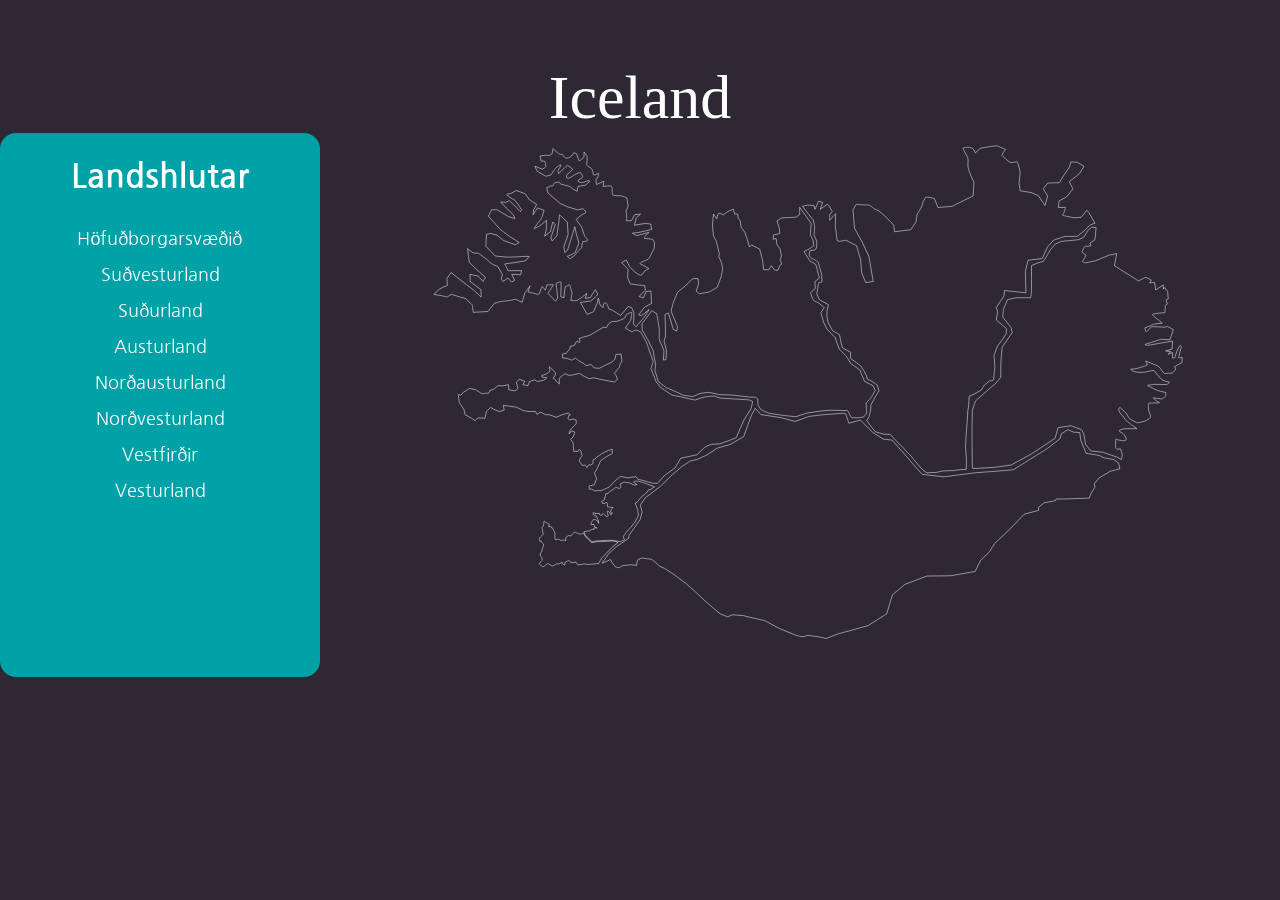
<file: Skilaverkefni_1/index.html>
<!DOCTYPE html>
<html>
<head>
	<title></title>
	<link rel="stylesheet" type="text/css" href="main.css">
	<link href="https://fonts.googleapis.com/css?family=Nanum+Gothic" rel="stylesheet">
</head>
<body>

	<header>Iceland</header>

	<div class="grid">
		<div class="menu">
			<div class="hedder">
				<h2>Landshlutar</h2>
			</div>
			<ul>
				<li data-place="1">Höfuðborgarsvæðið</li>
				<li data-place="2">Suðvesturland</li>
				<li data-place="3">Suðurland</li>
				<li data-place="4">Austurland</li>
				<li data-place="5">Norðausturland</li>
				<li data-place="6">Norðvesturland</li>
				<li data-place="7">Vestfirðir</li>
				<li data-place="8">Vesturland</li>

				
				
			</ul>
							
		</div>

		<div>

			<svg xmlns="http://www.w3.org/2000/svg"  height="100%" viewBox="0 0 1920 1080"><style>.a{stroke-width:1px;stroke:#fefefe;}</style>
				<path d="m669.6 695.8 13.5-15 21.5-15.7 11.8-19.5 16.3-3.5 15.3-3.1 16.3-15.7 12.5-5.2 17-1 17.7-6.3 14.9-5.9 14.9-34.5 14.6-23.4 3.1-13.6-6.9-3.5-21.2-1.4-36.1-2.1-12.1-4.2-11.5 0.7-12.5 2.4-14.6 4.9-25.7-5.9-19.8-4.2-21.9-14.6-9.4-11.9-10.1-25.8c0 0 4.2-13.6 4.2-14.6 0-1-9.4-24.4-10.4-30-1-5.6-14.6-28.2-14.6-28.2 0 0-6.2-3.8-9.7-3.5-3.5 0.3-7.3 3.5-7.3 3.5l-13.2-7.7 10.4-15.3c0 0 3.5-14.3 2.1-15.3-1.4-1-9.4 2.8-9.4 2.8 0 0-4.5 7-4.5 8 0 1-15.6 6.6-15.6 6.6h-9.4l-6.9 4.9-4.5 7.3-5.9-0.7-15.6 9.4-12.5 7-11.5 3.1-8.7 3.1 2.1 4.2-1.7 3.8-3.1-2.8-3.1 1.4-3.5 7-8.3 2.1-0.7 5.2-4.2 4.2-3.1 4.2-7.3 1.4v7.3l10.4 1.7 8.3 3.1 6.9-4.2c0 0 4.9 3.1 5.2 4.2 0.3 1 9 5.2 10.4 6.3 1.4 1 5.2 4.2 5.2 4.2l10.8-1.7 5.9 6.6 10.4 0.7 9.7-5.2 15.6-7.3 5.9-6.6 1.4-8.4 10.4-0.7 1 8.4 0.7 7c0 0-2.8 1-3.1 2.8-0.3 1.7-2.1 8-2.1 8 0 0-2.1 1-2.1 2.1 0 1-8 10.1-8 10.1l3.8 4.2 2.4 7.7-5.6 5.2-24-4.5-17.4-3.8-9.4 1.7-9.4-4.9-9.4-5.6-16 3.5h-6.2l-6.2-3.1c0 0-11.1 7.7-11.5 9.1-0.3 1.4 0 11.5 0 11.5l-5.9-5.2-3.5-4.9-3.1-1.4 4.5-6.3-0.3-5.2-11.5-11.2 1 8.4-5.2 4.9-11.1 4.2 0.7 3.1 9.4 1.4-5.9 4.9-13.9 2.4-3.8-3.5-10.8 3.5-3.1 8.4-10.1-2.4 4.2-6.3-11.5-4.2-5.6 6.3 3.5 11.9-6.2 4.9-12.5-2.1v-5.2l-0.3-4.9-11.5 2.1h-10.1l-7.6 7-8 2.1c0 0-0.3 5.9-3.5 5.6-3.1-0.3-12.5 1-12.5 1l-11.5-7.7-12.5-2.8-12.1 7.3-5.6 6.3c0 0-4.9-2.4-4.9-1.4 0 1 2.1 15.7 2.1 15.7l9 13.6 2.4 10.5 13.5 7.7 6.9 4.2 5.2-5.6 13.9 1 3.1-13.6 8-8 6.6 3.8 11.1 4.5 9.4-3.1-1.7-9.4 25.7 3.8 13.9 6.6 11.5 2.1 12.5-0.3 3.1 5.6 7.3-4.2 9.4 4.9 8 0.3 13.9 4.9 12.1-5.2 11.5-3.1 4.2 3.5-3.1 0.7-1.7 6.6 3.1 3.1 7.3-2.1 5.9 2.1v7.3l-3.8 3.8-8.3 9.1-2.1 7.3 5.2-5.9 6.2 2.1-2.8 9.4-5.6 5.2 4.9 6.3 0.7 7.3 0.7 10.1 8 0.3 3.1-4.2 2.8 3.1 2.8 9.4c0 0-7.3 9.1-5.6 11.2 1.7 2.1 6.2 8.4 6.2 8.4 0 0 3.8-1 5.2-1 1.4 0 3.5 5.2 3.5 5.2l4.2-5.9 3.8 1 4.2-3.1 0.3-7.3 3.5-1.4 2.4-3.1 7.3-4.9 4.9-3.5 12.1-5.9 8-2.1-0.3 8.4-10.1 5.2-12.5 8.4-7.3 15.7-5.2 9.4 4.2 11.2-4.9 12.2-10.4 2.4 0.7 6.3 4.2-0.7 6.2 3.8 14.2-0.7 14.6-6.6 11.1-11.5 11.5-10.1 14.2 3.1 16.7-2.4 4.5 5.6 7.3 1.4 19.4 5.6z" fill="rgba(0, 0, 0, 0)" class="a" data-place="8"/>
				<path d="m664.3 702.3-12.4-4.4-9.7-3.7-10.5-3h-6.1l-2.7 1.1 1 2 3.2 2.5 2.4 0.7-4.6 1.8-11.2-5-6.6-0.5-3.1-0.9-8.2 4.3 1.7 5.2-3.1 3.7-6.1-2.5c0 0-3.9 1.1-4.2 2.1-0.3 1.1-8.7 5.9-8.7 5.9l-4.1 4.8-3.4-1.1-3.6 13.1c0 0-5.9 2.8-5.1 2.8 0.8 0 0.8 3.6 0.8 3.6l5.6 1.1 2.7-3.2 2 2.3 0.8 7.3 5.6 0.7 5.3 0.5-3.6 3.2c0 0 0.5-0.9-1.2 3.7-1.7 4.6 3.2 3.6 3.2 3.6l-2.3 3.9c0 0-1.4 0.1-1.4-0.2 0-0.3-1.3-3.4-1.3-3.4l-2.7-3c0 0-2.9-0.6-2.9-0.2 0.1 0.4 1.1 4.3 1.1 4.3l1.4 4.5-3 1.9-3.7-2.8-3.2-3.2c0 0-2.6 1.8-3.2 2.1-0.6 0.4 0.7 1.9-2.5 0.8-3.2-1.1-2-3.6-2-3.6l-4.8 0.4-4.1 0.2c0 0 0.7-0.3 0.5-1-0.2-0.7-4.3-0.4-4.3-0.4 0 0 0.5 3.5 0.7 3.5 0.2 0 2.7 2.2 2.7 2.2l3.7 0.8 1.5 5.5 2 1.9 0.7 6.7-2.1-4.7-3.8-2.2c0 0-4.5-1.4-5-0.4-0.5 1.1-4 5.8-4 5.8l0.2 4.3 5.4-0.6c0 0 1 5 1.3 5 0.3 0 4.9 2.3 4.9 2.3l-3.1-0.6-3.5 0.8 0.2 2.6-4.4-0.3-3.6 3-5.3 0.3-6.7 1.5 3.4 7.4 8.2 7.8 3.6 4.4c0 0 13.3-1.9 14.1-1.8 0.7 0.1 25.7-1.1 25.7-1.1l11.8 1.9 5.8 1.1 8.3-3.8c0 0-3.4-6.4-2.5-6.9 0.8-0.5 7.1-9.3 7.1-9.3l7.3-8 9.1-11.3 6.4-13.1-1.4-11.6-5-12.6 3.7-1.5c0 0 7.4-9.5 8-10.2 0.6-0.6 12.1-9.8 12.1-9.8l2.4-4.5 5.4-1.5z" style="fill:rgba(0, 0, 0, 0);" class="a" data-place="1"/>
				<path d="m520.8 795.6 2.6-1 3.3 6.4 7.3 7.4 5.2 4.9 9.5-1.8 25.4-1.1 6.4-0.6 11.7 2.7-12.9 10.6-20.4 21.1-5.8 10.6-13.4 1.1-8.4 0.6-6.5-1-12.7 2-3.7-5.5-10.2 1.1c0 0-2.4-4.1-2.8-4.1-0.4 0-3.2 0.5-3.2 0.5l-5.6 2.8-0.9 5.4-4.5-2.7-0.4-2.7-5.1 2.7c0 0-5.7 0.8-6.4 0.6-0.7-0.2-3.3 2.1-3.3 2.1l-5 2.2-4-2.7c0 0-4.9-2.3-5.2-2.5-0.3-0.2-4.9 4.1-4.9 4.1 0 0-3.4 2.1-4.5 2.2-1 0.1-3.5-1.7-3.4-2 0.1-0.3-2.2-2.6-2.7-2.6-0.5 0-1.5-1.5-0.8-1.9 0.7-0.4 4.8-5.5 4.8-5.5l0.9-5.7-3.6-3.4-0.5-5.5 2.7-2 2.1-8.6 2-4.8-0.3-3-4.3-4.1-0.5-2-2.4 0.5c0 0-1.1-3.5-1-5.1 0.1-1.5 4.6-5.5 4.6-5.5 0 0 2.5-1.7 2.8-2.6 0.3-0.9-1.5-11.4-1.5-11.4 0 0-1.5-1.4-1-1.8 0.5-0.4 3.4-4.1 3.4-4.9 0-0.8 0.8-6.9 0.8-6.9 0 0-0.8-2.2 1.1-1.2 1.9 1 3.5 2.9 3.5 2.9 0 0 1.6 0.5 2.1 0.7 0.5 0.2 1.8 1.2 2.1 1.2 0.3 0 2.4 1.1 2.4 1.1l-2.2 4.1 5.5 0.8 0.4 1.9 2.6 0.9 1.2 1.8 0.4 3.3 1.5 1.6c0 0 1.2 0 1.1 1.3-0.1 1.3 0.1 6.5 0.1 6.5v5.2l1.2 3.2 3.5-0.5c0 0 2.1-0.6 2.4-0.6 0.3 0 5.9 2.9 5.9 2.9 0 0 3.6-1.6 5.2-1.1 1.5 0.5 3.6 1.2 3.6 1.2 0 0-0.5-5.6-0.1-6.1 0.4-0.5 5.1-4 5.1-4 0 0 4.7 0.8 5.3 0.4 0.6-0.4 3.6-5.3 4.3-5.3 0.6 0 3.1-2.3 4-1.9 0.8 0.4 6.4 3 6.4 3l2.8 0.9z" style="fill:rgba(0, 0, 0, 0);" class="a" data-place="2"/>
				<path d="m573.4 834.8 15-13.4 24.3-16.6 0.8-6.1 21.9-30.8 4.1-15.4-3.6-13.8 9.7-14.2 29.2-22.3 25.1-24.3 18.6-15.8 16.6-10.9 14.6-3.6 18.6-8.5 20.3-13.4 25.9-7.3 26.7-15.8 15.4-42.5 7.7-13.4 10.9 12.2 41.3 6.5 26.7 7.3 28-10.1 30-3.6 24.7-1.6c0 0 15.8-1.6 17-0.8 1.2 0.8 6.9 19.5 6.9 19.5l23.1-6.1 24.7 24.7 20.7 13 17.4 2c0 0 35.7 40.1 36.9 42.1 1.2 2 23.1 25.9 23.1 25.9l43 4.9 62.8-8.1c0 0 73.3-5.3 75-6.1 1.6-0.8 66.5-41.3 66.5-41.3l26.3-20.3 2.4-9.7 13-8.1 11.3 4.9 12.2 0.8 2.4 16.2 10.5 25.1 25.9 4.1 9.3 4.8 19.8 3.4 9.5 7.2 2.3 11.2-18.9 4.9-22.3 13.2-9.5 11.7 1.1 6.9-7.7 12.3-3.4 9.2-51 1.7h-14.6l-1.7 3.4-22.6 4.3-10.9 8.9 0.3 6-28.9 7.7-28.7 29.8-29.2 27.8-11.7 18.1-16.9 16-10.6 21.8-48.4 8.6-47.6 0.6-43.6 16.6-24.6 20.6-11.5 37.8-37.2 23.5-60.2 16.6-22.6 8.8-14.6-3.2-23.5-3.2-5.7 3.2-8.9-1.2-9.7-2.8-30.4-12.6-30-15.8-21.9-4.9-19.9-4.9-21.9-1.6-9.3 4.1-15-6.1-28-23.9-20.7-19.5-17.8-15.8-27.1-20.3-17-10.9-8.5-3.6c0 0-16.4-14.8-17.8-14.5-1.4 0.3-18.9-2.3-18.9-2.3l-6.9 3.2-2.6 6v5.4l-12.9-1.1-15.5 2c0 0-4.3 2-5.2 3.4-0.9 1.4-8.6-1.1-8.6-1.1l-5.7-6.9-4.3-7.7-16.6 7.2z" style="fill:rgba(0, 0, 0, 0);" class="a" data-place="3"/>
				<path d="m580.3 351.8 16.6 10.5 14.6-17.8 7.3 2 4.5 11.3-0.8 21.5 4.9 5.3 17-19.5 8.9-14.6-14.6 12.2-6.1-1.6 11.8-15.4 13.8-7.3-1.2-24.7-9.7 1.2-5.3 12.6-8.5-2.8 12.6-13-1.6-8.9-10.9-0.8-17.8-2.4-5.3-13 1.2-15.8-13-13.4 9.3-5.3 6.5 13 9.7 10.5c0 0 10.1 6.9 12.6 6.9 2.4 0 8.1-8.9 8.1-8.9l8.1-4.5-13.4-7.3c0 0-6.1-1.2-3.2-3.6 2.8-2.4 8.1-5.3 12.2-6.1 4.1-0.8 7.7-8.1 8.1-9.7 0.4-1.6 6.5-12.6 6.5-12.6l1.2-11.8-4.1-6.9c0 0-10.5-1.6-15.4-1.6-4.9 0 8.1-12.2 8.1-12.2l-24.3 6.5-8.5-4.9 12.6-1.6 25.5-5.7-1.6-10.9-10.9-1.2-21.5 3.6 3.6-14.6 8.5-7.3-11.3 0.8c0 0-5.3 9.3-5.7 10.9-0.4 1.6-10.9 1.6-10.9 1.6 0 0 0.8-14.2-0.4-15.8-1.2-1.6 0-6.1 1.2-8.1 1.2-2 2.4-5.3 2.4-5.3l-2.4-16.2c0 0-8.9-4.1-12.2-4.5-3.2-0.4-13.8 0.4-15.8-1.6-2-2-1.2-12.6-1.2-12.6 0 0 0.4-4.9-3.2-5.3-3.6-0.4-14.6 1.2-14.6 1.2l1.2-10.5-14.6 6.5-1.2-9.3c0 0 4.9-6.1 4.9-8.5 0-2.4 2.8-5.3-1.6-3.6-4.5 1.6-6.9 4.1-8.1 2-1.2-2-1.2-6.9-1.2-6.9 0 0-2.4-6.1-4.9-7.3-2.4-1.2-8.5-3.6-7.3-7.7 1.2-4.1 0.8-15.4 0.8-15.4l-6.1-7.7v10.1c0 0-8.5 8.1-9.7 6.9-1.2-1.2-4.9-13.4-4.9-13.4l-5.7-2.4-5.3 7.3c0 0-5.3 3.6-8.5 3.6-3.2 0-6.9-3.2-7.3-5.7-0.4-2.4-5.3-0.8-8.1-2.8-2.8-2-12.2-10.5-12.2-10.5l-1.6 9.7-6.1 4.5-5.7-1.2-12.2 1.6 2 10.5c0 0 6.1-1.2 7.3 0.4 1.2 1.6 2.4 7.7 2.4 9.7 0 2-7.3 5.7-7.3 5.7l-9.3-3.6-5.3-2.4 4.1 9.7 17 10.1c0 0 10.1-1.2 11.3-3.2 1.2-2 7.7-11.8 7.7-11.8 0 0 10.9-9.7 11.3-6.9 0.4 2.8-3.2 5.7-4.9 9.3-1.6 3.6 0.8 7.7 0.8 7.7 0 0 6.1-7.3 8.9-9.3 2.8-2 8.5-7.7 8.5-7.7l10.5 8.1c0 0-8.9 9.3-10.9 10.1-2 0.8-3.2 9.7 2.8 7.7 6.1-2 10.9-6.5 13.4-7.7 2.4-1.2 9.7-3.6 9.7-3.6 0 0 3.2 4.5 4.5 7.3 1.2 2.8-4.9 5.3-8.5 8.1-3.6 2.8 4.5 4.5 6.1 4.9 1.6 0.4 15.8-5.7 16.2-3.6 0.4 2-8.5 8.5-8.5 8.5l-14.6 2.4-1.6 9.7-9.3-4.9c0 0-3.2-3.6-6.5-4.9-3.2-1.2-17-4.5-17-4.5 0 0-1.2-5.3-7.3-3.6-6.1 1.6-6.5 2.4-6.9 4.5-0.4 2-2.8 3.6-2.8 3.6 0 0-4.1-2-3.2-0.8 0.8 1.2-7.3 3.2-7.3 3.2l2.4 10.9 24.3 20.7 16.6 7.3 18.2 5.3 10.1-2c0 0 6.5 4.1 6.1 6.5-0.4 2.4-7.7 4.9-7.7 4.9l-11.8 9.7 10.9 15 6.1 18.2c0 0 7.7 6.9 4.9 9.3-2.8 2.4-8.5 1.2-8.5 1.2l-2.8 12.6c0 0-12.6 13.4-13 14.6-0.4 1.2-9.7 7.3-9.7 7.3 0 0-7.3-6.1-5.3-5.3 2 0.8 15.8-7.3 15.8-7.3l7.3-19-4.9-16.2-3.2-15.8-14.6 46.6-5.3 4.5-2-10.9 8.5-25.1-1.6-24.3-15.4-14.6-1.2 11.8-4.1 29.6-9.3 10.5-2.8-5.7 8.9-26.7-4.9-5.3-4.9 19.5-11.3 8.9 3.6-15v-16.6l-13 10.9c0 0-12.2 6.5-11.3 4.9 0.8-1.6 11.8-17 13.4-18.2 1.6-1.2 6.1-17.4 6.1-17.4l-13-4.9-8.9 13.8 1.2-9.7 6.1-10.9-14.2-9.3-8.5-11.8-17.4-6.5-10.9 5.7c0 0-8.1 0.8-8.5 2.4-0.4 1.6 17 11.8 17 11.8l12.6 18.2-2.4 3.6-14.6-14.6-7.7-7.3-6.1 3.6-10.9-0.8 11.3 12.2 14.2 13.4 2.8 7.3-12.2-3.6-23.5-13.8h-10.5l-6.5 12.6 23.5 26.3 18.2 13.8 19.5 12.2-7.7 4.5-23.1-8.1-13.4-10.9-13.4-3.6-7.3 2.4-1.2 23.1 18.6 19.5 25.1 2.4c0 0 21.1-0.8 24.7-1.2 3.6-0.4 17.8-0.4 17.8-0.4l-6.9 8.5-15.8 2.8-25.9 3.6 6.5 13.4h26.7l-1.6 8.1-17.8-0.8 5.7 11.8-6.1 3.6-6.9-8.1-10.1 6.9-3.6-4.9 2.4-8.5-8.5-15.8c0 0-15.8-6.9-15.8-8.5 0-1.6-23.1-18.2-23.1-18.2l-10.9-0.8-10.9-8.5 3.6 27.6 19.9 18.6 11.8 10.5-4.5 8.5-10.1-10.9-15.8-3.2 0.4 14.2 21.5 16.2v14.6l-13-12.6-16.2-12.2-30.4-23.9-8.1 12.2 0.8 13.4-10.5 4.5-6.1 3.6-10.1 9.7 14.6 2.4c0 0 12.6 3.6 12.6 2.4 0-1.2 8.1-4.9 8.1-4.9l16.2 5.3c0 0 12.6 2.8 13 4.5 0.4 1.6 10.5 9.3 11.3 10.9 0.8 1.6 2.4 15 2.4 15l29.2-1.6 13-16.6c0 0 16.6-4.5 19.9-4.1 3.2 0.4 21.9-3.6 21.9-3.6l13 6.1 4.9-17.8 10.9-15c0 0-4.9 12.6-3.6 12.6 1.2 0 12.2 2.4 12.2 2.4 0 0 8.9 3.6 9.7 0.8 0.8-2.8 5.3-14.2 5.3-14.2 0 0 6.9 5.7 6.9 6.9 0 1.2 2.8-10.5 2.8-10.5h13l-10.9 17 15 15.4 4.5-5.7-3.2-29.6c0 0 9.3-4.5 9.7-2 0.4 2.4-0.4 28.8-0.4 28.8l6.1 1.6 2.4-21.1c0 0 7.3-4.5 8.5-4.5 1.2 0 5.3 16.6 5.3 16.6l-2.4 15c0 0 10.5 0 12.2-0.4 1.6-0.4 10.5-6.9 10.5-6.9l8.9-7.3-2.8 10.1 9.7-1.6 10.1-15.8c0 0 4.1 6.5 4.5 9.3 0.4 2.8-14.2 13.4-14.2 13.4l-19.9 2.8 13.4 23.5 12.6-4.9 6.9-16.6 2.8-10.5 3.2 13.4 6.1 5.3c0 0-0.4-9.3 4.1-9.7 4.5-0.4 6.9 11.8 6.9 11.8z" style="fill:rgba(0, 0, 0, 0);" class="a" data-place="7"/>
				<path d="m658.5 352.8-12.2 17.2-7 8.4 0.4 12.6 12.2 21.3 9.6 20 2.5 16.1 2.4 10.3-1.6 12 6.9 22.9 15.3 11.8 15.4 6.3 19.2 9.1 19 2.4 14-6.1 16.8-2.2 21.9 4.5c0 0 22.1 0.8 23.1 0.8 1 0 38.5 4.3 38.5 4.3l9.7 0 4.3 3.4c0 0 0.6 13.9 1.3 13.9 0.7 0 4.7 7.4 6 8 1.3 0.6 14.2 6.4 14.2 6.4l28.9 4.4 25.1 2.7 21.9-7.2 26.5-4 19.9-1.7 32.8 0.6c0 0 1.9-0.9 3.4 2.4 1.6 3.3 5.6 11.5 6.2 11.6 0.6 0.1 13.2 0.6 14 0.4 0.9-0.1 9-1.1 10.5-2 1.4-0.9 6.3-7.6 5.9-9.6-0.4-2-2-16.9-0.7-18.3 1.3-1.4 10.5-11.3 10.7-12.3 0.3-1 6.9-12.3 6.9-12.3l-4.7-9.3-16.8-8.7c0 0-2.9-8-4-9.7-1.1-1.7-4.7-12.5-4.7-12.5l-18.8-13.3-6.6-11.5c0 0-3.3-4.9-5-6.2-1.7-1.3-10.9-10.7-10.9-10.7l-4.7-12.9-3.4-10-16.6-17.2-6.3-13.2-5.7-18.9 6.9-10.3c0 0-12-10.3-13.8-10.3-1.7 0-9.2-4.6-9.7-7.4-0.6-2.9-4-11.5-4-11.5l9.7-8.6-0.6-13.8 8.6-6.9-6.9-26.9-12-7.4-11.5-18.3 10.3-5.2 9.2-6.6-1.7-11.2c0 0-4.3-8.3-4.9-10.3-0.6-2 1.4-22.3 1.4-22.3l-22.9-32.4v14.3l-6.9 5.2-10.3 0.9c0 0-21.2 0-21.5 2-0.3 2-6.3 4.3-6.3 4.3l4.6 15.5 0.9 10-12.6 2.9-0.6 8.3 6-1.4 1.7 12.9 6 7.4 2.9 14.6-2.9 8.3 3.7 7.4-4.3 3.2-3.4 9.5-7.2-0.9-6-8.3-5.2 8.3-10.3-0.6-1.4-15.8-6.3-24.9-16.3-8.3-4 4-4.3-14.9-5.2-14.9-7.2-9.5-1.7-13.2-4-4-0.9-8.6-6.3-0.3-2.3-9.5-11.2 4.6-8.6 6.6c0 0-8.6-4.6-10-2.6-1.4 2-3.2 10.3-3.2 10.3l-6.6-9.2-2 22.1 2 20.6c0 0 4 9.2 4.9 9.5 0.9 0.3 6.9 28.1 6.9 28.1l-1.4 3.2 6.6 15.5 1.1 10.9-2.6 14-8 21.5-16.3 9.5-19.5 3.2-6-4.9 4.9-14.9-1.4-10.3h-9.7c0 0-9.2 7.2-9.2 8.6 0 1.4-21.5 18.3-21.5 18.3 0 0-8.3 19.8-8.6 21.2-0.3 1.4-4.9 15.8-3.7 18.3 1.1 2.6 12.3 29.2 12.3 29.2l-1.7 8.6-6.9-3.4-5.4-18.3-4.3-14.3-6.6 3.2 0.6 20.6 0.3 23.2-2.9 8.6 5.2 20.1-1.4 16.9-5.2 0.9 1.4-18.3c0 0-9.5-21.8-9.5-23.8 0-2 0-13.8 0.3-16.3 0.3-2.6-5.2-33.5-5.2-33.5z" style="fill:rgba(0, 0, 0, 0);" class="a" data-place="6"/>
				<path d="m957.7 145.6 12 15.4c0 0 9 11.3 9.3 11.3 0.3 0 3.1 13.4 3.1 13.4 0 0-1.2 15.9-1.2 16.3 0 0.4 4.9 12.2 5.1 12.6 0.2 0.4 0.4 12.3-1.4 15.8-1.8 3.5-10.5 1.9-11.9 3.3-1.3 1.4-1.6 9.4-1.6 9.4 0 0 2.1 4.1 4.9 5.5 2.7 1.4 13.1 6.6 13.5 8.7 0.4 2.1 6.6 23.8 6.6 23.8l0.2 14.9c0 0-5.7 0.7-6.3 1.2-0.6 0.5-3.6 22.6-3.6 22.6l5.1 11.3 18 9.7-3 12.2V365.8l2.4 10.9 8.5 15.4 14 8.5 3.2 16 2.8 10.1 16 8.5-0.2 12 20.3 15.2 5.9 9.1 5.1 9.5 2.2 7.5 9.7 4.7 10.3 7.7 3 11.1-6.7 10.9-9.1 16.4-1 13-3 11.3-4.5 7.5 10.3 13.8 7.3 8.5 16.2 4.5 13.2 0.6 15.2 16.8 7.1 6.3 11.5 12.6c0 0 7.9 7.3 8.5 8.7 0.6 1.4 11.1 13.8 11.1 13.8l9.1 10.5 9.5 7.3 18.4-0.6 15.6-3.2 18.8-0.4 12.8-2 13-0.4 0.4-19.5-1.8-26.7 1.4-25.7 1.8-21.7 1.2-21.5 1.8-12 1-18.2 10.3-4.5 14-8.1c0 0 5.3-9.9 6.3-9.9 1 0 8.9-7.7 8.9-7.7 0 0 9.1-1.2 9.1-2.4 0-1.2 2.4-26.7 2.4-26.7l-1.6-21.7 6.7-18.4 9.7-12.8 7.7-12.2 0.6-9.5-11.5-10.3-8.9-7.1 2.9-16.2-2.9-8.6 15.5-22.9 1.1-10.9 42.4 4.6-1.1-42.4 5.2-22.3 28.1-3.4 10.3-22.3 12-13.8c0 0 22.3-8.6 25.2-8 2.9 0.6 22.3 0 22.3 0l13.8-10.9 12-12 9.2-2.9-12-21.2-4-4.6-11.5 13.8-13.8 1.1-14.3-2.9c0 0-11.5-2.3-8.6-3.4 2.9-1.1 5.7-14.3 5.7-14.3h-14.3l1.7-13.2 14.3-7.4 13.2-16-7.4-14.3 20.6-16.6 8.6-14.3-13.2-8-12.6-0.6-3.4 10.9-10.3 14.9-9.7 15.5-22.9 0.6-8.6 11.5 8.6 14.3-5.2 18.9-13.2-19.5-14.3-6.3-21.8-3.4-2.3-14.3 2.3-21.8c0 0-4-22.9-7.4-21.8-3.4 1.1-10.3 2.9-13.2 1.1-2.9-1.7-14.9-12-15.5-13.8-0.6-1.7 6.9-11.5 6.9-11.5 0 0-12-5.2-15.5-6.9-3.4-1.7-34.4 4.6-34.4 4.6l-10.3 9.2c0 0-2.3-10.3-9.2-10.9-6.9-0.6-14.9 0-14.9 1.7 0 1.7 5.7 11.5 8 15.5 2.3 4 2.3 8 1.7 17.8-0.6 9.7 12 33.8 12 33.8l-1.7 27.5-41.8 20.6-28.1 2.3-6.9-17.8c0 0-16-4.6-17.8-1.7-1.7 2.9-6.3 9.7-6.3 13.8 0 4-10.3 18.9-10.3 18.9l-2.3 16-10.3 14.9-32.1 4-1.7-13.2-13.8-14.3-15.5-13.8-9.2-4c0 0-9.2-8.6-13.8-8-4.6 0.6-22.3-1.1-22.3-1.1l-6.3 10.9 2.9 36.1 15.5 28.1 13.2 28.1 8.6 49.9-14.9 2.3-8-19.5-2.3-26.9-8-26.9-21.2-10.9c0 0-16.6 4.6-17.2 0-0.6-4.6-2.9-21.8-3.4-25.8-0.6-4 0.6-26.9 0.6-26.9l-12 13.2c0 0 0-6.3 0-9.7 0-3.4 5.2-7.4 5.2-7.4 0 0-7.4-14.9-9.7-14.3-2.3 0.6-14.3 9.7-14.3 9.7l4.6-13.8-8-2.3-6.9 16-2.3-7.4-12-1.1z" style="fill:rgba(0, 0, 0, 0);" class="a" data-place="5"/>
				<path d="m1540.8 187.7-8.7-0.8-7.7 6.9-7.9 13-11.1 5.1-16.2 1.6-17 1.6-12.4 5.3c0 0-8.9 10.5-9.5 11.3-0.6 0.8-6.7 11.1-6.7 11.1l-7.3 12-12.8 3.6-11.1 4.9 0.2 23.9c0 0 0 26.7 0 27.4 0 0.6-1.8 12.4-1.8 12.4 0 0-28.8-0.2-30.6 0.4-1.8 0.6-15.2 3.4-15.2 3.4l-8.3 19.5-1.2 15.2 16.4 20.7 2.4 9.9-20.1 29.4-2.6 30.4v28.8l-9.7 11.8-40.7 35.5c0 0-6.3 18.2-6.1 19.5 0.2 1.2-0.6 32-0.6 32v32.2l0.6 44.6 0.8 5.9 43.6-2.4 32.8-4.7 40.1-21.9 46.8-31 6.3-21.3 25.5-3.8c0 0 19 7.3 20.1 7.3 1 0 5.5 10.1 5.5 10.1l3.2 19.5 10.3 13.2 24.3 2.6 28.4 9.9 8.1 4.7c0 0 2-7.5 2-8.5 0-1-3.6-12.8-3.6-12.8 0 0-5.7 0.6-6.5 0.8-0.8 0.2-2.4-2-3.2-3.6-0.8-1.6 0.4-16 0.4-16 0 0 10.5 2.4 12.4 2.4 1.8 0 8.9 1.6 7.9-4.1-1-5.7-6.5-10.5-6.5-10.5 0 0-7.7-3.6-7.5-4.9 0.2-1.2 9.7-4.3 10.9-4.1 1.2 0.2 18.4-0.2 18.4-0.2h6.1l-9.3-6.5c0 0-10.1-8.3-12.2-9.7-2-1.4-6.5-10.7-8.5-11.1-2-0.4-6.1-8.9-6.1-9.5 0-0.6 1.4-5.9 2.2-5.5 0.8 0.4 9.7 8.5 11.3 10.1 1.6 1.6 7.3 12 8.5 12.6 1.2 0.6 10.9 6.5 13.8 7.7 2.8 1.2 6.7-1 13.8-2.4 7.1-1.4 13.2-7.5 13.8-8.5 0.6-1-2-8.1-3.2-11.8-1.2-3.6-1.8-15.2 0-15.8 1.8-0.6 17.2-0.6 19.7-0.6 2.4 0 0.6-1.8-2.6-2.8-3.2-1-8.9-7.3-8.9-7.3 0 0 16.6 2 17.6 2.4 1 0.4 7.7-5.5 7.7-6.5 0-1 0.2-6.5 0.2-6.5 0 0-14-2.6-19.9-5.5-5.9-2.8-12.8-6.1-16.2-7.7-3.4-1.6 14.2-3 14.2-3l23.5 0.4c0 0 7.9-4.9 4.9-4.9-3 0-13-3.2-15-5.1-2-1.8-12.8-14-14.2-16.6-1.4-2.6-7.5-0.6-16.2 1.4-8.7 2-20.7 0.8-24.3-0.6-3.6-1.4-10.7-5.5-3.6-4.9 7.1 0.6 29.8-7.9 29.8-7.9l-3.2-8.1c0 0 18.4 7.5 19 7.5 0.6 0 7.1 2.4 10.7 7.9 3.6 5.5 5.9 8.3 7.3 9.1 1.4 0.8 15-0.8 16-0.8 1 0 6.5-7.5 6.5-7.5l-2.1-5.1 14.6-8 0.3-10.3c0 0-7.4 2-6.9 0 0.6-2 5.2-20.6 5.2-20.6 0 0-0.6-6.6-4.6-0.3-4 6.3-8.3 21.8-8.3 21.8 0 0-4 1.1-4.3 0-0.3-1.1 0-10.6 0-10.6l-8.9 3.7 5.2-5.4-10.3-1.4 12.9-3.7 0.9-16-18.1 3.2-30.7 5.4c0 0-9.5-0.9-4.6-2.3 4.9-1.4 30.1-9.7 30.1-9.7l18.1 0.9 6.9-20.1-12-6.6c0 0-3.7 2.3-8.6 1.7-4.9-0.6-22.1-1.1-22.1-1.1l-10.9 10.6c0 0-4.9-8.3-2.3-8.6 2.6-0.3 17.2-6.9 17.2-6.9l16.6-2c0 0-10-8.9-11.2-9.2-1.1-0.3-10.6-8-6.9-8.9 3.7-0.9 21.8-3.2 22.9-2.3 1.1 0.9 1.1-14.6 1.1-14.6l4.3-3.4-2.9-7.2 4.6-2.6-1.1-14.3-6-8.3-2.6 3.2v-8.3l-15.2 10-2-14.6-10 0.3 3.2-5.4c0 0-9.2-4.9-10.3-5.2-1.1-0.3-15.2 6.9-15.2 6.9l-47.6-30.1 4.6-24.1-14.9 2.9-27.5 11.5-19.8 4c0 0-7.7-1.7-5.7-3.4 2-1.7 6.9-12 6.9-12 0 0-7.4-5.2-8-6-0.6-0.9 5.4-12.9 7.2-11.7 1.7 1.1 10.9-1.1 10.9-1.1l-2.6-4.6 10.3-7.4z" style="fill:rgba(0, 0, 0, 0);" class="a" data-place="4"/>
			</svg>
		</div>
	</div>
	<script src="./Snap.svg-0.5.1/dist/snap.svg-min.js"></script>
	<script src="./Snap.svg-0.5.1/src/mouse.js"></script>
	<script type="text/javascript" src="main.js"></script>
</body>
</html>
</file>
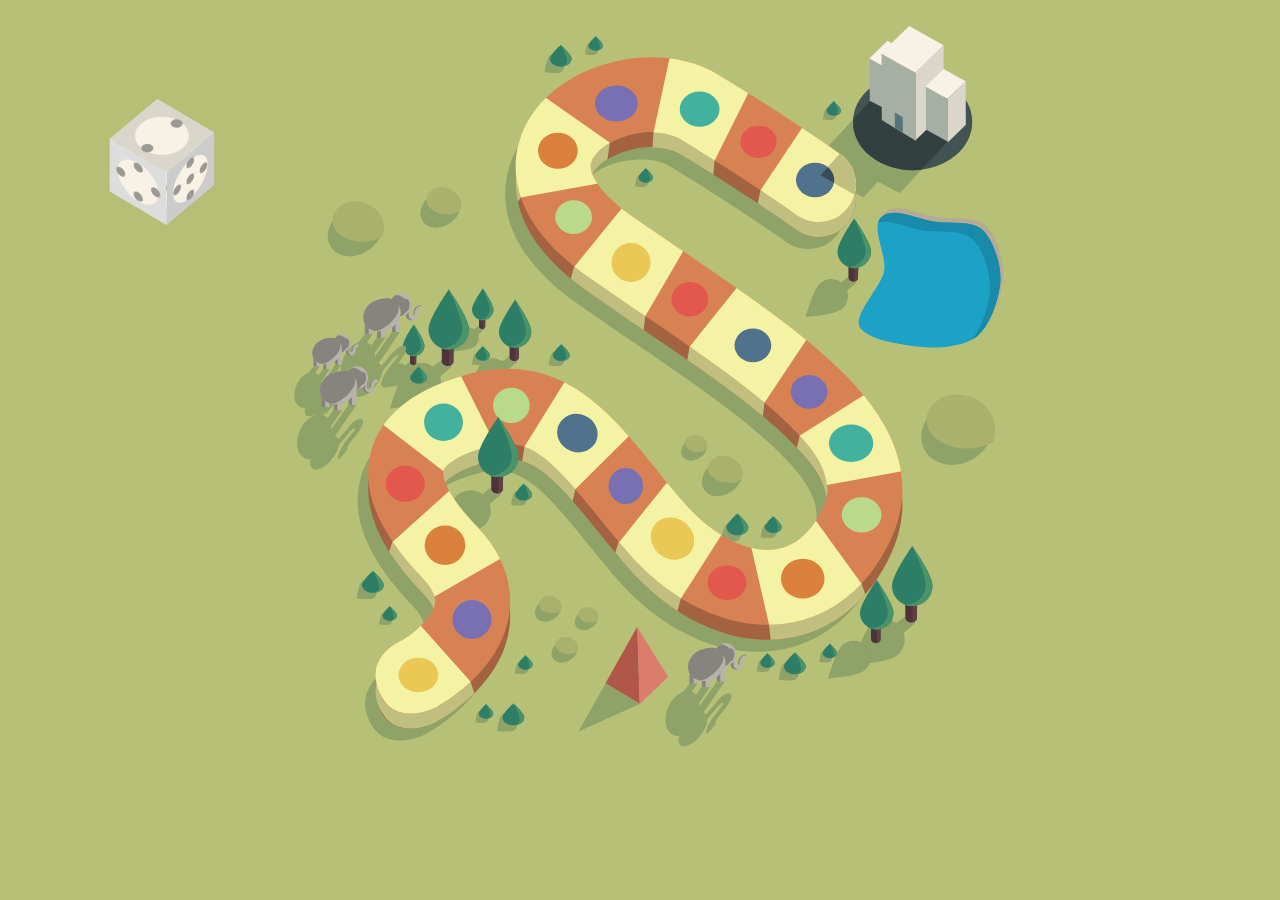
<file: Skilaverkefni_1/Snap.svg-0.5.1/demos/animated-game/index.html>
<!doctype html>
<html lang="en">

	<head>
		<meta charset="utf-8">
	    <meta name="copyright" content="Copyright © 2013 Adobe Systems Incorporated. All rights reserved.

	 Licensed under the Apache License, Version 2.0 (the “License”);
	 you may not use this file except in compliance with the License.
	 You may obtain a copy of the License at

	 http://www.apache.org/licenses/LICENSE-2.0

	 Unless required by applicable law or agreed to in writing, software
	 distributed under the License is distributed on an “AS IS” BASIS,
	 WITHOUT WARRANTIES OR CONDITIONS OF ANY KIND, either express or implied.
	 See the License for the specific language governing permissions and
	 limitations under the License.">
	
		<title>illustration</title>
		<style>
			body{
				margin: 0;
				padding: 0;
				background: #b7bf76;
				overflow: hidden;
			}
			
			svg{
				display: block;
				margin: auto;
				-webkit-transform-origin: top center;
				-webkit-transform: scale(1.5);
				-moz-transform-origin: top center;
				-moz-transform: scale(1.5);
			}
			
			.hit-area{
				cursor: pointer;
			}
			
			.face .mouth{
				-webkit-transform-origin: 0px 4px;
				-webkit-transition: -webkit-transform .4s;
				-webkit-transform: scale(1, 0);
				-moz-transform-origin: 0px 4px;
				-moz-transition: -webkit-transform .4s;
				-moz-transform: scale(1, 0);
			}
			
			.face .eye.right{
				-webkit-transform-origin: 8px -4px;
				-moz-transform-origin: 8px -4px;
			}
			
			.face .eye.left{
				-webkit-transform-origin: -8px -4px;
				-moz-transform-origin: -8px -4px;
			}
			
			.face .eye{
				-webkit-transition: -webkit-transform .2s;
				-webkit-transform: scale(1, 0);
				-moz-transition: -webkit-transform .2s;
				-moz-transform: scale(1, 0);
			}
			
			@-webkit-keyframes breeze{
				0% {
					-webkit-transform: rotate(0deg);
				}
				50% {
					-webkit-transform: rotate(10deg);
				}
				100% {
					-webkit-transform: rotate(0deg);
				}
			}
			
			@-moz-keyframes breeze{
				0% {
					-moz-transform: rotate(0deg);
				}
				50% {
					-moz-transform: rotate(10deg);
				}
				100% {
					-moz-transform: rotate(0deg);
				}
			}
			
			@-webkit-keyframes blink{
				0% {
					-webkit-transform: scale(1, 0);
				}
				10% {
					-webkit-transform: scale(1, 1);
				}
				90% {
					-webkit-transform: scale(1, 1);
				}
				100% {
					-webkit-transform: scale(1, 0);
				}
			}
			
			@-moz-keyframes blink{
				0% {
					-moz-transform: scale(1, 0);
				}
				10% {
					-moz-transform: scale(1, 1);
				}
				90% {
					-moz-transform: scale(1, 1);
				}
				100% {
					-moz-transform: scale(1, 0);
				}
			}
			
			@-webkit-keyframes talk{
				0% {
					-webkit-transform: scale(1, 0);
				}
				50% {
					-webkit-transform: scale(1, 1);
				}
				100% {
					-webkit-transform: scale(1, 0);
				}
			}
			
			@-moz-keyframes talk{
				0% {
					-moz-transform: scale(1, 0);
				}
				50% {
					-moz-transform: scale(1, 1);
				}
				100% {
					-moz-transform: scale(1, 0);
				}
			}
			
			.tree{
				-webkit-transform-origin: 50% 100%;
				-webkit-animation: breeze 2s ease-out infinite;
				-moz-transform-origin: 50% bottom;
				/*-moz-animation: breeze 2s ease-out infinite;*/
			}
			
			.tree .face.animating .eye{
				-webkit-transform: scale(1, 1);
				-moz-transform: scale(1, 1);
			}
			
			.face.animating .eye{
				-webkit-animation: blink 5s infinite;
				-moz-animation: blink 5s infinite;
			}
			
			.face.animating .mouth{
				-webkit-animation: talk 1s infinite;
				-moz-animation: talk 1s infinite;
			}
			
			#cube-hitarea{
				position: absolute;
				top: 100px;
				left: 100px;
				width: 125px;
				height: 125px;	
				cursor: pointer;		
			}
			
			#cube{
				position: absolute;
				left: 25px;
				top: 25px;
				width: 74px;
				height: 74px;
				z-index: 100;
				backface-visibility: visible;
				pointer-events: none;
				-webkit-transform-style: preserve-3d;
				-webkit-transform-origin: center center;
				-webkit-backface-visibility: visible;
				-webkit-transform: rotateX(-45deg) rotateY(50deg);
				-webkit-transition: -webkit-transform 1s;
				-moz-transform-style: preserve-3d;
				-moz-transform-origin: center center;
				-moz-backface-visibility: visible;
				-moz-transform: rotateX(-45deg) rotateY(50deg);
				-moz-transition: -moz-transform 1s;
			}
			
			.side{
				position: absolute;
				top: 0;
				left: 0;
				width: 74px;
				height: 74px;
				pointer-events: none;
				backface-visibility: visible;
				-webkit-transform-origin: center center;
				-webkit-backface-visibility: visible;
				-moz-transform-origin: center center;
				-moz-backface-visibility: visible;
			}
			
			.side *{
				pointer-events: none;
			}
			
			#cube .side:nth-child(1) {
				-webkit-transform: translateY(37px) rotateX(90deg);
				-moz-transform: translateY(37px) rotateX(90deg);
			}
			
			#cube .side:nth-child(2) {
				-webkit-transform: translateY(-37px) rotateX(-90deg);
				-moz-transform: translateY(-37px) rotateX(-90deg);
				
			}
		
			#cube .side:nth-child(3) {				
				-webkit-transform: translateX(37px) rotateY(-90deg);
				-moz-transform: translateX(37px) rotateY(-90deg);
				
			}
			
			#cube .side:nth-child(4) {				
				-webkit-transform: translateX(-37px) rotateY(-90deg);
				-moz-transform: translateX(-37px) rotateY(-90deg);
			}
			
			#cube .side:nth-child(5) {	
				-webkit-transform: translateZ(37px) rotateZ(90deg);
				-moz-transform: translateZ(37px) rotateZ(90deg);
			}
			
			#cube .side:nth-child(6) {			
				-webkit-transform: translateZ(-37px) rotateZ(0deg);
				-moz-transform: translateZ(-37px) rotateZ(0deg);
			}
		
		</style>
	</head>
	<body>
		<svg version="1.1" xmlns="http://www.w3.org/2000/svg" xmlns:xlink="http://www.w3.org/1999/xlink" x="0px" y="0px" width="500px"
			 height="500px" viewBox="0 0 500 500" enable-background="new 0 0 500 500" xml:space="preserve">
		
		<g id="Layer_1">
			<rect x="1.103" y="-3.397" fill="#B7C077" width="498.897" height="503.397"/>
			<polygon fill="#8FA268" points="418.781,75.171 403.456,67.284 371.524,101.763 386.849,109.65 	"/>
			<polygon fill="#8FA268" points="455.281,94.171 439.956,86.284 408.024,120.763 423.349,128.65 	"/>
			<g>
				<path fill="#8FA268" d="M307.422,349.64c2.285-1.785,5.976-0.877,8.245,2.027s2.255,6.705-0.03,8.49
					c-2.285,1.785-11.397,0.436-11.397,0.436S305.137,351.425,307.422,349.64z"/>
				<path fill="#2D7E66" d="M322.176,351.605c0,2.9-3.246,5.25-7.25,5.25s-7.25-2.35-7.25-5.25c0-2.899,7.25-9.25,7.25-9.25
					S322.176,348.706,322.176,351.605z"/>
				<g>
					<path fill="#4B9469" d="M315.638,343c0.56,1.102,4.291,8.604,3.316,11.104c-0.551,1.413-1.879,2.357-3.551,2.734
						c3.781-0.179,6.774-2.45,6.774-5.233C322.176,349.266,317.461,344.685,315.638,343z"/>
					<path fill="#4B9469" d="M315.501,342.874c-0.351-0.322-0.574-0.518-0.574-0.518s-0.585,0.515-1.411,1.303
						C314.567,343.22,315.325,342.938,315.501,342.874z"/>
				</g>
			</g>
			<path fill="#B7AA92" d="M448.987,144.849c11.418,1.436,26.354-1.275,32.959,6.957c6.697,8.347,11.56,23.593,10.135,34.927
				c-1.426,11.333-7.266,28.424-15.822,34.852c-8.438,6.34-26.34,8.047-37.757,6.611c-11.418-1.436-32.753-3.982-39.358-12.215
				c-6.697-8.347,14.278-27.631,15.704-38.964c1.426-11.333-9.795-29.455-1.239-35.883
				C422.048,134.793,437.569,143.412,448.987,144.849z"/>
			<path fill="#1DA2C7" d="M446.987,147.849c11.418,1.436,26.354-1.275,32.959,6.957c6.697,8.347,11.56,23.593,10.135,34.927
				c-1.426,11.333-7.266,28.424-15.822,34.852c-8.438,6.34-26.34,8.047-37.757,6.611c-11.418-1.436-32.753-3.982-39.358-12.215
				c-6.697-8.347,14.278-27.631,15.704-38.964c1.426-11.333-9.795-29.455-1.239-35.883
				C420.048,137.793,435.569,146.412,446.987,147.849z"/>
			<path fill="#188BAB" d="M479.946,154.806c-6.605-8.232-21.542-5.521-32.959-6.957c-11.418-1.436-26.939-10.056-35.378-3.716
				c-1.42,1.067-2.287,2.462-2.765,4.089c8.765-2.002,21.436,4.406,31.143,5.627c11.418,1.436,26.354-1.275,32.959,6.957
				c6.697,8.347,11.56,23.593,10.135,34.927c-1.176,9.346-5.356,22.603-11.584,30.571c0.994-0.534,1.935-1.098,2.762-1.719
				c8.556-6.428,14.396-23.519,15.822-34.852C491.507,178.399,486.644,163.153,479.946,154.806z"/>
			<g>
				<path fill="#8FA268" d="M141.244,332.65l5.092,6.17l9.996-8.312c0.023-0.018,0.05-0.027,0.072-0.046
					c1.341-1.106,1.322-3.343-0.042-4.995s-3.556-2.095-4.896-0.988C151.261,324.648,141.244,332.65,141.244,332.65z"/>
				<path fill="#8FA268" d="M143.154,334.964l12.684-10.036c-1.354-1.194-3.192-1.423-4.372-0.449
					c-0.205,0.169-10.222,8.171-10.222,8.171L143.154,334.964z"/>
				<path fill="#8FA268" d="M128.41,330.061c5.75-4.746,14.259-3.932,19.005,1.819c4.746,5.75,3.932,14.259-1.819,19.005
					c-5.75,4.746-29.031,6.456-29.031,6.456S122.66,334.807,128.41,330.061z"/>
				<path fill="#8FA268" d="M116.565,357.341c0,0,0.07-0.005,0.176-0.014c1.86-4.138,9.678-20.974,15.261-24.357
					c6.072-3.679,13.88-1.998,17.949,3.676c-0.5-1.695-1.341-3.319-2.536-4.767c-4.746-5.75-13.255-6.565-19.005-1.819
					C122.66,334.807,116.565,357.341,116.565,357.341z"/>
			</g>
			<g>
				<g>
					<path fill="#8FA268" d="M137.623,221.277l2.694,3.265l5.289-4.398c0.012-0.009,0.026-0.015,0.038-0.024
						c0.709-0.585,0.699-1.769-0.022-2.643c-0.722-0.874-1.881-1.108-2.591-0.523C142.923,217.043,137.623,221.277,137.623,221.277z"
						/>
					<path fill="#8FA268" d="M138.633,222.501l6.711-5.31c-0.716-0.632-1.689-0.753-2.313-0.238c-0.108,0.089-5.408,4.324-5.408,4.324
						L138.633,222.501z"/>
					<path fill="#8FA268" d="M130.832,219.907c3.043-2.511,7.545-2.08,10.056,0.962c2.511,3.043,2.08,7.545-0.962,10.056
						c-3.043,2.511-15.361,3.416-15.361,3.416S127.79,222.418,130.832,219.907z"/>
					<path fill="#8FA268" d="M124.565,234.341c0,0,0.037-0.003,0.093-0.007c0.984-2.189,5.121-11.098,8.075-12.887
						c3.213-1.946,7.344-1.057,9.497,1.945c-0.264-0.897-0.709-1.756-1.342-2.522c-2.511-3.043-7.013-3.473-10.056-0.962
						C127.79,222.418,124.565,234.341,124.565,234.341z"/>
				</g>
				<g id="tree_2_" class="tree">
					<path fill="#4D333C" d="M146.93,210.747h-4.233l0.025,6.878c-0.001,0.015-0.006,0.03-0.006,0.045c0,0.92,0.919,1.665,2.052,1.665
						s2.052-0.746,2.052-1.665C146.821,217.53,146.93,210.747,146.93,210.747z"/>
					<path fill="#61403F" d="M145.342,210.747l-0.176,8.556c0.943-0.15,1.656-0.823,1.656-1.633c0-0.141,0.108-6.923,0.108-6.923
						H145.342z"/>
					<path fill="#2D7E66" d="M152.309,206.382c0,3.945-3.198,7.143-7.143,7.143c-3.945,0-7.143-3.198-7.143-7.143
						s7.143-14.021,7.143-14.021S152.309,202.437,152.309,206.382z"/>
					<path fill="#4B9469" d="M145.166,192.361c0,0-0.022,0.031-0.054,0.076c1.062,2.153,5.3,11.013,4.799,14.431
						c-0.544,3.717-3.86,6.337-7.545,6.086c0.86,0.367,1.806,0.571,2.8,0.571c3.945,0,7.143-3.198,7.143-7.143
						C152.309,202.437,145.166,192.361,145.166,192.361z"/>
				</g>
			</g>
			<g>
				<g>
					<path fill="#8FA268" d="M155.331,243.566l4.078,4.942l8.006-6.657c0.018-0.014,0.04-0.022,0.058-0.037
						c1.074-0.886,1.059-2.677-0.034-4.001c-1.092-1.323-2.848-1.678-3.922-0.792C163.354,237.157,155.331,243.566,155.331,243.566z"
						/>
					<path fill="#8FA268" d="M156.86,245.419l10.159-8.038c-1.084-0.957-2.556-1.139-3.501-0.36c-0.164,0.135-8.187,6.545-8.187,6.545
						L156.86,245.419z"/>
					<path fill="#8FA268" d="M145.052,241.492c4.606-3.801,11.42-3.149,15.221,1.457c3.801,4.606,3.149,11.42-1.457,15.221
						c-4.606,3.801-23.252,5.171-23.252,5.171S140.446,245.293,145.052,241.492z"/>
					<path fill="#8FA268" d="M135.565,263.341c0,0,0.056-0.004,0.141-0.011c1.489-3.314,7.751-16.799,12.223-19.508
						c4.863-2.946,11.117-1.6,14.376,2.944c-0.4-1.357-1.074-2.658-2.031-3.818c-3.801-4.606-10.616-5.258-15.221-1.457
						C140.446,245.293,135.565,263.341,135.565,263.341z"/>
				</g>
				<g id="tree_3_" class="tree">
					<path fill="#4D333C" d="M169.418,227.627h-6.407l0.039,10.412c-0.001,0.023-0.008,0.045-0.008,0.068
						c0,1.392,1.391,2.521,3.107,2.521s3.107-1.129,3.107-2.521C169.255,237.895,169.418,227.627,169.418,227.627z"/>
					<path fill="#61403F" d="M167.015,227.627l-0.267,12.951c1.428-0.227,2.506-1.246,2.506-2.471c0-0.213,0.164-10.48,0.164-10.48
						H167.015z"/>
					<path fill="#2D7E66" d="M177.561,221.02c0,5.971-4.841,10.812-10.812,10.812c-5.971,0-10.812-4.841-10.812-10.812
						s10.812-21.224,10.812-21.224S177.561,215.049,177.561,221.02z"/>
					<path fill="#4B9469" d="M166.749,199.796c0,0-0.033,0.046-0.081,0.116c1.608,3.258,8.022,16.671,7.265,21.844
						c-0.823,5.626-5.842,9.592-11.421,9.213c1.302,0.555,2.733,0.864,4.238,0.864c5.971,0,10.812-4.841,10.812-10.812
						C177.561,215.048,166.749,199.796,166.749,199.796z"/>
				</g>
			</g>
			<g>
				<g>
					<path fill="#8FA268" d="M108.244,247.65l5.092,6.17l9.996-8.312c0.023-0.018,0.05-0.027,0.072-0.046
						c1.341-1.106,1.322-3.343-0.042-4.995s-3.556-2.095-4.896-0.988C118.261,239.648,108.244,247.65,108.244,247.65z"/>
					<path fill="#8FA268" d="M110.154,249.964l12.684-10.036c-1.354-1.194-3.192-1.423-4.372-0.449
						c-0.205,0.169-10.222,8.171-10.222,8.171L110.154,249.964z"/>
					<path fill="#8FA268" d="M95.41,245.061c5.75-4.746,14.259-3.932,19.005,1.819c4.746,5.75,3.932,14.259-1.819,19.005
						c-5.75,4.746-29.031,6.456-29.031,6.456S89.66,249.807,95.41,245.061z"/>
					<path fill="#8FA268" d="M83.565,272.341c0,0,0.07-0.005,0.176-0.014c1.86-4.138,9.678-20.974,15.262-24.357
						c6.072-3.679,13.88-1.998,17.949,3.676c-0.5-1.695-1.341-3.319-2.536-4.767c-4.746-5.75-13.255-6.565-19.005-1.819
						C89.66,249.807,83.565,272.341,83.565,272.341z"/>
				</g>
				<g id="tree" class="tree">
					<path fill="#4D333C" d="M125.833,227.75h-8l0.048,13c-0.001,0.029-0.011,0.056-0.011,0.085c0,1.738,1.737,3.147,3.879,3.147
						s3.879-1.409,3.879-3.147C125.629,240.569,125.833,227.75,125.833,227.75z"/>
					<path fill="#61403F" d="M122.833,227.75l-0.333,16.171c1.783-0.284,3.129-1.556,3.129-3.086c0-0.266,0.204-13.085,0.204-13.085
						H122.833z"/>
					<path fill="#2D7E66" d="M136,219.5c0,7.456-6.044,13.5-13.5,13.5s-13.5-6.044-13.5-13.5s13.5-26.5,13.5-26.5
						S136,212.044,136,219.5z"/>
					<path fill="#4B9469" d="M122.5,193c0,0-0.041,0.058-0.101,0.144c2.008,4.068,10.016,20.815,9.071,27.274
						c-1.028,7.025-7.295,11.977-14.26,11.503c1.625,0.693,3.413,1.078,5.291,1.078c7.456,0,13.5-6.044,13.5-13.5
						C136,212.044,122.5,193,122.5,193z"/>
				</g>
			</g>
			<g>
				<path fill="#8FA268" d="M107.995,488.935c0,0-27.495,15.065-38.495-8.435s14.505-35.435,14.505-35.435l-0.12,0.066
					c8.25-4.635,21.086-15.728,22.441-24.818c0.706-4.742-2.117-10.473-8.392-17.033c-29.661-31.009-40.896-58.425-34.35-83.813
					c5.938-23.025,25.774-39.959,58.958-50.329c29.623-9.256,55.577-6.308,79.346,9.018c19.332,12.465,34.375,31.005,51.794,52.473
					c5.819,7.172,11.837,14.588,18.272,22.071c19.028,22.127,42.605,34.183,61.514,31.455c13.414-1.932,24.096-11.502,31.747-28.444
					c9.5-21.035-10.042-41.312-19.434-51.055c-23.146-24.015-60.765-49.642-100.592-76.773c-11.578-7.887-23.55-16.042-35.499-24.381
					c-70.021-48.869-47.963-94.971-39.535-107.937c24.343-37.448,86.145-51.298,124.771-27.962
					c48.298,29.18,80.323,52.135,81.663,53.098c11.212,8.058,13.768,23.68,5.71,34.891c-8.059,11.21-23.676,13.767-34.889,5.712l0,0
					c-0.312-0.225-31.873-22.831-78.34-50.905c-14.191-8.572-46.646-3.502-56.994,12.417c-2.279,3.506-2.561,6.683-0.974,10.966
					c1.817,4.903,7.769,15.154,27.204,28.718c11.716,8.177,23.57,16.252,35.033,24.061c42.021,28.626,81.712,55.665,108.441,83.397
					c15.897,16.493,26.271,32.227,31.712,48.098c6.755,19.703,5.844,39.296-2.71,58.235c-14.717,32.586-39.643,52.955-70.188,57.354
					c-4.11,0.592-8.272,0.884-12.457,0.884c-32.675,0.002-67.042-17.771-94.094-49.228c-6.902-8.025-13.149-15.725-19.19-23.17
					c-33.405-41.169-46.527-54.919-77.399-45.269c-18.515,5.786-24.713,12.207-25.456,15.09c-1.033,4.008,2.451,16.261,22.065,36.768
					c21.94,22.938,23.89,44.913,21.661,59.309C150.006,464.983,112.278,486.592,107.995,488.935z"/>
			</g>
			<polygon fill="#8FA268" points="444.031,82.921 421.206,70.034 376.024,118.763 398.849,131.65 	"/>
			<ellipse fill="#425353" cx="431.75" cy="81.25" rx="39.75" ry="32.25"/>
			<g>
				<path fill="#A46340" d="M114.994,480.935c0,0-29.994,15.565-38.994-9.935s15.006-33.935,15.006-33.935l-0.122,0.065
					c8.25-4.634,21.087-15.728,22.441-24.818c0.706-4.74-2.116-10.472-8.391-17.031c-29.663-31.01-40.897-58.425-34.35-83.815
					c5.938-23.025,25.775-39.956,58.959-50.328c29.623-9.255,55.578-6.306,79.344,9.019c19.334,12.463,34.375,31.003,51.794,52.472
					c5.821,7.172,11.837,14.588,18.271,22.072c19.032,22.125,42.604,34.183,61.516,31.456c13.416-1.935,24.097-11.503,31.747-28.447
					c3.084-6.828,9.5-21.034-19.435-51.053c-23.146-24.016-60.763-49.644-100.591-76.775c-11.578-7.884-23.55-16.041-35.5-24.381
					c-70.019-48.869-47.962-94.972-39.534-107.938c24.345-37.447,86.149-51.296,124.771-27.959
					c48.297,29.178,80.322,52.134,81.663,53.097c11.212,8.059,13.769,23.678,5.709,34.891c-8.059,11.21-23.673,13.767-34.887,5.712
					l-0.001,0c-0.312-0.225-31.871-22.832-78.34-50.906c-16.629-10.045-48.164-1.173-56.994,12.418
					c-2.278,3.506-2.562,6.682-0.975,10.966c1.819,4.903,7.769,15.153,27.207,28.719c11.716,8.175,23.568,16.25,35.031,24.06
					c42.021,28.625,81.712,55.666,108.44,83.396c15.896,16.494,26.271,32.229,31.713,48.101c6.756,19.699,5.844,39.293-2.71,58.234
					c-14.716,32.584-39.644,52.953-70.188,57.353c-36.207,5.218-76.034-12.859-106.55-48.344c-6.903-8.024-13.15-15.725-19.19-23.169
					c-33.406-41.168-46.527-54.915-77.4-45.269c-18.516,5.784-24.712,12.206-25.456,15.091c-1.031,4.006,2.453,16.26,22.065,36.766
					c21.941,22.938,23.891,44.912,21.663,59.31C157.006,456.984,119.278,478.591,114.994,480.935z"/>
			</g>
			<g>
				<polygon fill="#F8F1E5" points="417.514,47.235 402.848,38.955 414.939,27.215 429.606,35.495 		"/>
				<polygon fill="#DBD6CA" points="417.514,47.235 417.626,76.223 429.718,64.483 429.606,35.495 		"/>
				<polygon fill="#A7AFA4" points="417.835,75.829 403.169,67.548 403.052,39.102 417.719,47.382 		"/>
			</g>
			<defs>
				<filter id="Adobe_OpacityMaskFilter" filterUnits="userSpaceOnUse" x="68.781" y="48.158" width="356.179" height="437.532">
					<feColorMatrix  type="matrix" values="1 0 0 0 0  0 1 0 0 0  0 0 1 0 0  0 0 0 1 0"/>
				</filter>
			</defs>
			<mask maskUnits="userSpaceOnUse" x="68.781" y="48.158" width="356.179" height="437.532" id="SVGID_1_">
				<g filter="url(#Adobe_OpacityMaskFilter)">
					<g>
						<g>
							<polygon fill="#FFFFFF" points="369.002,174.823 349.888,155.712 327.395,140.715 330.333,127 360.675,90.792 388.113,109.084 
								411.425,132.396 					"/>
						</g>
						<g>
							<path fill="#FFFFFF" d="M338,434.397l-2-17.731l-12-43.269l24.601-5.638L365,353.397L397.667,389l6.268,18.175l-25.173,12.585
								L338,434.397z M109,409.397l-8.039-11.622l-0.527-0.589l-20.069-22.296L85,361l39.965-26.248l19.513,21.686l20.695,20.695
								L109,409.397z M272.573,415.756l-20.044-20.047l-22.137-17.711L236,360.647l31.873-29.499l24.738,19.792L306,363.397
								l-28.5,34.75L272.573,415.756z M371,333.397l-17-32l2.5-11.064l49.908-22.089l26.842,53.685L371,333.397z M204,338.397
								l-17.119-16.618l-0.7-0.639L171,310.397l2-12.731l31.342-41.103l21.523,19.565l22.677,18.143L207,326L204,338.397z
								 M124,327.397l-8.667-11.064l-43.102-28.743l26.289-19.116l29.05-14.526L154,296.667l0.404,10.951l-24.617,12.307L124,327.397z
								 M331.55,280.052l-26.058-17.373l-1.019-0.812l-23.424-18.742l1.95-11.958l35.531-34.896l22.426,17.942l23.878,15.916
								L333,268.333L331.55,280.052z M252.135,222.594l-27.238-15.888L202,192.397l4.167-14.731L241,144.397l16.76,12.017
								l24.605,14.354L253.5,210.833L252.135,222.594z M224,131.397l-53.333,0.103L163,142.397l7.215-53.596l0.489-0.834L177,67.397
								l52.833,27.769l-1.833,13.5l-5.011,8.749L224,131.397z M298.7,118.625L258,102.397l1-14.064l12.851-50.216l53.665,26.831
								L299.667,107L298.7,118.625z"/>
						</g>
						<g>
							<polygon fill="#FFFFFF" points="94.679,500 61.398,450.077 89.706,431.204 101,423.397 137,454.333 142,469.397 
								116.301,485.584 					"/>
						</g>
					</g>
				</g>
			</mask>
			<g mask="url(#SVGID_1_)">
				<path fill="#C1BF80" d="M114.995,480.935c0,0-27.495,15.065-38.495-8.435s14.505-35.435,14.505-35.435l-0.12,0.066
					c8.25-4.635,21.086-15.728,22.441-24.818c0.706-4.742-2.117-10.473-8.392-17.033c-29.661-31.009-40.896-58.425-34.35-83.813
					c5.938-23.025,25.774-39.959,58.958-50.329c29.623-9.256,55.577-6.308,79.346,9.018c19.332,12.465,34.375,31.005,51.794,52.473
					c5.819,7.172,11.837,14.588,18.272,22.071c19.028,22.127,42.605,34.183,61.514,31.455c13.414-1.932,24.096-11.502,31.747-28.444
					c9.5-21.035-10.042-41.312-19.434-51.055c-23.146-24.015-60.765-49.642-100.592-76.773c-11.578-7.887-23.55-16.042-35.499-24.381
					c-70.021-48.869-47.963-94.971-39.535-107.937c24.343-37.448,86.145-51.298,124.771-27.962
					c48.298,29.18,80.323,52.135,81.663,53.098c11.212,8.058,13.768,23.68,5.71,34.891c-8.059,11.21-23.676,13.767-34.889,5.712l0,0
					c-0.312-0.225-31.873-22.831-78.34-50.905c-14.191-8.572-46.646-3.502-56.994,12.417c-2.279,3.506-2.561,6.683-0.974,10.966
					c1.817,4.903,7.769,15.154,27.204,28.718c11.716,8.177,23.57,16.252,35.033,24.061c42.021,28.626,81.712,55.665,108.441,83.397
					c15.897,16.493,26.271,32.227,31.712,48.098c6.755,19.703,5.844,39.296-2.71,58.235c-14.717,32.586-39.643,52.955-70.188,57.354
					c-4.11,0.592-8.272,0.884-12.457,0.884c-32.675,0.002-67.042-17.771-94.094-49.228c-6.902-8.025-13.149-15.725-19.19-23.17
					c-33.405-41.169-46.527-54.919-77.399-45.269c-18.515,5.786-24.713,12.207-25.456,15.09c-1.033,4.008,2.451,16.261,22.065,36.768
					c21.94,22.938,23.89,44.913,21.661,59.309C157.006,456.983,119.278,478.592,114.995,480.935z"/>
			</g>
			<g>
				<g>
					<path fill="#D88254" d="M114.994,470.935c0,0-29.994,15.565-38.994-9.935s15.006-33.935,15.006-33.935l-0.122,0.065
						c8.25-4.634,21.087-15.728,22.441-24.818c0.706-4.74-2.116-10.472-8.391-17.031c-29.663-31.01-40.897-58.425-34.35-83.815
						c5.938-23.025,25.775-39.956,58.959-50.328c29.623-9.255,55.578-6.306,79.344,9.019c19.334,12.463,34.375,31.003,51.794,52.472
						c5.821,7.172,11.837,14.588,18.271,22.072c19.032,22.125,42.604,34.183,61.516,31.456c13.416-1.935,24.097-11.503,31.747-28.447
						c3.084-6.828,9.5-21.034-19.435-51.053c-23.146-24.016-60.763-49.644-100.591-76.775c-11.578-7.884-23.55-16.041-35.5-24.381
						c-70.019-48.869-47.962-94.972-39.534-107.938c24.345-37.447,86.149-51.296,124.771-27.959
						c48.297,29.178,80.322,52.134,81.663,53.097c11.212,8.059,13.769,23.678,5.709,34.891c-8.059,11.21-23.673,13.767-34.887,5.712
						l-0.001,0c-0.312-0.225-31.871-22.832-78.34-50.906c-16.629-10.045-48.164-1.173-56.994,12.418
						c-2.278,3.506-2.562,6.682-0.975,10.966c1.819,4.903,7.769,15.153,27.207,28.719c11.716,8.175,23.568,16.25,35.031,24.06
						c42.021,28.625,81.712,55.666,108.44,83.396c15.896,16.494,26.271,32.229,31.713,48.101c6.756,19.699,5.844,39.293-2.71,58.234
						c-14.716,32.584-39.644,52.953-70.188,57.353c-36.207,5.218-76.034-12.859-106.55-48.344c-6.903-8.024-13.15-15.725-19.19-23.169
						c-33.406-41.168-46.527-54.915-77.4-45.269c-18.516,5.784-24.712,12.206-25.456,15.091c-1.031,4.006,2.453,16.26,22.065,36.766
						c21.941,22.938,23.891,44.912,21.663,59.31C157.006,446.984,119.278,468.591,114.994,470.935z"/>
				</g>
				<defs>
					<filter id="Adobe_OpacityMaskFilter_1_" filterUnits="userSpaceOnUse" x="68.781" y="38.158" width="356.179" height="437.525">
						<feColorMatrix  type="matrix" values="1 0 0 0 0  0 1 0 0 0  0 0 1 0 0  0 0 0 1 0"/>
					</filter>
				</defs>
				<mask maskUnits="userSpaceOnUse" x="68.781" y="38.158" width="356.179" height="437.525" id="SVGID_2_">
					<g filter="url(#Adobe_OpacityMaskFilter_1_)">
						<g>
							<g>
								<polygon fill="#FFFFFF" points="369.002,165.425 349.888,146.314 327.395,131.318 360.675,81.395 388.113,99.687 
									411.425,122.999 						"/>
							</g>
							<g>
								<path fill="#FFFFFF" d="M338,425l-14-61l24.601-5.638L365,344l38.935,53.777l-25.173,12.585L338,425z M109,400l-8.039-11.622
									l-0.527-0.589l-20.069-22.296l44.6-40.139l19.513,21.686l20.695,20.695L109,400z M272.573,406.358l-20.044-20.047
									l-22.137-17.711l37.48-46.85l24.738,19.792L306,354L272.573,406.358z M371,324l-17-32l52.408-33.153l26.842,53.685L371,324z
									 M204,329l-17.119-16.618l-0.7-0.639L171,301l33.342-53.834l21.523,19.565l22.677,18.143L204,329z M124,318l-51.769-39.807
									l26.289-19.116l29.05-14.526l26.834,53.669l-24.617,12.307L124,318z M331.55,270.654l-26.058-17.373l-1.019-0.812
									l-23.424-18.742l37.481-46.854l22.426,17.942l23.878,15.916L331.55,270.654z M252.135,213.197l-27.238-15.888L202,183l39-48
									l16.76,12.017l24.605,14.354L252.135,213.197z M224,122l-61,11l7.215-53.596l0.489-0.834L177,58l57,40l-11.011,10.019L224,122
									z M298.7,109.228L258,93l13.851-64.28l53.665,26.831L298.7,109.228z"/>
							</g>
							<g>
								<polygon fill="#FFFFFF" points="94.679,490.603 61.398,440.68 89.706,421.807 101,414 142,460 116.301,476.187 						"/>
							</g>
						</g>
					</g>
				</mask>
				<g mask="url(#SVGID_2_)">
					<path fill="#F4F2A3" d="M114.995,470.935c0,0-27.995,15.399-38.662-9.268C65.667,437,91.005,427.065,91.005,427.065l-0.12,0.066
						c8.25-4.635,21.086-15.728,22.441-24.818c0.706-4.742-2.117-10.473-8.392-17.033c-29.661-31.009-40.896-58.425-34.35-83.813
						c5.938-23.025,25.774-39.959,58.958-50.329c29.623-9.256,55.577-6.308,79.346,9.018c19.332,12.465,34.375,31.005,51.794,52.473
						c5.819,7.172,11.837,14.588,18.272,22.071c19.028,22.127,42.605,34.183,61.514,31.455c13.414-1.932,24.096-11.502,31.747-28.444
						c9.5-21.035-10.042-41.312-19.434-51.055c-23.146-24.015-60.765-49.642-100.592-76.773c-11.578-7.887-23.55-16.042-35.499-24.381
						c-70.021-48.869-47.963-94.971-39.535-107.937c24.343-37.448,86.145-51.298,124.771-27.962
						c48.298,29.18,80.323,52.135,81.663,53.098c11.212,8.058,13.768,23.68,5.71,34.891c-8.059,11.21-23.676,13.767-34.889,5.712l0,0
						c-0.312-0.225-31.873-22.831-78.34-50.905c-14.191-8.572-46.646-3.502-56.994,12.417c-2.279,3.506-2.561,6.683-0.974,10.966
						c1.817,4.903,7.769,15.154,27.204,28.718c11.716,8.177,23.57,16.252,35.033,24.061c42.021,28.626,81.712,55.665,108.441,83.397
						c15.897,16.493,26.271,32.227,31.712,48.098c6.755,19.703,5.844,39.296-2.71,58.235c-14.717,32.586-39.643,52.955-70.188,57.354
						c-4.11,0.592-8.272,0.884-12.457,0.884c-32.675,0.002-67.042-17.771-94.094-49.228c-6.902-8.025-13.149-15.725-19.19-23.17
						c-33.405-41.169-46.527-54.919-77.399-45.269c-18.515,5.786-24.713,12.207-25.456,15.09c-1.033,4.008,2.451,16.261,22.065,36.768
						c21.94,22.938,23.89,44.913,21.661,59.309C157.006,446.983,119.278,468.592,114.995,470.935z"/>
				</g>
			</g>
			<g id="dots">
				<ellipse fill="#50728C" cx="366.75" cy="120" rx="12.75" ry="11.5"/>
				<ellipse fill="#BADA8B" cx="164.25" cy="270.25" rx="12.25" ry="11.75"/>
				<ellipse fill="#7970B3" cx="362.75" cy="261.25" rx="12.25" ry="11.25"/>
				<ellipse fill="#42B19D" cx="390.75" cy="295.5" rx="14.75" ry="12.5"/>
				<ellipse fill="#DA813E" cx="120" cy="363.5" rx="13.545" ry="13.122"/>
				<ellipse fill="#42B19D" cx="119" cy="281.5" rx="12.928" ry="12.524"/>
				<ellipse transform="matrix(0.9297 0.3683 -0.3683 0.9297 120.9971 -56.4044)" fill="#50728C" cx="208.25" cy="288.75" rx="13.608" ry="12.715"/>
				<ellipse transform="matrix(0.7964 0.6048 -0.6048 0.7964 272.4656 -91.1952)" fill="#EBC755" cx="271.674" cy="359.063" rx="15.027" ry="13.5"/>
				<ellipse fill="#DA813E" cx="358.5" cy="385.75" rx="14.5" ry="13.25"/>
				<circle fill="#7970B3" cx="138" cy="413" r="13"/>
				<ellipse fill="#E2584C" cx="93.5" cy="322.5" rx="13" ry="12"/>
				<ellipse fill="#7970B3" cx="240.5" cy="324" rx="11.5" ry="12"/>
				<ellipse fill="#E2584C" cx="308" cy="388.5" rx="13" ry="11.5"/>
				<ellipse fill="#BADA8B" cx="397.75" cy="343.25" rx="13.25" ry="11.75"/>
				<ellipse fill="#E2584C" cx="283.25" cy="199.5" rx="12.25" ry="11.5"/>
				<ellipse fill="#50728C" cx="325.25" cy="230.25" rx="12.25" ry="11.25"/>
				<circle fill="#EBC755" cx="244" cy="175" r="13"/>
				<ellipse fill="#BADA8B" cx="205.75" cy="144.75" rx="12.25" ry="11.25"/>
				<ellipse fill="#DA813E" cx="195.25" cy="100.5" rx="13.25" ry="12"/>
				<ellipse fill="#7970B3" cx="234.25" cy="69" rx="14.25" ry="12"/>
				<ellipse fill="#42B19D" cx="289.75" cy="72.75" rx="13.25" ry="11.75"/>
				<ellipse fill="#E2584C" cx="329" cy="94.5" rx="12" ry="10.75"/>
				<ellipse fill="#EBC755" cx="102.25" cy="450" rx="13.25" ry="11.5"/>
			</g>
			<g id="tree_6_" class="tree">
				<g>
					<path fill="#4D333C" d="M158.833,312.75h-8l0.048,13c-0.001,0.029-0.011,0.056-0.011,0.085c0,1.738,1.737,3.147,3.879,3.147
						s3.879-1.409,3.879-3.147C158.629,325.569,158.833,312.75,158.833,312.75z"/>
					<path fill="#61403F" d="M155.833,312.75l-0.333,16.171c1.783-0.284,3.129-1.556,3.129-3.086c0-0.266,0.204-13.085,0.204-13.085
						H155.833z"/>
					<path fill="#2D7E66" d="M169,304.5c0,7.456-6.044,13.5-13.5,13.5s-13.5-6.044-13.5-13.5s13.5-26.5,13.5-26.5
						S169,297.044,169,304.5z"/>
					<path fill="#4B9469" d="M155.5,278c0,0-0.041,0.058-0.101,0.144c2.008,4.068,10.016,20.815,9.071,27.274
						c-1.028,7.025-7.295,11.977-14.26,11.503c1.625,0.693,3.413,1.078,5.291,1.078c7.456,0,13.5-6.044,13.5-13.5
						C169,297.044,155.5,278,155.5,278z"/>
				</g>
			</g>
			<g>
				<defs>
					<ellipse id="SVGID_3_" cx="431.75" cy="81.25" rx="39.75" ry="32.25"/>
				</defs>
				<clipPath id="SVGID_4_">
					<use xlink:href="#SVGID_3_"  overflow="visible"/>
				</clipPath>
				<polygon clip-path="url(#SVGID_4_)" fill="#324040" points="418.781,75.171 403.456,67.284 371.524,101.763 386.849,109.65 		"/>
				<polygon clip-path="url(#SVGID_4_)" fill="#324040" points="434.031,92.921 411.206,80.034 389.024,103.763 411.849,116.65 		"/>
				<polygon clip-path="url(#SVGID_4_)" fill="#324040" points="455.281,94.171 439.956,86.284 408.024,120.763 423.349,128.65 		"/>
			</g>
			<g>
				<g>
					<path fill="#8FA268" d="M417.244,418.65l5.092,6.17l9.996-8.312c0.023-0.018,0.05-0.027,0.072-0.046
						c1.341-1.106,1.322-3.343-0.042-4.995c-1.364-1.652-3.556-2.095-4.896-0.988C427.261,410.648,417.244,418.65,417.244,418.65z"/>
					<path fill="#8FA268" d="M419.154,420.964l12.684-10.036c-1.354-1.194-3.192-1.423-4.372-0.449
						c-0.205,0.169-10.222,8.171-10.222,8.171L419.154,420.964z"/>
					<path fill="#8FA268" d="M404.41,416.061c5.75-4.746,14.259-3.932,19.005,1.819c4.746,5.75,3.932,14.259-1.819,19.005
						c-5.75,4.746-29.031,6.456-29.031,6.456S398.66,420.807,404.41,416.061z"/>
					<path fill="#8FA268" d="M392.565,443.341c0,0,0.07-0.005,0.176-0.014c1.86-4.138,9.678-20.974,15.262-24.357
						c6.072-3.679,13.88-1.998,17.949,3.676c-0.5-1.695-1.341-3.319-2.536-4.767c-4.746-5.75-13.255-6.565-19.005-1.819
						C398.66,420.807,392.565,443.341,392.565,443.341z"/>
				</g>
				<g id="tree_4_" class="tree">
					<path fill="#4D333C" d="M434.833,398.75h-8l0.048,13c-0.001,0.029-0.011,0.056-0.011,0.085c0,1.738,1.737,3.147,3.879,3.147
						s3.879-1.409,3.879-3.147C434.629,411.569,434.833,398.75,434.833,398.75z"/>
					<path fill="#61403F" d="M431.833,398.75l-0.333,16.171c1.783-0.284,3.129-1.556,3.129-3.086c0-0.266,0.204-13.085,0.204-13.085
						H431.833z"/>
					<path fill="#2D7E66" d="M445,390.5c0,7.456-6.044,13.5-13.5,13.5s-13.5-6.044-13.5-13.5s13.5-26.5,13.5-26.5
						S445,383.044,445,390.5z"/>
					<path fill="#4B9469" d="M431.5,364c0,0-0.041,0.058-0.101,0.144c2.008,4.068,10.016,20.815,9.071,27.274
						c-1.028,7.025-7.295,11.977-14.26,11.503c1.625,0.693,3.413,1.078,5.291,1.078c7.456,0,13.5-6.044,13.5-13.5
						C445,383.044,431.5,364,431.5,364z"/>
				</g>
			</g>
			<g>
				<g>
					<path fill="#8FA268" d="M91.623,245.277l2.694,3.265l5.289-4.398c0.012-0.009,0.026-0.015,0.038-0.024
						c0.709-0.585,0.699-1.769-0.022-2.643c-0.722-0.874-1.881-1.108-2.591-0.523C96.923,241.043,91.623,245.277,91.623,245.277z"/>
					<path fill="#8FA268" d="M92.633,246.501l6.711-5.31c-0.716-0.632-1.689-0.753-2.313-0.238c-0.108,0.089-5.408,4.324-5.408,4.324
						L92.633,246.501z"/>
					<path fill="#8FA268" d="M84.832,243.907c3.043-2.511,7.545-2.08,10.056,0.962c2.511,3.043,2.08,7.545-0.962,10.056
						c-3.043,2.511-15.361,3.416-15.361,3.416S81.79,246.418,84.832,243.907z"/>
					<path fill="#8FA268" d="M78.565,258.341c0,0,0.037-0.003,0.093-0.007c0.984-2.19,5.121-11.098,8.075-12.887
						c3.213-1.946,7.344-1.057,9.497,1.945c-0.264-0.897-0.709-1.756-1.342-2.522c-2.511-3.043-7.013-3.473-10.056-0.962
						C81.79,246.418,78.565,258.341,78.565,258.341z"/>
				</g>
				<g id="tree_1_" class="tree">
					<path fill="#4D333C" d="M100.93,234.747h-4.233l0.025,6.878c-0.001,0.015-0.006,0.03-0.006,0.045c0,0.92,0.919,1.665,2.052,1.665
						c1.134,0,2.052-0.746,2.052-1.665C100.821,241.53,100.93,234.747,100.93,234.747z"/>
					<path fill="#61403F" d="M99.342,234.747l-0.176,8.556c0.943-0.15,1.656-0.823,1.656-1.633c0-0.141,0.108-6.923,0.108-6.923
						H99.342z"/>
					<path fill="#2D7E66" d="M106.309,230.382c0,3.945-3.198,7.143-7.143,7.143c-3.945,0-7.143-3.198-7.143-7.143
						s7.143-14.021,7.143-14.021S106.309,226.437,106.309,230.382z"/>
					<path fill="#4B9469" d="M99.166,216.361c0,0-0.022,0.031-0.054,0.076c1.062,2.153,5.3,11.013,4.799,14.431
						c-0.544,3.717-3.86,6.337-7.545,6.086c0.86,0.367,1.806,0.571,2.8,0.571c3.945,0,7.143-3.198,7.143-7.143
						C106.309,226.437,99.166,216.361,99.166,216.361z"/>
				</g>
			</g>
			<g>
				<g>
					<path fill="#8FA268" d="M396.008,431.888l4.218,5.111l8.28-6.885c0.019-0.015,0.041-0.023,0.06-0.038
						c1.11-0.916,1.095-2.769-0.035-4.138s-2.946-1.735-4.056-0.819C404.306,425.26,396.008,431.888,396.008,431.888z"/>
					<path fill="#8FA268" d="M397.59,433.805l10.507-8.313c-1.121-0.989-2.644-1.179-3.621-0.372c-0.17,0.14-8.467,6.769-8.467,6.769
						L397.59,433.805z"/>
					<path fill="#8FA268" d="M385.377,429.743c4.763-3.931,11.812-3.257,15.743,1.507s3.257,11.812-1.507,15.743
						c-4.763,3.931-24.048,5.348-24.048,5.348S380.614,433.674,385.377,429.743z"/>
					<path fill="#8FA268" d="M375.565,452.341c0,0,0.058-0.004,0.146-0.011c1.54-3.428,8.017-17.374,12.642-20.176
						c5.03-3.047,11.498-1.655,14.868,3.045c-0.414-1.404-1.111-2.749-2.101-3.949c-3.931-4.763-10.98-5.438-15.743-1.507
						C380.614,433.674,375.565,452.341,375.565,452.341z"/>
				</g>
				<g id="tree_5_" class="tree">
					<path fill="#4D333C" d="M410.578,415.404h-6.627l0.04,10.769c-0.001,0.024-0.009,0.046-0.009,0.07
						c0,1.44,1.439,2.607,3.213,2.607s3.213-1.167,3.213-2.607C410.409,426.023,410.578,415.404,410.578,415.404z"/>
					<path fill="#61403F" d="M408.093,415.404l-0.276,13.395c1.477-0.235,2.592-1.289,2.592-2.556c0-0.22,0.169-10.839,0.169-10.839
						H408.093z"/>
					<path fill="#2D7E66" d="M419,408.57c0,6.176-5.007,11.183-11.183,11.183s-11.183-5.007-11.183-11.183
						s11.183-21.952,11.183-21.952S419,402.394,419,408.57z"/>
					<path fill="#4B9469" d="M407.817,386.618c0,0-0.034,0.048-0.084,0.119c1.663,3.37,8.297,17.242,7.514,22.593
						c-0.852,5.819-6.043,9.921-11.813,9.529c1.346,0.574,2.827,0.893,4.383,0.893c6.176,0,11.183-5.007,11.183-11.183
						C419,402.393,407.817,386.618,407.817,386.618z"/>
				</g>
			</g>
			<g>
				<path fill="#8FA268" d="M345.746,442.285c2.285-1.785,5.976-0.877,8.245,2.027s2.255,6.705-0.03,8.49
					c-2.285,1.785-11.397,0.436-11.397,0.436S343.461,444.069,345.746,442.285z"/>
				<path fill="#2D7E66" d="M360.5,444.25c0,2.9-3.246,5.25-7.25,5.25s-7.25-2.35-7.25-5.25s7.25-9.25,7.25-9.25
					S360.5,441.35,360.5,444.25z"/>
				<g>
					<path fill="#4B9469" d="M353.961,435.645c0.56,1.102,4.291,8.604,3.316,11.104c-0.551,1.413-1.879,2.357-3.551,2.734
						c3.781-0.179,6.774-2.45,6.774-5.233C360.5,441.911,355.785,437.329,353.961,435.645z"/>
					<path fill="#4B9469" d="M353.824,435.518c-0.351-0.322-0.574-0.518-0.574-0.518s-0.585,0.515-1.411,1.303
						C352.891,435.865,353.649,435.583,353.824,435.518z"/>
				</g>
			</g>
			<g>
				<defs>
					<path id="SVGID_5_" d="M114.995,470.935c0,0-27.995,15.399-38.662-9.268C65.667,437,91.005,427.065,91.005,427.065l-0.12,0.066
						c8.25-4.635,21.086-15.728,22.441-24.818c0.706-4.742-2.117-10.473-8.392-17.033c-29.661-31.009-40.896-58.425-34.35-83.813
						c5.938-23.025,25.774-39.959,58.958-50.329c29.623-9.256,55.577-6.308,79.346,9.018c19.332,12.465,34.375,31.005,51.794,52.473
						c5.819,7.172,11.837,14.588,18.272,22.071c19.028,22.127,42.605,34.183,61.514,31.455c13.414-1.932,24.096-11.502,31.747-28.444
						c9.5-21.035-10.042-41.312-19.434-51.055c-23.146-24.015-60.765-49.642-100.592-76.773c-11.578-7.887-23.55-16.042-35.499-24.381
						c-70.021-48.869-47.963-94.971-39.535-107.937c24.343-37.448,86.145-51.298,124.771-27.962
						c48.298,29.18,80.323,52.135,81.663,53.098c11.212,8.058,13.768,23.68,5.71,34.891c-8.059,11.21-23.676,13.767-34.889,5.712l0,0
						c-0.312-0.225-31.873-22.831-78.34-50.905c-14.191-8.572-46.646-3.502-56.994,12.417c-2.279,3.506-2.561,6.683-0.974,10.966
						c1.817,4.903,7.769,15.154,27.204,28.718c11.716,8.177,23.57,16.252,35.033,24.061c42.021,28.626,81.712,55.665,108.441,83.397
						c15.897,16.493,26.271,32.227,31.712,48.098c6.755,19.703,5.844,39.296-2.71,58.235c-14.717,32.586-39.643,52.955-70.188,57.354
						c-4.11,0.592-8.272,0.884-12.457,0.884c-32.675,0.002-67.042-17.771-94.094-49.228c-6.902-8.025-13.149-15.725-19.19-23.17
						c-33.405-41.169-46.527-54.919-77.399-45.269c-18.515,5.786-24.713,12.207-25.456,15.09c-1.033,4.008,2.451,16.261,22.065,36.768
						c21.94,22.938,23.89,44.913,21.661,59.309C157.006,446.983,119.278,468.592,114.995,470.935z"/>
				</defs>
				<clipPath id="SVGID_6_">
					<use xlink:href="#SVGID_5_"  overflow="visible"/>
				</clipPath>
				<polygon clip-path="url(#SVGID_6_)" fill="#C1BF80" points="438.031,80.921 415.206,68.034 370.024,116.763 392.849,129.65 		"/>
			</g>
			<g>
				<path fill="#8FA268" d="M330.006,440.356c1.521-1.188,3.977-0.584,5.487,1.349s1.501,4.462-0.02,5.65s-7.585,0.29-7.585,0.29
					S328.485,441.544,330.006,440.356z"/>
				<path fill="#2D7E66" d="M339.825,441.664c0,1.93-2.16,3.494-4.825,3.494s-4.825-1.564-4.825-3.494c0-1.93,4.825-6.156,4.825-6.156
					S339.825,439.735,339.825,441.664z"/>
				<g>
					<path fill="#4B9469" d="M335.473,435.937c0.373,0.733,2.856,5.726,2.207,7.39c-0.367,0.94-1.25,1.569-2.363,1.819
						c2.516-0.119,4.508-1.63,4.508-3.482C339.825,440.107,336.687,437.059,335.473,435.937z"/>
					<path fill="#4B9469" d="M335.382,435.854c-0.234-0.214-0.382-0.345-0.382-0.345s-0.389,0.342-0.939,0.867
						C334.761,436.084,335.265,435.896,335.382,435.854z"/>
				</g>
			</g>
			<g>
				<path fill="#8FA268" d="M191.694,235.081c1.775-1.387,4.644-0.682,6.406,1.575c1.763,2.256,1.752,5.21-0.023,6.597
					c-1.775,1.387-8.855,0.338-8.855,0.338S189.919,236.467,191.694,235.081z"/>
				<path fill="#2D7E66" d="M203.158,236.608c0,2.253-2.522,4.079-5.633,4.079c-3.111,0-5.633-1.826-5.633-4.079
					s5.633-7.187,5.633-7.187S203.158,234.355,203.158,236.608z"/>
				<g>
					<path fill="#4B9469" d="M198.078,229.921c0.435,0.856,3.334,6.685,2.576,8.628c-0.428,1.098-1.46,1.832-2.759,2.124
						c2.938-0.139,5.263-1.903,5.263-4.066C203.158,234.79,199.494,231.23,198.078,229.921z"/>
					<path fill="#4B9469" d="M197.971,229.823c-0.273-0.25-0.446-0.403-0.446-0.403s-0.454,0.4-1.097,1.013
						C197.246,230.093,197.835,229.873,197.971,229.823z"/>
				</g>
			</g>
			<g>
				<path fill="#8FA268" d="M96.594,250.092c1.775-1.387,4.644-0.682,6.406,1.575c1.763,2.256,1.752,5.21-0.023,6.597
					c-1.775,1.387-8.855,0.338-8.855,0.338S94.818,251.479,96.594,250.092z"/>
				<path fill="#2D7E66" d="M108.058,251.619c0,2.253-2.522,4.079-5.633,4.079s-5.633-1.826-5.633-4.079s5.633-7.187,5.633-7.187
					S108.058,249.366,108.058,251.619z"/>
				<g>
					<path fill="#4B9469" d="M102.977,244.933c0.435,0.856,3.334,6.685,2.576,8.628c-0.428,1.098-1.46,1.832-2.759,2.124
						c2.938-0.139,5.263-1.903,5.263-4.066C108.058,249.801,104.394,246.242,102.977,244.933z"/>
					<path fill="#4B9469" d="M102.871,244.835c-0.273-0.25-0.446-0.403-0.446-0.403s-0.454,0.4-1.097,1.013
						C102.146,245.104,102.735,244.885,102.871,244.835z"/>
				</g>
			</g>
			<g>
				<path fill="#8FA268" d="M166.594,328.092c1.775-1.387,4.644-0.682,6.406,1.575c1.763,2.257,1.752,5.21-0.023,6.597
					s-8.855,0.338-8.855,0.338S164.818,329.479,166.594,328.092z"/>
				<path fill="#2D7E66" d="M178.058,329.619c0,2.253-2.522,4.079-5.633,4.079s-5.633-1.826-5.633-4.079s5.633-7.187,5.633-7.187
					S178.058,327.366,178.058,329.619z"/>
				<g>
					<path fill="#4B9469" d="M172.977,322.933c0.435,0.856,3.334,6.685,2.576,8.628c-0.428,1.098-1.46,1.832-2.759,2.124
						c2.938-0.139,5.263-1.903,5.263-4.066C178.058,327.801,174.394,324.242,172.977,322.933z"/>
					<path fill="#4B9469" d="M172.871,322.835c-0.273-0.25-0.446-0.403-0.446-0.403s-0.454,0.4-1.097,1.013
						C172.146,323.104,172.735,322.885,172.871,322.835z"/>
				</g>
			</g>
			<g>
				<path fill="#8FA268" d="M371.572,434.034c1.521-1.188,3.977-0.584,5.487,1.349c1.51,1.933,1.501,4.462-0.02,5.65
					c-1.521,1.188-7.585,0.29-7.585,0.29S370.052,435.222,371.572,434.034z"/>
				<path fill="#2D7E66" d="M381.391,435.342c0,1.93-2.16,3.494-4.825,3.494c-2.665,0-4.825-1.564-4.825-3.494
					c0-1.93,4.825-6.156,4.825-6.156S381.391,433.413,381.391,435.342z"/>
				<g>
					<path fill="#4B9469" d="M377.04,429.615c0.373,0.733,2.856,5.726,2.207,7.39c-0.367,0.94-1.25,1.569-2.363,1.819
						c2.516-0.119,4.508-1.63,4.508-3.482C381.391,433.786,378.253,430.737,377.04,429.615z"/>
					<path fill="#4B9469" d="M376.949,429.532c-0.234-0.214-0.382-0.345-0.382-0.345s-0.389,0.342-0.939,0.867
						C376.328,429.762,376.832,429.574,376.949,429.532z"/>
				</g>
			</g>
			<g>
				<path fill="#8FA268" d="M189.671,37.275c2.285-1.785,5.976-0.877,8.245,2.027c2.268,2.904,2.255,6.705-0.03,8.49
					s-11.397,0.436-11.397,0.436S187.385,39.06,189.671,37.275z"/>
				<path fill="#2D7E66" d="M204.425,39.241c0,2.899-3.246,5.25-7.25,5.25s-7.25-2.351-7.25-5.25s7.25-9.25,7.25-9.25
					S204.425,36.341,204.425,39.241z"/>
				<g>
					<path fill="#4B9469" d="M197.886,30.636c0.56,1.102,4.291,8.604,3.316,11.104c-0.551,1.413-1.879,2.357-3.551,2.734
						c3.781-0.179,6.774-2.45,6.774-5.233C204.425,36.902,199.71,32.32,197.886,30.636z"/>
					<path fill="#4B9469" d="M197.749,30.509c-0.351-0.322-0.574-0.518-0.574-0.518s-0.585,0.515-1.411,1.303
						C196.816,30.856,197.574,30.574,197.749,30.509z"/>
				</g>
			</g>
			<g>
				<path fill="#8FA268" d="M215.497,29.025c1.521-1.188,3.977-0.584,5.487,1.349c1.51,1.933,1.501,4.462-0.02,5.65
					s-7.585,0.29-7.585,0.29S213.977,30.213,215.497,29.025z"/>
				<path fill="#2D7E66" d="M225.316,30.333c0,1.93-2.16,3.494-4.825,3.494c-2.665,0-4.825-1.564-4.825-3.494
					c0-1.93,4.825-6.156,4.825-6.156S225.316,28.404,225.316,30.333z"/>
				<g>
					<path fill="#4B9469" d="M220.965,24.606c0.373,0.733,2.856,5.726,2.207,7.39c-0.367,0.94-1.25,1.569-2.363,1.819
						c2.516-0.119,4.508-1.63,4.508-3.482C225.316,28.777,222.178,25.728,220.965,24.606z"/>
					<path fill="#4B9469" d="M220.874,24.523c-0.234-0.214-0.382-0.345-0.382-0.345s-0.389,0.342-0.939,0.867
						C220.253,24.753,220.757,24.565,220.874,24.523z"/>
				</g>
			</g>
			<g>
				<path fill="#8FA268" d="M374.164,72.359c1.521-1.188,3.977-0.584,5.487,1.349c1.51,1.933,1.501,4.462-0.02,5.65
					c-1.521,1.188-7.585,0.29-7.585,0.29S372.643,73.546,374.164,72.359z"/>
				<path fill="#2D7E66" d="M383.983,73.667c0,1.93-2.16,3.494-4.825,3.494c-2.665,0-4.825-1.564-4.825-3.494
					c0-1.93,4.825-6.156,4.825-6.156S383.983,71.737,383.983,73.667z"/>
				<g>
					<path fill="#4B9469" d="M379.632,67.94c0.373,0.733,2.856,5.726,2.207,7.39c-0.367,0.94-1.25,1.569-2.363,1.819
						c2.516-0.119,4.508-1.63,4.508-3.482C383.983,72.11,380.845,69.061,379.632,67.94z"/>
					<path fill="#4B9469" d="M379.54,67.856c-0.234-0.214-0.382-0.345-0.382-0.345s-0.389,0.342-0.939,0.867
						C378.919,68.086,379.424,67.899,379.54,67.856z"/>
				</g>
			</g>
			<g>
				<path fill="#8FA268" d="M248.847,116.985c1.521-1.188,3.977-0.584,5.487,1.349c1.51,1.933,1.501,4.462-0.02,5.65
					c-1.521,1.188-7.585,0.29-7.585,0.29S247.326,118.172,248.847,116.985z"/>
				<path fill="#2D7E66" d="M258.666,118.293c0,1.93-2.16,3.494-4.825,3.494s-4.825-1.564-4.825-3.494c0-1.93,4.825-6.156,4.825-6.156
					S258.666,116.363,258.666,118.293z"/>
				<g>
					<path fill="#4B9469" d="M254.314,112.566c0.373,0.733,2.856,5.726,2.207,7.39c-0.367,0.94-1.25,1.569-2.363,1.819
						c2.516-0.119,4.508-1.63,4.508-3.482C258.666,116.736,255.528,113.687,254.314,112.566z"/>
					<path fill="#4B9469" d="M254.223,112.482c-0.234-0.214-0.382-0.345-0.382-0.345s-0.389,0.342-0.939,0.867
						C253.602,112.712,254.106,112.525,254.223,112.482z"/>
				</g>
			</g>
			<g>
				<path fill="#8FA268" d="M158.089,476.307c2.285-1.785,5.976-0.877,8.245,2.027s2.255,6.705-0.03,8.49
					c-2.285,1.785-11.397,0.436-11.397,0.436S155.804,478.092,158.089,476.307z"/>
				<path fill="#2D7E66" d="M172.843,478.272c0,2.899-3.246,5.25-7.25,5.25c-4.004,0-7.25-2.351-7.25-5.25c0-2.9,7.25-9.25,7.25-9.25
					S172.843,475.373,172.843,478.272z"/>
				<g>
					<path fill="#4B9469" d="M166.304,469.667c0.56,1.102,4.291,8.604,3.316,11.104c-0.551,1.413-1.879,2.357-3.551,2.734
						c3.781-0.179,6.774-2.45,6.774-5.233C172.843,475.933,168.128,471.351,166.304,469.667z"/>
					<path fill="#4B9469" d="M166.167,469.541c-0.351-0.322-0.574-0.518-0.574-0.518s-0.585,0.515-1.411,1.303
						C165.234,469.887,165.992,469.605,166.167,469.541z"/>
				</g>
			</g>
			<g>
				<path fill="#8FA268" d="M142.349,474.378c1.521-1.188,3.977-0.584,5.487,1.349c1.51,1.933,1.501,4.462-0.02,5.65
					c-1.521,1.188-7.585,0.29-7.585,0.29S140.828,475.566,142.349,474.378z"/>
				<path fill="#2D7E66" d="M152.168,475.686c0,1.93-2.16,3.494-4.825,3.494c-2.665,0-4.825-1.564-4.825-3.494
					c0-1.93,4.825-6.156,4.825-6.156S152.168,473.757,152.168,475.686z"/>
				<g>
					<path fill="#4B9469" d="M147.816,469.96c0.373,0.733,2.856,5.726,2.207,7.39c-0.367,0.94-1.25,1.569-2.363,1.819
						c2.516-0.119,4.508-1.63,4.508-3.482C152.168,474.13,149.03,471.081,147.816,469.96z"/>
					<path fill="#4B9469" d="M147.725,469.876c-0.234-0.214-0.382-0.345-0.382-0.345s-0.389,0.342-0.939,0.867
						C147.104,470.106,147.608,469.919,147.725,469.876z"/>
				</g>
			</g>
			<g>
				<path fill="#8FA268" d="M168.673,441.69c1.521-1.188,3.977-0.584,5.487,1.349c1.51,1.933,1.501,4.462-0.02,5.65
					c-1.521,1.188-7.585,0.29-7.585,0.29S167.152,442.877,168.673,441.69z"/>
				<path fill="#2D7E66" d="M178.492,442.998c0,1.93-2.16,3.494-4.825,3.494c-2.665,0-4.825-1.564-4.825-3.494
					c0-1.93,4.825-6.156,4.825-6.156S178.492,441.068,178.492,442.998z"/>
				<g>
					<path fill="#4B9469" d="M174.14,437.271c0.373,0.733,2.856,5.726,2.207,7.39c-0.367,0.94-1.25,1.569-2.363,1.819
						c2.516-0.119,4.508-1.63,4.508-3.482C178.492,441.441,175.354,438.392,174.14,437.271z"/>
					<path fill="#4B9469" d="M174.049,437.187c-0.234-0.214-0.382-0.345-0.382-0.345s-0.389,0.342-0.939,0.867
						C173.428,437.417,173.932,437.23,174.049,437.187z"/>
				</g>
			</g>
			<g>
				<path fill="#8FA268" d="M78.18,408.985c1.521-1.188,3.977-0.584,5.487,1.349c1.51,1.933,1.501,4.462-0.02,5.65
					c-1.521,1.188-7.585,0.29-7.585,0.29S76.659,410.172,78.18,408.985z"/>
				<path fill="#2D7E66" d="M87.999,410.293c0,1.93-2.16,3.494-4.825,3.494c-2.665,0-4.825-1.564-4.825-3.494s4.825-6.156,4.825-6.156
					S87.999,408.363,87.999,410.293z"/>
				<g>
					<path fill="#4B9469" d="M83.647,404.566c0.373,0.733,2.856,5.726,2.207,7.39c-0.367,0.94-1.25,1.569-2.363,1.819
						c2.516-0.119,4.508-1.63,4.508-3.482C87.999,408.736,84.861,405.687,83.647,404.566z"/>
					<path fill="#4B9469" d="M83.556,404.482c-0.234-0.214-0.382-0.345-0.382-0.345s-0.389,0.342-0.939,0.867
						C82.935,404.712,83.439,404.525,83.556,404.482z"/>
				</g>
			</g>
			<g>
				<path fill="#8FA268" d="M64.422,387.973c2.285-1.785,5.976-0.877,8.245,2.027c2.268,2.904,2.255,6.705-0.03,8.49
					s-11.397,0.436-11.397,0.436S62.137,389.758,64.422,387.973z"/>
				<path fill="#2D7E66" d="M79.176,389.939c0,2.9-3.246,5.25-7.25,5.25s-7.25-2.35-7.25-5.25s7.25-9.25,7.25-9.25
					S79.176,387.039,79.176,389.939z"/>
				<g>
					<path fill="#4B9469" d="M72.638,381.333c0.56,1.102,4.291,8.604,3.316,11.104c-0.551,1.413-1.879,2.357-3.551,2.734
						c3.781-0.179,6.774-2.45,6.774-5.233C79.176,387.599,74.461,383.018,72.638,381.333z"/>
					<path fill="#4B9469" d="M72.501,381.207c-0.351-0.322-0.574-0.518-0.574-0.518s-0.585,0.515-1.411,1.303
						C71.567,381.554,72.325,381.272,72.501,381.207z"/>
				</g>
			</g>
			<g>
				<path fill="#8FA268" d="M333.027,349.747c1.775-1.387,4.644-0.682,6.406,1.575c1.763,2.257,1.752,5.21-0.023,6.597
					s-8.855,0.338-8.855,0.338S331.252,351.134,333.027,349.747z"/>
				<path fill="#2D7E66" d="M344.491,351.274c0,2.253-2.522,4.079-5.633,4.079s-5.633-1.826-5.633-4.079s5.633-7.187,5.633-7.187
					S344.491,349.022,344.491,351.274z"/>
				<g>
					<path fill="#4B9469" d="M339.411,344.588c0.435,0.856,3.334,6.685,2.576,8.628c-0.428,1.098-1.46,1.832-2.759,2.124
						c2.938-0.139,5.263-1.903,5.263-4.066C344.491,349.457,340.828,345.897,339.411,344.588z"/>
					<path fill="#4B9469" d="M339.304,344.49c-0.273-0.25-0.446-0.403-0.446-0.403s-0.454,0.4-1.097,1.013
						C338.579,344.759,339.168,344.54,339.304,344.49z"/>
				</g>
			</g>
			<g>
				<path fill="#8FA268" d="M140.18,235.651c1.521-1.188,3.977-0.584,5.487,1.349c1.51,1.933,1.501,4.462-0.02,5.65
					c-1.521,1.188-7.585,0.29-7.585,0.29S138.659,236.839,140.18,235.651z"/>
				<path fill="#2D7E66" d="M149.999,236.959c0,1.93-2.16,3.494-4.825,3.494c-2.665,0-4.825-1.564-4.825-3.494
					c0-1.93,4.825-6.156,4.825-6.156S149.999,235.03,149.999,236.959z"/>
				<g>
					<path fill="#4B9469" d="M145.647,231.232c0.373,0.733,2.856,5.726,2.207,7.39c-0.367,0.94-1.25,1.569-2.363,1.819
						c2.516-0.119,4.508-1.63,4.508-3.482C149.999,235.402,146.861,232.353,145.647,231.232z"/>
					<path fill="#4B9469" d="M145.556,231.149c-0.234-0.214-0.382-0.345-0.382-0.345s-0.389,0.342-0.939,0.867
						C144.935,231.379,145.439,231.191,145.556,231.149z"/>
				</g>
			</g>
			<g>

					<ellipse transform="matrix(0.4646 0.8855 -0.8855 0.4646 502.2097 -254.0585)" fill="#8FA268" cx="461.212" cy="288.3" rx="20.771" ry="24.544"/>
				<g>
					<path fill="none" d="M468,261c-5.767,0-11.108,1.276-15.495,3.444c5.131-1.864,11.075-2.076,16.895-0.197
						c12.964,4.185,20.39,17.132,16.585,28.917c-0.142,0.438-0.301,0.866-0.469,1.289C491.317,290.968,495,285.788,495,280
						C495,269.507,482.912,261,468,261z"/>
					<path fill="#A9B16D" d="M469.4,264.247c-5.82-1.879-11.764-1.667-16.895,0.197C445.55,267.881,441,273.565,441,280
						c0,10.493,12.088,19,27,19c6.687,0,12.801-1.714,17.516-4.547c0.168-0.423,0.327-0.851,0.469-1.289
						C489.79,281.379,482.364,268.432,469.4,264.247z"/>
				</g>
			</g>

				<ellipse transform="matrix(0.9932 0.1167 -0.1167 0.9932 36.3685 -52.3216)" fill="none" cx="465.156" cy="284.528" rx="25.404" ry="13.337"/>

				<ellipse transform="matrix(0.576 0.8175 -0.8175 0.576 389.4986 -114.181)" fill="#8FA268" cx="304.813" cy="318.363" rx="11.249" ry="14.507"/>
			<g>
				<path fill="none" d="M308.844,302.847c-2.888,0-5.563,0.639-7.76,1.725c2.57-0.934,5.547-1.04,8.461-0.099
					c6.493,2.096,10.212,8.58,8.307,14.483c-0.071,0.22-0.151,0.434-0.235,0.646c2.905-1.745,4.75-4.34,4.75-7.239
					C322.367,307.107,316.313,302.847,308.844,302.847z"/>
				<path fill="#A9B16D" d="M309.546,304.473c-2.915-0.941-5.892-0.835-8.461,0.099c-3.483,1.721-5.762,4.568-5.762,7.791
					c0,5.255,6.054,9.516,13.523,9.516c3.349,0,6.411-0.858,8.773-2.277c0.084-0.212,0.164-0.426,0.235-0.646
					C319.757,313.053,316.039,306.569,309.546,304.473z"/>
			</g>

				<ellipse transform="matrix(0.576 0.8175 -0.8175 0.576 365.8505 -107.0299)" fill="#8FA268" cx="286.096" cy="299.143" rx="7.223" ry="9.315"/>
			<g>
				<path fill="none" d="M288.684,289.18c-1.855,0-3.572,0.41-4.983,1.108c1.65-0.599,3.561-0.668,5.433-0.063
					c4.169,1.346,6.557,5.509,5.334,9.299c-0.046,0.141-0.097,0.279-0.151,0.414c1.866-1.121,3.05-2.786,3.05-4.648
					C297.367,291.916,293.48,289.18,288.684,289.18z"/>
				<path fill="#A9B16D" d="M289.134,290.225c-1.872-0.604-3.783-0.536-5.433,0.063c-2.237,1.105-3.7,2.933-3.7,5.002
					c0,3.375,3.887,6.11,8.683,6.11c2.15,0,4.116-0.551,5.633-1.462c0.054-0.136,0.105-0.274,0.151-0.414
					C295.691,295.734,293.304,291.57,289.134,290.225z"/>
			</g>

				<ellipse transform="matrix(0.576 0.8175 -0.8175 0.576 163.597 -36.67)" fill="#8FA268" cx="117.146" cy="139.363" rx="11.249" ry="14.507"/>
			<g>
				<path fill="none" d="M121.178,123.847c-2.888,0-5.563,0.639-7.76,1.725c2.57-0.934,5.547-1.04,8.461-0.099
					c6.493,2.096,10.212,8.58,8.307,14.483c-0.071,0.22-0.151,0.434-0.235,0.646c2.905-1.745,4.75-4.34,4.75-7.239
					C134.7,128.107,128.646,123.847,121.178,123.847z"/>
				<path fill="#A9B16D" d="M121.879,125.473c-2.915-0.941-5.892-0.835-8.461,0.099c-3.483,1.721-5.762,4.568-5.762,7.791
					c0,5.255,6.054,9.516,13.523,9.516c3.349,0,6.411-0.858,8.773-2.277c0.084-0.212,0.164-0.426,0.235-0.646
					C132.091,134.053,128.372,127.569,121.879,125.473z"/>
			</g>

				<ellipse transform="matrix(0.576 0.8175 -0.8175 0.576 151.2835 16.0107)" fill="#8FA268" cx="60.208" cy="153.834" rx="15.723" ry="19.612"/>
			<g>
				<path fill="none" d="M65.171,132.725c-4.314,0-8.309,0.955-11.59,2.576c3.838-1.394,8.284-1.553,12.637-0.147
					c9.697,3.13,15.252,12.814,12.406,21.63c-0.106,0.328-0.225,0.648-0.351,0.964c4.339-2.607,7.094-6.481,7.094-10.811
					C85.367,139.088,76.325,132.725,65.171,132.725z"/>
				<path fill="#A9B16D" d="M66.218,135.154c-4.353-1.405-8.799-1.247-12.637,0.147c-5.203,2.571-8.606,6.822-8.606,11.636
					c0,7.849,9.042,14.212,20.196,14.212c5.002,0,9.575-1.282,13.102-3.401c0.126-0.316,0.245-0.636,0.351-0.964
					C81.47,147.968,75.915,138.284,66.218,135.154z"/>
			</g>

				<ellipse transform="matrix(0.576 0.8175 -0.8175 0.576 412.3203 18.0488)" fill="#8FA268" cx="188.762" cy="406.476" rx="7.223" ry="9.315"/>
			<g>
				<path fill="none" d="M191.351,396.514c-1.855,0-3.572,0.41-4.983,1.108c1.65-0.599,3.561-0.668,5.433-0.063
					c4.169,1.346,6.557,5.509,5.334,9.299c-0.046,0.141-0.097,0.279-0.151,0.414c1.866-1.121,3.05-2.786,3.05-4.648
					C200.034,399.249,196.146,396.514,191.351,396.514z"/>
				<path fill="#A9B16D" d="M191.801,397.558c-1.872-0.604-3.783-0.536-5.433,0.063c-2.237,1.105-3.7,2.933-3.7,5.002
					c0,3.375,3.887,6.11,8.683,6.11c2.15,0,4.117-0.551,5.633-1.462c0.054-0.136,0.105-0.273,0.151-0.414
					C198.358,403.067,195.97,398.904,191.801,397.558z"/>
			</g>

				<ellipse transform="matrix(0.576 0.8175 -0.8175 0.576 439.3286 20.6466)" fill="#8FA268" cx="199.762" cy="433.809" rx="7.223" ry="9.315"/>
			<g>
				<path fill="none" d="M202.351,423.847c-1.855,0-3.572,0.41-4.983,1.108c1.65-0.599,3.561-0.668,5.433-0.063
					c4.169,1.346,6.557,5.509,5.334,9.299c-0.046,0.141-0.097,0.279-0.151,0.414c1.866-1.121,3.05-2.786,3.05-4.648
					C211.034,426.583,207.146,423.847,202.351,423.847z"/>
				<path fill="#A9B16D" d="M202.801,424.891c-1.872-0.604-3.783-0.536-5.433,0.063c-2.237,1.105-3.7,2.933-3.7,5.002
					c0,3.375,3.887,6.11,8.683,6.11c2.15,0,4.117-0.551,5.633-1.462c0.054-0.136,0.105-0.274,0.151-0.414
					C209.358,430.4,206.97,426.237,202.801,424.891z"/>
			</g>

				<ellipse transform="matrix(0.576 0.8175 -0.8175 0.576 428.5368 -0.0644)" fill="#8FA268" cx="214.33" cy="413.051" rx="6.431" ry="8.294"/>
			<g>
				<path fill="none" d="M216.635,404.18c-1.651,0-3.181,0.366-4.437,0.986c1.469-0.534,3.171-0.594,4.838-0.056
					c3.712,1.198,5.839,4.906,4.749,8.28c-0.041,0.126-0.086,0.248-0.134,0.369c1.661-0.998,2.716-2.481,2.716-4.139
					C224.367,406.616,220.905,404.18,216.635,404.18z"/>
				<path fill="#A9B16D" d="M217.036,405.11c-1.667-0.538-3.369-0.477-4.838,0.056c-1.992,0.984-3.295,2.612-3.295,4.454
					c0,3.005,3.462,5.441,7.731,5.441c1.915,0,3.665-0.491,5.016-1.302c0.048-0.121,0.094-0.244,0.134-0.369
					C222.875,410.016,220.749,406.309,217.036,405.11z"/>
			</g>
			<g>
				<polygon fill="#F8F1E5" points="433.531,48.421 410.706,35.534 429.524,17.263 452.349,30.15 		"/>
				<polygon fill="#DBD6CA" points="433.531,48.421 433.706,93.534 452.524,75.263 452.349,30.15 		"/>
				<polygon fill="#A7AFA4" points="434.031,93.921 411.206,80.034 411.024,35.763 433.849,48.65 		"/>
				<polygon fill="#55757B" points="425.196,88.305 419.901,85.315 419.859,75.047 425.154,78.036 		"/>
			</g>
			<g>
				<polygon fill="#F8F1E5" points="455.014,65.985 440.348,57.705 452.439,45.965 467.106,54.245 		"/>
				<polygon fill="#DBD6CA" points="455.014,65.985 455.126,94.973 467.218,83.233 467.106,54.245 		"/>
				<polygon fill="#A7AFA4" points="455.335,94.579 440.669,86.298 440.552,57.852 455.219,66.132 		"/>
			</g>
			<g>
				<g>
					<path fill="#8FA268" d="M381.008,190.888l4.218,5.111l8.28-6.885c0.019-0.015,0.041-0.023,0.06-0.038
						c1.11-0.916,1.095-2.769-0.035-4.138s-2.946-1.735-4.056-0.819C389.306,184.26,381.008,190.888,381.008,190.888z"/>
					<path fill="#8FA268" d="M382.59,192.805l10.507-8.313c-1.121-0.989-2.644-1.179-3.621-0.372c-0.17,0.14-8.467,6.769-8.467,6.769
						L382.59,192.805z"/>
					<path fill="#8FA268" d="M370.377,188.743c4.763-3.931,11.812-3.257,15.743,1.507c3.931,4.763,3.257,11.812-1.507,15.743
						s-24.048,5.348-24.048,5.348S365.614,192.674,370.377,188.743z"/>
					<path fill="#8FA268" d="M360.565,211.341c0,0,0.058-0.004,0.146-0.011c1.54-3.428,8.017-17.374,12.642-20.176
						c5.03-3.047,11.498-1.655,14.868,3.045c-0.414-1.404-1.111-2.749-2.101-3.949c-3.931-4.763-10.98-5.438-15.743-1.507
						C365.614,192.674,360.565,211.341,360.565,211.341z"/>
				</g>
				<g id="tree_7_" class="tree">
					<path fill="#4D333C" d="M395.578,174.404h-6.627l0.04,10.769c-0.001,0.024-0.009,0.046-0.009,0.07
						c0,1.44,1.439,2.607,3.213,2.607s3.213-1.167,3.213-2.607C395.409,185.023,395.578,174.404,395.578,174.404z"/>
					<path fill="#61403F" d="M393.093,174.404l-0.276,13.395c1.477-0.235,2.592-1.289,2.592-2.556c0-0.22,0.169-10.839,0.169-10.839
						H393.093z"/>
					<path fill="#2D7E66" d="M404,167.57c0,6.176-5.007,11.183-11.183,11.183s-11.183-5.007-11.183-11.183
						s11.183-21.952,11.183-21.952S404,161.394,404,167.57z"/>
					<path fill="#4B9469" d="M392.817,145.618c0,0-0.034,0.048-0.084,0.119c1.663,3.37,8.297,17.242,7.514,22.593
						c-0.852,5.819-6.043,9.921-11.813,9.529c1.346,0.574,2.827,0.893,4.383,0.893c6.176,0,11.183-5.007,11.183-11.183
						C404,161.394,392.817,145.618,392.817,145.618z"/>
				</g>
			</g>
			<g>
				<defs>
					<polygon id="SVGID_7_" points="438.031,80.921 415.206,68.034 370.024,116.763 392.849,129.65 			"/>
				</defs>
				<clipPath id="SVGID_8_">
					<use xlink:href="#SVGID_7_"  overflow="visible"/>
				</clipPath>
				<ellipse clip-path="url(#SVGID_8_)" fill="#354C5D" cx="366.75" cy="120" rx="12.75" ry="11.5"/>
			</g>
			<g>
				<polygon fill="#B05747" points="249.837,469.412 227.012,455.525 248.242,417.698 		"/>
				<polygon fill="#8FA268" points="249.837,469.412 227.012,455.525 209,487.667 		"/>
				<polygon fill="#DB7C6D" points="248.083,418.083 249.914,469.368 268.732,451.097 		"/>
			</g>
		</g>
		<g id="identifier" display="none">
			<g display="inline">
				<defs>
					<path id="SVGID_9_" d="M114.994,470.935c0,0-29.994,15.565-38.994-9.935s15.006-33.935,15.006-33.935l-0.122,0.065
						c8.25-4.634,21.087-15.728,22.441-24.818c0.706-4.74-2.116-10.472-8.391-17.031c-29.663-31.01-40.897-58.425-34.35-83.815
						c5.938-23.025,25.775-39.956,58.959-50.328c29.623-9.255,55.578-6.306,79.344,9.019c19.334,12.463,34.375,31.003,51.794,52.472
						c5.821,7.172,11.837,14.588,18.271,22.072c19.032,22.125,42.604,34.183,61.516,31.456c13.416-1.935,24.097-11.503,31.747-28.447
						c3.084-6.828,9.5-21.034-19.435-51.053c-23.146-24.016-60.763-49.644-100.591-76.775c-11.578-7.884-23.55-16.041-35.5-24.381
						c-70.019-48.869-47.962-94.972-39.534-107.938c24.345-37.447,86.149-51.296,124.771-27.959
						c48.297,29.178,80.322,52.134,81.663,53.097c11.212,8.059,13.769,23.678,5.709,34.891c-8.059,11.21-23.673,13.767-34.887,5.712
						l-0.001,0c-0.312-0.225-31.871-22.832-78.34-50.906c-16.629-10.045-48.164-1.173-56.994,12.418
						c-2.278,3.506-2.562,6.682-0.975,10.966c1.819,4.903,7.769,15.153,27.207,28.719c11.716,8.175,23.568,16.25,35.031,24.06
						c42.021,28.625,81.712,55.666,108.44,83.396c15.896,16.494,26.271,32.229,31.713,48.101c6.756,19.699,5.844,39.293-2.71,58.234
						c-14.716,32.584-39.644,52.953-70.188,57.353c-36.207,5.218-76.034-12.859-106.55-48.344c-6.903-8.024-13.15-15.725-19.19-23.169
						c-33.406-41.168-46.527-54.915-77.4-45.269c-18.516,5.784-24.712,12.206-25.456,15.091c-1.031,4.006,2.453,16.26,22.065,36.766
						c21.941,22.938,23.891,44.912,21.663,59.31C157.006,446.984,119.278,468.591,114.994,470.935z"/>
				</defs>
				<clipPath id="SVGID_10_">
					<use xlink:href="#SVGID_9_"  overflow="visible"/>
				</clipPath>
				<g clip-path="url(#SVGID_10_)">
					<path fill="#DAD891" d="M344.271,295.107c10.11-5.097,45.393,0.072,45.393,0.072s-16.825,31.441-26.934,36.538
						s-22.437,1.034-27.534-9.076C330.098,312.531,334.162,300.204,344.271,295.107z"/>
				</g>
			</g>
			<ellipse display="inline" fill="#42B19D" cx="390.75" cy="295.5" rx="14.75" ry="12.5"/>
			<g display="inline">
				<defs>
					<path id="SVGID_11_" d="M344.265,295.603c10.037-5.238,45.389-0.565,45.389-0.565s-16.382,31.674-26.419,36.912
						c-10.037,5.238-22.42,1.348-27.659-8.689C330.337,313.225,334.227,300.842,344.265,295.603z"/>
				</defs>
				<clipPath id="SVGID_12_">
					<use xlink:href="#SVGID_11_"  overflow="visible"/>
				</clipPath>

					<ellipse transform="matrix(0.9979 -0.0643 0.0643 0.9979 -18.1951 25.7734)" clip-path="url(#SVGID_12_)" fill="#389786" cx="391.006" cy="295.346" rx="14.75" ry="12.5"/>
			</g>
			<g display="inline">
				<path fill="#70C8B9" d="M410.75,254.25c0,11.322-20.5,40.5-20.5,40.5s-20.5-29.178-20.5-40.5s9.178-20.5,20.5-20.5
					S410.75,242.928,410.75,254.25z"/>
				<circle fill="#F8F1E5" cx="390.25" cy="254.75" r="15"/>
			</g>
			<path display="inline" fill="#8FA268" d="M365.713,335.974c2.386-1.168,5.218-4.011,8.081-7.523
				c-2.53-10.206-9.599-19.37-15.681-26.122c-3.331,0.225-6.185,0.726-8.059,1.643c-8.837,4.324-12.496,14.993-8.172,23.831
				C346.206,336.64,356.876,340.298,365.713,335.974z"/>
		</g>
		<g id="sketch" display="none">
			<path display="inline" fill="#188BAB" d="M823.946,170.806c-6.605-8.232-21.542-5.521-32.959-6.957
				c-11.418-1.436-26.939-10.056-35.378-3.716c-2.134,1.603-3.037,3.934-3.214,6.705c8.416-0.058,19.13,4.946,27.591,6.011
				c11.418,1.436,26.354-1.275,32.959,6.957c6.697,8.347,11.56,23.593,10.135,34.927c-1.097,8.716-4.806,20.833-10.352,28.891
				c2.097-0.863,3.976-1.871,5.53-3.038c8.556-6.428,14.396-23.519,15.822-34.852C835.507,194.399,830.644,179.153,823.946,170.806z"
				/>
			<ellipse display="inline" fill="#B7C077" cx="663.436" cy="388.124" rx="56.314" ry="15.803"/>
			<g display="inline">
				<defs>
					<ellipse id="SVGID_13_" cx="663.436" cy="388.124" rx="56.314" ry="15.803"/>
				</defs>
				<clipPath id="SVGID_14_">
					<use xlink:href="#SVGID_13_"  overflow="visible"/>
				</clipPath>
				<g clip-path="url(#SVGID_14_)">
					<path fill="#8FA268" d="M695.772,379.762c0,0,1.925,0.537,2.64,3.639c0.714,3.102-0.854,4.117-0.854,4.117l-24.749,5.698
						l-1.785-7.755L695.772,379.762z"/>
					<path fill="#8FA268" d="M644.01,383.106c19.22-4.425,36.303-1.485,38.157,6.567c1.854,8.051-12.225,18.165-31.444,22.59
						c-19.22,4.425-71.843,1.188-71.843,1.188S624.79,387.531,644.01,383.106z"/>
				</g>
			</g>
			<path display="inline" fill="#4D333C" d="M699.686,385.252c0,0-1.693,1.756-7.337,1.756c-5.644,0-6.772-1.756-6.772-1.756v-25.397
				h14.109V385.252z"/>
			<path display="inline" fill="#2D7E66" d="M720.131,334.791c0,19.722-11.874,35.711-26.522,35.711
				c-14.648,0-26.522-15.988-26.522-35.711c0-19.722,26.522-70.278,26.522-70.278S720.131,315.068,720.131,334.791z"/>
			<path display="inline" fill="#4B9469" d="M693.609,264.513c0,0-0.071,0.136-0.204,0.392c1.663,3.877,22.511,52.932,21.098,71.817
				c-1.315,17.578-11.867,31.472-24.523,33.445c1.187,0.219,2.398,0.334,3.629,0.334c14.648,0,26.522-15.988,26.522-35.711
				C720.131,315.068,693.609,264.513,693.609,264.513z"/>
			<ellipse display="inline" fill="#425353" cx="628.244" cy="125.753" rx="39.75" ry="32.25"/>
			<g display="inline">
				<polygon fill="#F8F1E5" points="630.025,92.924 607.2,80.037 626.018,61.766 648.843,74.653 		"/>
				<polygon fill="#A7AFA4" points="630.025,92.924 630.2,138.037 649.018,119.766 648.843,74.653 		"/>
				<polygon fill="#DBD6CA" points="630.525,137.424 607.7,124.537 607.518,80.266 630.343,93.153 		"/>
			</g>
			<ellipse display="inline" fill="#B7C077" cx="644.92" cy="241.126" rx="56.314" ry="15.803"/>
			<path display="inline" fill="#8FA268" d="M651.496,177.609c19.22-4.425,36.303-1.485,38.157,6.567
				c1.854,8.051-12.225,18.165-31.444,22.59s-71.843,1.188-71.843,1.188S632.276,182.034,651.496,177.609z"/>
			<g display="inline">
				<path fill="none" d="M550.225,269.333c-16.26,0-29.441,8.954-29.441,20c0,0.068,0.007,0.135,0.008,0.204
					c3.689-8.713,12.686-14.87,23.209-14.87c13.807,0,25,10.596,25,23.667c0,2.438-0.39,4.789-1.113,7.002
					c7.152-3.649,11.78-9.458,11.78-16.002C579.667,278.288,566.485,269.333,550.225,269.333z"/>
				<path fill="#A9B16D" d="M544,274.667c-10.522,0-19.52,6.157-23.209,14.87c0.162,10.951,13.274,19.796,29.434,19.796
					c6.627,0,12.741-1.488,17.662-3.998c0.723-2.213,1.113-4.564,1.113-7.002C569,285.263,557.807,274.667,544,274.667z"/>
			</g>
			<rect x="194" y="-95" display="inline" fill="#5F52A3" width="63" height="63"/>
			<rect x="275" y="-97" display="inline" fill="#BADA8B" width="67" height="67"/>
			<g display="inline">
				<circle fill="#F8F1E5" cx="-333" cy="58" r="41.006"/>
				<g>
					<g>
						<path fill="#BADA8B" d="M-333.715,97.591c-21.926,0-39.767-17.838-39.767-39.764s17.841-39.766,39.767-39.766
							s39.764,17.839,39.764,39.766S-311.789,97.591-333.715,97.591z M-333.715,24.423c-18.419,0-33.405,14.985-33.405,33.403
							c0,18.417,14.986,33.402,33.405,33.402s33.402-14.985,33.402-33.402C-300.313,39.408-315.296,24.423-333.715,24.423z"/>
					</g>
					<g>
						<path fill="#5F52A3" d="M-333.715,100.821c-23.709,0-42.998-19.287-42.998-42.995s19.289-42.996,42.998-42.996
							c23.706,0,42.995,19.289,42.995,42.996S-310.009,100.821-333.715,100.821z M-333.715,21.192
							c-20.202,0-36.636,16.434-36.636,36.634c0,20.199,16.434,36.633,36.636,36.633c20.199,0,36.633-16.434,36.633-36.633
							C-297.082,37.626-313.516,21.192-333.715,21.192z"/>
					</g>
					<g>
						<path fill="#5F52A3" d="M-333.668,110.331v-3.181c1.041,0,2.072-0.033,3.097-0.098l0.199,3.175
							C-331.459,110.295-332.559,110.331-333.668,110.331z M-336.958,110.234c-1.106-0.067-2.203-0.168-3.284-0.303l0.391-3.156
							c1.019,0.126,2.047,0.221,3.085,0.284L-336.958,110.234z M-327.092,109.917l-0.398-3.156c1.031-0.129,2.053-0.29,3.06-0.483
							l0.596,3.125C-324.908,109.608-325.992,109.779-327.092,109.917z M-343.497,109.422c-1.087-0.205-2.159-0.443-3.221-0.713
							l0.789-3.082c0.994,0.255,2.004,0.477,3.023,0.669L-343.497,109.422z M-320.614,108.684l-0.789-3.082
							c1.003-0.258,1.994-0.545,2.97-0.865l0.988,3.026C-318.489,108.102-319.543,108.411-320.614,108.684z M-349.881,107.794
							c-1.053-0.339-2.091-0.711-3.11-1.112l1.168-2.959c0.957,0.377,1.932,0.725,2.917,1.045L-349.881,107.794z M-314.355,106.643
							l-1.168-2.957c0.96-0.381,1.904-0.791,2.833-1.23l1.361,2.877C-312.32,105.8-313.326,106.238-314.355,106.643z
							 M-356.026,105.371c-0.997-0.469-1.976-0.968-2.942-1.494l1.528-2.793c0.904,0.495,1.827,0.966,2.768,1.407L-356.026,105.371z
							 M-308.396,103.833l-1.535-2.787c0.901-0.497,1.789-1.024,2.659-1.578l1.709,2.684
							C-306.489,102.741-307.433,103.302-308.396,103.833z M-361.804,102.194c-0.929-0.59-1.839-1.208-2.728-1.853l1.864-2.575
							c0.839,0.607,1.693,1.188,2.566,1.741L-361.804,102.194z M-302.845,100.298l-1.87-2.572c0.836-0.609,1.653-1.243,2.448-1.9
							l2.025,2.451C-301.086,98.978-301.953,99.652-302.845,100.298z M-367.141,98.321c-0.848-0.701-1.674-1.427-2.476-2.179
							l2.175-2.321c0.752,0.705,1.528,1.389,2.327,2.046L-367.141,98.321z M-297.766,96.095l-2.181-2.314
							c0.752-0.71,1.485-1.44,2.193-2.193l2.317,2.178C-296.187,94.565-296.964,95.341-297.766,96.095z M-371.95,93.813
							c-0.752-0.798-1.479-1.62-2.181-2.465l2.442-2.038c0.665,0.795,1.348,1.57,2.057,2.322L-371.95,93.813z M-293.258,91.292
							l-2.448-2.032c0.659-0.794,1.292-1.609,1.901-2.445l2.572,1.87C-291.879,89.577-292.556,90.445-293.258,91.292z
							 M-376.157,88.745c-0.646-0.884-1.264-1.789-1.861-2.715l2.678-1.721c0.559,0.873,1.14,1.726,1.749,2.56L-376.157,88.745z
							 M-289.384,85.963l-2.678-1.715c0.556-0.868,1.081-1.757,1.578-2.662l2.79,1.535C-288.228,84.088-288.791,85.035-289.384,85.963
							z M-379.698,83.19c-0.528-0.957-1.028-1.932-1.5-2.923l2.87-1.37c0.447,0.935,0.916,1.855,1.414,2.759L-379.698,83.19z
							 M-286.197,80.181l-2.877-1.358c0.438-0.93,0.851-1.879,1.233-2.844l2.957,1.171C-285.29,78.178-285.728,79.189-286.197,80.181z
							 M-382.513,77.244c-0.41-1.019-0.783-2.053-1.128-3.102l3.026-0.988c0.32,0.983,0.674,1.952,1.053,2.909L-382.513,77.244z
							 M-283.764,74.046l-3.026-0.988c0.32-0.975,0.609-1.966,0.864-2.968l3.082,0.786C-283.118,71.946-283.426,73.002-283.764,74.046
							z M-384.563,70.975c-0.27-1.056-0.513-2.128-0.724-3.209l3.125-0.609c0.199,1.019,0.422,2.029,0.68,3.026L-384.563,70.975z
							 M-282.13,67.657l-3.125-0.596c0.193-1.008,0.351-2.027,0.482-3.057l3.156,0.398C-281.754,65.497-281.925,66.584-282.13,67.657z
							 M-385.803,64.504c-0.137-1.084-0.242-2.178-0.314-3.281l3.175-0.202c0.065,1.034,0.165,2.063,0.295,3.082L-385.803,64.504z
							 M-281.313,61.118l-3.175-0.196c0.062-1.022,0.096-2.055,0.096-3.096l3.181-0.2v0.2
							C-281.211,58.932-281.245,60.031-281.313,61.118z M-386.222,57.926v-0.099c0-1.072,0.031-2.136,0.096-3.19l3.175,0.193
							c-0.059,0.993-0.09,1.991-0.09,2.998L-386.222,57.926z M-284.501,54.532c-0.068-1.034-0.168-2.063-0.301-3.08l3.156-0.41
							c0.14,1.083,0.245,2.176,0.32,3.279L-284.501,54.532z M-382.668,51.742l-3.156-0.388c0.134-1.097,0.304-2.184,0.506-3.257
							l3.125,0.587C-382.382,49.692-382.541,50.711-382.668,51.742z M-285.29,48.397c-0.196-1.017-0.426-2.024-0.687-3.02l3.079-0.801
							c0.276,1.058,0.519,2.13,0.733,3.212L-285.29,48.397z M-381.531,45.66l-3.082-0.786c0.273-1.07,0.578-2.128,0.913-3.167
							l3.026,0.979C-380.99,43.662-381.276,44.655-381.531,45.66z M-286.849,42.407c-0.326-0.985-0.68-1.956-1.062-2.912l2.951-1.18
							c0.407,1.016,0.786,2.049,1.131,3.093L-286.849,42.407z M-379.63,39.762l-2.957-1.165c0.404-1.028,0.839-2.039,1.308-3.034
							l2.877,1.354C-378.841,37.85-379.251,38.799-379.63,39.762z M-289.148,36.663c-0.447-0.934-0.92-1.85-1.42-2.751l2.783-1.544
							c0.531,0.957,1.034,1.932,1.507,2.925L-289.148,36.663z M-376.999,34.15l-2.79-1.528c0.528-0.966,1.09-1.915,1.681-2.844
							l2.684,1.706C-375.976,32.353-376.501,33.243-376.999,34.15z M-292.149,31.261c-0.562-0.87-1.146-1.724-1.755-2.558l2.566-1.876
							c0.646,0.884,1.267,1.788,1.861,2.71L-292.149,31.261z M-373.687,28.918l-2.572-1.87c0.646-0.89,1.32-1.76,2.019-2.608
							l2.454,2.025C-372.447,27.264-373.078,28.081-373.687,28.918z M-295.805,26.264c-0.662-0.792-1.348-1.564-2.06-2.314
							l2.311-2.187c0.755,0.797,1.485,1.619,2.19,2.464L-295.805,26.264z M-369.745,24.136l-2.324-2.171
							c0.749-0.803,1.525-1.581,2.327-2.336l2.181,2.314C-368.313,22.651-369.04,23.382-369.745,24.136z M-300.061,21.765
							c-0.755-0.705-1.532-1.387-2.33-2.043l2.019-2.457c0.848,0.699,1.674,1.424,2.479,2.173L-300.061,21.765z M-365.237,19.888
							l-2.038-2.445c0.845-0.702,1.712-1.379,2.603-2.029l1.87,2.572C-363.637,18.595-364.448,19.229-365.237,19.888z
							 M-304.845,17.829c-0.839-0.604-1.693-1.184-2.569-1.737l1.696-2.69c0.932,0.587,1.842,1.204,2.731,1.845L-304.845,17.829z
							 M-360.245,16.233l-1.715-2.678c0.923-0.592,1.867-1.154,2.83-1.687l1.541,2.783C-358.49,15.15-359.378,15.678-360.245,16.233z
							 M-310.08,14.519c-0.907-0.494-1.827-0.961-2.768-1.403l1.348-2.88c0.997,0.466,1.979,0.965,2.942,1.49L-310.08,14.519z
							 M-354.836,13.236l-1.361-2.874c0.988-0.469,1.994-0.909,3.016-1.317L-352,12C-352.96,12.384-353.904,12.795-354.836,13.236z
							 M-315.7,11.894c-0.96-0.376-1.935-0.724-2.923-1.041l0.975-3.029c1.05,0.339,2.088,0.708,3.11,1.109L-315.7,11.894z
							 M-349.092,10.942l-0.988-3.023c1.041-0.342,2.094-0.651,3.159-0.927l0.802,3.079
							C-347.123,10.332-348.114,10.622-349.092,10.942z M-321.599,10.001c-0.994-0.253-2.001-0.474-3.023-0.663l0.584-3.128
							c1.084,0.202,2.159,0.438,3.222,0.707L-321.599,10.001z M-343.1,9.394l-0.603-3.125c1.075-0.207,2.162-0.381,3.256-0.52
							l0.404,3.156C-341.074,9.035-342.093,9.199-343.1,9.394z M-327.679,8.865c-1.016-0.124-2.047-0.217-3.085-0.28l0.186-3.175
							c1.106,0.065,2.199,0.165,3.284,0.295L-327.679,8.865z M-336.961,8.606l-0.205-3.175c1.087-0.07,2.187-0.107,3.293-0.11
							l0.006,3.181C-334.905,8.505-335.936,8.539-336.961,8.606z"/>
					</g>
				</g>
			</g>
			<circle display="inline" fill="#F8F1E5" cx="-164.5" cy="238.5" r="35.5"/>
			<circle display="inline" fill="#42B19D" cx="-287" cy="463" r="22"/>
			<circle display="inline" fill="#E2584C" cx="-227" cy="463" r="22"/>
			<circle display="inline" fill="#EBC755" cx="-167" cy="463" r="22"/>
			<circle display="inline" fill="#354C5D" cx="-107" cy="463" r="22"/>
			<circle display="inline" fill="#DA813E" cx="-46" cy="463" r="22"/>
			<circle display="inline" fill="#42B19D" cx="-271" cy="611" r="22"/>
			<circle display="inline" fill="#E2584C" cx="-211" cy="611" r="22"/>
			<circle display="inline" fill="#EBC755" cx="-151" cy="611" r="22"/>
			<circle display="inline" fill="#354C5D" cx="-91" cy="611" r="22"/>
			<circle display="inline" fill="#DA813E" cx="-30" cy="611" r="22"/>
			<g display="inline">
				<path fill="#42B19D" d="M-275.667,780.333c-11.046,0-20-8.954-20-20v-86.666c0-11.046,8.954-20,20-20s20,8.954,20,20v86.666
					C-255.667,771.379-264.621,780.333-275.667,780.333z"/>
			</g>
			<g display="inline">
				<path fill="#354C5D" d="M-89.667,780.333c-11.046,0-20-8.954-20-20v-86.666c0-11.046,8.954-20,20-20s20,8.954,20,20v86.666
					C-69.667,771.379-78.621,780.333-89.667,780.333z"/>
			</g>
			<g display="inline">
				<path fill="#DA813E" d="M-31,780.333c-11.046,0-20-8.954-20-20v-86.666c0-11.046,8.954-20,20-20s20,8.954,20,20v86.666
					C-11,771.379-19.954,780.333-31,780.333z"/>
			</g>
			<path display="inline" fill="#FFFFFF" d="M-278.667,669.667c0,0-2.537,2.5-5.667,2.5s-5.667-2.5-5.667-2.5s2.537-2.5,5.667-2.5
				S-278.667,669.667-278.667,669.667z"/>
			<path display="inline" fill="#FFFFFF" d="M-261.333,669.667c0,0-2.537,2.5-5.667,2.5s-5.667-2.5-5.667-2.5s2.537-2.5,5.667-2.5
				S-261.333,669.667-261.333,669.667z"/>
			<path display="inline" fill="#FFFFFF" d="M-92.667,669.667c0,0-2.537,2.5-5.667,2.5s-5.667-2.5-5.667-2.5s2.537-2.5,5.667-2.5
				S-92.667,669.667-92.667,669.667z"/>
			<path display="inline" fill="#FFFFFF" d="M-75.333,669.667c0,0-2.537,2.5-5.667,2.5c-3.13,0-5.667-2.5-5.667-2.5
				s2.537-2.5,5.667-2.5C-77.87,667.167-75.333,669.667-75.333,669.667z"/>
			<g display="inline">
				<path fill="#EBC755" d="M-150.667,780.333c-11.046,0-20-8.954-20-20v-86.666c0-11.046,8.954-20,20-20s20,8.954,20,20v86.666
					C-130.667,771.379-139.621,780.333-150.667,780.333z"/>
			</g>
			<path display="inline" fill="#FFFFFF" d="M-153.667,669.667c0,0-2.537,2.5-5.667,2.5c-3.13,0-5.667-2.5-5.667-2.5
				s2.537-2.5,5.667-2.5C-156.204,667.167-153.667,669.667-153.667,669.667z"/>
			<path display="inline" fill="#FFFFFF" d="M-136.333,669.667c0,0-2.537,2.5-5.667,2.5s-5.667-2.5-5.667-2.5s2.537-2.5,5.667-2.5
				S-136.333,669.667-136.333,669.667z"/>
			<path display="inline" fill="#FFFFFF" d="M-34,669.667c0,0-2.537,2.5-5.667,2.5s-5.667-2.5-5.667-2.5s2.537-2.5,5.667-2.5
				S-34,669.667-34,669.667z"/>
			<path display="inline" fill="#FFFFFF" d="M-16.667,669.667c0,0-2.537,2.5-5.667,2.5s-5.667-2.5-5.667-2.5s2.537-2.5,5.667-2.5
				S-16.667,669.667-16.667,669.667z"/>
			<g display="inline">
				<path fill="#42B19D" d="M-378.983,757.672c-1.511,0-3.045-0.173-4.581-0.532c-10.746-2.519-17.418-13.266-14.914-24.011
					c4.118-17.809,6.811-58.796-9.045-58.812c-9.413-0.01-7.944,9.739-8.467,13.884c-1.228,9.731-2.756,21.844-10.152,32.478
					c-8.896,12.788-23.532,19.622-43.502,20.311c-11.077,0.373-20.297-8.261-20.678-19.299c-0.38-11.039,8.26-20.297,19.299-20.678
					c6.31-0.218,10.812-1.404,12.043-3.175c1.78-2.559,2.589-8.979,3.304-14.644c1.169-9.272,2.496-19.782,8.566-29.345
					c7.765-12.232,20.539-18.793,37.966-19.499c20.655-0.854,32.962,8.646,39.656,16.747c10.779,13.045,15.587,32.848,14.291,58.856
					c-0.864,17.33-4.189,31.676-4.331,32.277C-361.688,751.45-369.906,757.672-378.983,757.672z"/>
			</g>
			<g display="inline">
				<path fill="#E2584C" d="M-210.333,780.333c-11.046,0-20-8.954-20-20v-86.666c0-11.046,8.954-20,20-20s20,8.954,20,20v86.666
					C-190.333,771.379-199.288,780.333-210.333,780.333z"/>
			</g>
			<path display="inline" fill="#FFFFFF" d="M-213.333,669.667c0,0-2.537,2.5-5.667,2.5s-5.667-2.5-5.667-2.5s2.537-2.5,5.667-2.5
				S-213.333,669.667-213.333,669.667z"/>
			<path display="inline" fill="#FFFFFF" d="M-196,669.667c0,0-2.537,2.5-5.667,2.5c-3.13,0-5.667-2.5-5.667-2.5s2.537-2.5,5.667-2.5
				C-198.537,667.167-196,669.667-196,669.667z"/>
			<g display="inline">
				<defs>
					<path id="SVGID_15_" d="M-74.397,368.534c0,6.439-6.014,11.658-13.432,11.658s-13.433-5.22-13.433-11.658S-108.75,319-87,319.25
						S-74.397,362.095-74.397,368.534z"/>
				</defs>
				<clipPath id="SVGID_16_">
					<use xlink:href="#SVGID_15_"  overflow="visible"/>
				</clipPath>
				<g clip-path="url(#SVGID_16_)">
					<g>
						<path fill="#EBC755" d="M-88.056,422.706c-6.838,0-12.381-5.543-12.381-12.381v-53.649c0-6.838,5.543-12.381,12.381-12.381
							c6.838,0,12.381,5.543,12.381,12.381v53.649C-75.676,417.163-81.219,422.706-88.056,422.706z"/>
					</g>
					<path fill="#FFFFFF" d="M-89.913,354.2c0,0-1.571,1.548-3.508,1.548s-3.508-1.548-3.508-1.548s1.571-1.548,3.508-1.548
						S-89.913,354.2-89.913,354.2z"/>
					<path fill="#FFFFFF" d="M-79.183,354.2c0,0-1.571,1.548-3.508,1.548s-3.508-1.548-3.508-1.548s1.571-1.548,3.508-1.548
						S-79.183,354.2-79.183,354.2z"/>
				</g>
			</g>
			<circle display="inline" cx="-274.833" cy="683.167" r="3.167"/>
			<g display="inline" opacity="0.5">
				<g>
					<g enable-background="new    ">
						<defs>
							<polygon id="SVGID_17_" enable-background="new    " points="-176.386,392.016 -169.129,348.955 -133.251,349.627 
								-140.434,393.717 					"/>
						</defs>
						<clipPath id="SVGID_18_">
							<use xlink:href="#SVGID_17_"  overflow="visible"/>
						</clipPath>
						<g clip-path="url(#SVGID_18_)">
							<g>
								<g>
									<g>
										<path fill="#F8F2E5" d="M-151.399,349.287c-2.473-0.046-4.922,0.513-7.233,1.563c-2.306,1.047-4.477,2.582-6.402,4.493
											c-1.922,1.907-3.599,4.191-4.921,6.739c-1.321,2.547-2.289,5.361-2.79,8.333c-0.501,2.975-0.488,5.829-0.034,8.446
											c0.455,2.622,1.353,5.008,2.621,7.038c1.271,2.036,2.916,3.715,4.859,4.915c1.95,1.204,4.201,1.927,6.679,2.044
											c2.486,0.118,4.963-0.385,7.314-1.398c2.356-1.015,4.583-2.542,6.562-4.466c1.982-1.927,3.712-4.252,5.071-6.858
											c1.36-2.607,2.347-5.492,2.844-8.538c0.496-3.043,0.454-5.954-0.046-8.61c-0.499-2.651-1.453-5.045-2.781-7.064
											c-1.325-2.013-3.021-3.651-5.009-4.796C-146.648,349.985-148.918,349.333-151.399,349.287"/>
									</g>
								</g>
							</g>
						</g>
					</g>
				</g>
			</g>
			<path display="inline" fill="none" stroke="#42B19D" stroke-width="40" stroke-linecap="round" stroke-miterlimit="10" d="
				M-632,579c0,0-8-97,53-97s31,63,91,63s54-124,54-124"/>
		</g>
		
		<g>
			<g>
				<g>
					<path fill="#8FA268" d="M93.729,230.969c-1.229-1.403-5.014-0.029-8.691,4.254l-15.494,18.043l1.805,2.061
						c0,0,10.046-11.699,11.216-13.062c2.381-2.773,5.47-6.226,6.071-5.538s-0.6,1.942-1.882,3.435
						c-8.815,10.266-10.268,15.82-8.834,17.458l5.81-6.766c-0.865-0.988,0.76-3.892,4.829-8.63c3.016-3.512,4.369-6,4.975-7.47
						C94.268,232.97,94.335,231.662,93.729,230.969z"/>
				</g>
				<path fill="#8FA268" d="M73.302,258.081c4.699-5.619,6.491-12.282,4.004-14.883c-2.487-2.601-8.313-0.154-13.011,5.465
					c-4.699,5.619-6.491,12.282-4.004,14.883S68.604,263.7,73.302,258.081z"/>
				<polygon fill="#8FA268" points="80.478,224.827 75.21,223.998 66.108,236.924 69.519,240.362 		"/>
				<polygon fill="#8FA268" points="89.929,221.327 85.193,220.685 66.001,247.98 69.412,251.418 		"/>
				<polygon fill="#8FA268" points="72.032,222.469 67.218,222.022 59.027,232.447 62.438,235.885 		"/>
				<path fill="#8FA268" d="M63.263,256.391c6.266-3.334,10.729-12.172,9.968-19.74c-0.76-7.568-6.456-11-12.722-7.666
					c-6.266,3.334-10.729,12.172-9.968,19.74C51.302,256.293,56.998,259.725,63.263,256.391z"/>
			</g>
			<g>
				<g>
					<path fill="#B7B3AB" d="M98.076,213.564c-2.042,0-4.228-1.275-4.228-3.174v-8h3c0,0,0,5.187,0,5.792
						c0,1.229,0.104,2.792,1.104,2.792s0.896-0.588,0.896-1.25c0-4.552,2.783-6.167,5.167-6.167v3c-1.438,0-2.167,1.065-2.167,3.167
						c0,1.557-0.657,2.46-1.208,2.944C99.97,213.253,99.084,213.564,98.076,213.564z"/>
				</g>
				<g>
					<path fill="#87837F" d="M95.848,210.389v-8h-2v8c0,1.899,2.186,3.174,4.228,3.174c0.341,0,0.661-0.048,0.97-0.118
						C97.362,213.104,95.848,211.968,95.848,210.389z"/>
					<path fill="#87837F" d="M98.848,210.181c0,0,0.693,0.035,0.875-1.416c0.208-1.667,1-4.875,4.292-4.804
						c0.042,0.001,0-0.404,0-0.404c-2.383,0-5.167,1.615-5.167,6.167V210.181z"/>
				</g>
				<ellipse fill="#B7B3AB" cx="90.514" cy="203.223" rx="7.167" ry="7.5"/>
				<path fill="#87837F" d="M83.348,203.223c0,4.142,3.209,7.5,7.167,7.5c0.208,0,0.413-0.014,0.616-0.033
					c2.122-1.302,3.55-3.708,3.55-6.467c0-4.142-3.209-7.5-7.167-7.5c-0.208,0-0.413,0.014-0.616,0.033
					C84.776,198.057,83.348,200.463,83.348,203.223z"/>
				<rect x="75.014" y="217.389" fill="#B7B3AB" width="5.333" height="7.667"/>
				<rect x="74.764" y="217.389" fill="#87837F" width="2.5" height="7.667"/>
				<rect x="84.681" y="210.056" fill="#B7B3AB" width="5.333" height="11.333"/>
				<rect x="84.681" y="210.056" fill="#87837F" width="2.333" height="11.333"/>
				<rect x="66.681" y="215.056" fill="#B7B3AB" width="5.333" height="7.667"/>
				<rect x="66.494" y="215.056" fill="#87837F" width="2.708" height="7.667"/>

					<ellipse transform="matrix(0.9118 -0.4107 0.4107 0.9118 -79.3698 50.5674)" fill="#B7B3AB" cx="78" cy="210" rx="12.82" ry="10.532"/>
				<g>
					<path fill="#87837F" d="M66.311,215.266c1.32,2.931,4.104,4.829,7.418,5.455c1.201-0.216,2.411-0.584,3.597-1.118
						c6.456-2.908,14.188-11.38,11.188-16.88s-10.5-4.167-14.84-2.326C67.156,203.162,63.922,209.962,66.311,215.266z"/>
				</g>
				<path fill="#87837F" d="M96.348,203.639c0,2.439-1.455,4.417-3.25,4.417c-1.795,0-3.25-1.977-3.25-4.417s0.167-4.417,3.25-4.417
					C96.181,199.223,96.348,201.2,96.348,203.639z"/>
			</g>
		</g>
		<g>
			<g>
				<g>
					<path fill="#8FA268" d="M53.142,254.768c-0.976-1.115-3.984-0.023-6.907,3.381l-12.313,14.339l1.434,1.638
						c0,0,7.983-9.297,8.914-10.38c1.892-2.204,4.347-4.947,4.825-4.401s-0.476,1.543-1.495,2.73
						c-7.005,8.158-8.16,12.572-7.021,13.873l4.617-5.377c-0.687-0.785,0.604-3.093,3.838-6.858c2.397-2.791,3.472-4.768,3.953-5.936
						C53.571,256.359,53.624,255.319,53.142,254.768z"/>
				</g>
				<path fill="#8FA268" d="M37.705,272.34c3.734-4.465,5.158-9.761,3.182-11.827c-1.977-2.067-6.606-0.122-10.34,4.343
					s-5.158,9.761-3.182,11.827C29.341,278.75,33.971,276.806,37.705,272.34z"/>
				<polygon fill="#8FA268" points="43.407,245.914 39.221,245.255 31.987,255.528 34.698,258.26 		"/>
				<polygon fill="#8FA268" points="50.918,243.132 47.154,242.622 31.903,264.313 34.613,267.045 		"/>
				<polygon fill="#8FA268" points="36.695,244.04 32.869,243.685 26.36,251.969 29.071,254.701 		"/>
				<path fill="#8FA268" d="M29.727,270.997c4.979-2.65,8.526-9.673,7.922-15.687c-0.604-6.014-5.13-8.742-10.11-6.092
					s-8.526,9.673-7.922,15.687C20.221,270.919,24.748,273.647,29.727,270.997z"/>
			</g>
			<g>
				<g>
					<path fill="#B7B3AB" d="M57.392,236.963c-1.623,0-3.36-1.014-3.36-2.523v-6.357h2.384c0,0,0,4.122,0,4.602
						c0,0.977,0.083,2.219,0.877,2.219s0.712-0.467,0.712-0.993c0-3.617,2.212-4.9,4.106-4.9v2.384c-1.142,0-1.722,0.847-1.722,2.516
						c0,1.237-0.522,1.955-0.96,2.339C58.897,236.717,58.193,236.963,57.392,236.963z"/>
				</g>
				<g>
					<path fill="#87837F" d="M55.621,234.441v-6.357h-1.589v6.357c0,1.509,1.737,2.523,3.36,2.523c0.271,0,0.525-0.038,0.771-0.094
						C56.825,236.598,55.621,235.695,55.621,234.441z"/>
					<path fill="#87837F" d="M58.005,234.275c0,0,0.551,0.028,0.695-1.126c0.166-1.324,0.795-3.874,3.411-3.818
						c0.033,0.001,0-0.321,0-0.321c-1.894,0-4.106,1.283-4.106,4.9V234.275z"/>
				</g>
				<ellipse fill="#B7B3AB" cx="51.383" cy="228.745" rx="5.695" ry="5.96"/>
				<path fill="#87837F" d="M45.687,228.745c0,3.292,2.55,5.96,5.695,5.96c0.165,0,0.328-0.011,0.49-0.026
					c1.686-1.035,2.821-2.946,2.821-5.14c0-3.292-2.55-5.96-5.695-5.96c-0.165,0-0.328,0.011-0.49,0.026
					C46.823,224.641,45.687,226.552,45.687,228.745z"/>
				<rect x="39.065" y="240.003" fill="#B7B3AB" width="4.238" height="6.093"/>
				<rect x="38.866" y="240.003" fill="#87837F" width="1.987" height="6.093"/>
				<rect x="46.747" y="234.176" fill="#B7B3AB" width="4.238" height="9.006"/>
				<rect x="46.747" y="234.176" fill="#87837F" width="1.854" height="9.006"/>
				<rect x="32.443" y="238.149" fill="#B7B3AB" width="4.238" height="6.093"/>
				<rect x="32.294" y="238.149" fill="#87837F" width="2.152" height="6.093"/>

					<ellipse transform="matrix(0.9118 -0.4107 0.4107 0.9118 -92.5074 37.6797)" fill="#B7B3AB" cx="41.438" cy="234.131" rx="10.188" ry="8.37"/>
				<g>
					<path fill="#87837F" d="M32.149,238.316c1.049,2.329,3.262,3.838,5.895,4.335c0.954-0.172,1.916-0.464,2.859-0.888
						c5.13-2.311,11.275-9.044,8.891-13.414S41.449,225.037,38,226.5C32.82,228.697,30.25,234.101,32.149,238.316z"/>
				</g>
				<path fill="#87837F" d="M56.018,229.077c0,1.938-1.156,3.51-2.583,3.51s-2.583-1.571-2.583-3.51c0-1.938,0.132-3.51,2.583-3.51
					S56.018,227.138,56.018,229.077z"/>
			</g>
		</g>
		<g>
			<g>
				<g>
					<path fill="#8FA268" d="M65.092,279.742c-1.229-1.403-5.014-0.029-8.691,4.254l-15.494,18.043l1.805,2.061
						c0,0,10.046-11.699,11.216-13.062c2.381-2.773,5.47-6.226,6.071-5.538s-0.6,1.942-1.882,3.435
						c-8.815,10.266-10.268,15.82-8.834,17.458l5.81-6.766c-0.865-0.988,0.76-3.892,4.829-8.63c3.016-3.512,4.369-6,4.975-7.47
						C65.632,281.743,65.699,280.435,65.092,279.742z"/>
				</g>
				<path fill="#8FA268" d="M44.302,306.581c4.699-5.619,6.491-12.282,4.004-14.883s-8.313-0.154-13.011,5.465
					s-6.491,12.282-4.004,14.883S39.604,312.2,44.302,306.581z"/>
				<polygon fill="#8FA268" points="51.478,273.327 46.21,272.498 37.108,285.424 40.519,288.862 		"/>
				<polygon fill="#8FA268" points="60.929,269.827 56.193,269.185 37.001,296.48 40.412,299.918 		"/>
				<polygon fill="#8FA268" points="43.032,270.969 38.218,270.522 30.027,280.947 33.438,284.385 		"/>
				<path fill="#8FA268" d="M34.263,304.891c6.266-3.334,10.729-12.172,9.968-19.74s-6.456-11-12.722-7.666
					c-6.266,3.334-10.729,12.172-9.968,19.74C22.302,304.793,27.998,308.225,34.263,304.891z"/>
			</g>
			<g>
				<g>
					<path fill="#B7B3AB" d="M69.076,262.064c-2.042,0-4.228-1.275-4.228-3.174v-8h3c0,0,0,5.187,0,5.792
						c0,1.229,0.104,2.792,1.104,2.792s0.896-0.588,0.896-1.25c0-4.552,2.783-6.167,5.167-6.167v3c-1.438,0-2.167,1.065-2.167,3.167
						c0,1.557-0.657,2.46-1.208,2.944C70.97,261.753,70.084,262.064,69.076,262.064z"/>
				</g>
				<g>
					<path fill="#87837F" d="M66.848,258.889v-8h-2v8c0,1.899,2.186,3.174,4.228,3.174c0.341,0,0.661-0.048,0.97-0.118
						C68.362,261.604,66.848,260.468,66.848,258.889z"/>
					<path fill="#87837F" d="M69.848,258.681c0,0,0.693,0.035,0.875-1.416c0.208-1.667,1-4.875,4.292-4.804
						c0.042,0.001,0-0.404,0-0.404c-2.383,0-5.167,1.615-5.167,6.167V258.681z"/>
				</g>
				<ellipse fill="#B7B3AB" cx="61.514" cy="251.723" rx="7.167" ry="7.5"/>
				<path fill="#87837F" d="M54.348,251.723c0,4.142,3.209,7.5,7.167,7.5c0.208,0,0.413-0.014,0.616-0.033
					c2.122-1.302,3.55-3.708,3.55-6.467c0-4.142-3.209-7.5-7.167-7.5c-0.208,0-0.413,0.014-0.616,0.033
					C55.776,246.557,54.348,248.963,54.348,251.723z"/>
				<rect x="46.014" y="265.889" fill="#B7B3AB" width="5.333" height="7.667"/>
				<rect x="45.764" y="265.889" fill="#87837F" width="2.5" height="7.667"/>
				<rect x="55.681" y="258.556" fill="#B7B3AB" width="5.333" height="11.333"/>
				<rect x="55.681" y="258.556" fill="#87837F" width="2.333" height="11.333"/>
				<rect x="37.681" y="263.556" fill="#B7B3AB" width="5.333" height="7.667"/>
				<rect x="37.494" y="263.556" fill="#87837F" width="2.708" height="7.667"/>

					<ellipse transform="matrix(0.9118 -0.4107 0.4107 0.9118 -101.849 42.936)" fill="#B7B3AB" cx="49" cy="258.5" rx="12.82" ry="10.532"/>
				<g>
					<path fill="#87837F" d="M37.311,263.766c1.32,2.931,4.104,4.829,7.418,5.455c1.201-0.216,2.411-0.584,3.597-1.118
						c6.456-2.908,14.188-11.38,11.188-16.88s-10.5-4.167-14.84-2.326C38.156,251.662,34.922,258.462,37.311,263.766z"/>
				</g>
				<path fill="#87837F" d="M67.348,252.139c0,2.439-1.455,4.417-3.25,4.417c-1.795,0-3.25-1.977-3.25-4.417s0.167-4.417,3.25-4.417
					C67.181,247.723,67.348,249.7,67.348,252.139z"/>
			</g>
		</g>
		<g>
			<g>
				<g>
					<path fill="#8FA268" d="M310.592,462.742c-1.229-1.403-5.014-0.029-8.691,4.254l-15.494,18.043l1.805,2.061
						c0,0,10.046-11.699,11.216-13.062c2.381-2.773,5.47-6.226,6.071-5.538s-0.6,1.942-1.882,3.435
						c-8.815,10.266-10.268,15.82-8.834,17.458l5.81-6.766c-0.865-0.988,0.76-3.892,4.829-8.63c3.016-3.512,4.369-6,4.975-7.47
						C311.132,464.743,311.199,463.435,310.592,462.742z"/>
				</g>
				<path fill="#8FA268" d="M289.802,491.081c4.699-5.619,6.491-12.282,4.004-14.883s-8.313-0.154-13.011,5.465
					s-6.491,12.282-4.004,14.883S285.104,496.7,289.802,491.081z"/>
				<polygon fill="#8FA268" points="296.978,457.827 291.71,456.998 282.608,469.924 286.019,473.362 		"/>
				<polygon fill="#8FA268" points="306.429,454.327 301.693,453.685 282.501,480.98 285.912,484.418 		"/>
				<polygon fill="#8FA268" points="288.532,455.469 283.718,455.022 275.527,465.447 278.938,468.885 		"/>
				<path fill="#8FA268" d="M279.763,489.391c6.266-3.334,10.729-12.172,9.968-19.74c-0.76-7.568-6.456-11-12.722-7.666
					c-6.266,3.334-10.729,12.172-9.968,19.74C267.802,489.293,273.498,492.725,279.763,489.391z"/>
			</g>
			<g>
				<g>
					<path fill="#B7B3AB" d="M314.576,446.564c-2.042,0-4.228-1.275-4.228-3.174v-8h3c0,0,0,5.187,0,5.792
						c0,1.229,0.104,2.792,1.104,2.792s0.896-0.588,0.896-1.25c0-4.552,2.783-6.167,5.167-6.167v3c-1.438,0-2.167,1.065-2.167,3.167
						c0,1.557-0.657,2.46-1.208,2.944C316.47,446.253,315.584,446.564,314.576,446.564z"/>
				</g>
				<g>
					<path fill="#87837F" d="M312.348,443.389v-8h-2v8c0,1.899,2.186,3.174,4.228,3.174c0.341,0,0.661-0.048,0.97-0.118
						C313.862,446.104,312.348,444.968,312.348,443.389z"/>
					<path fill="#87837F" d="M315.348,443.181c0,0,0.693,0.035,0.875-1.416c0.208-1.667,1-4.875,4.292-4.804
						c0.042,0.001,0-0.404,0-0.404c-2.383,0-5.167,1.615-5.167,6.167V443.181z"/>
				</g>
				<ellipse fill="#B7B3AB" cx="307.014" cy="436.223" rx="7.167" ry="7.5"/>
				<path fill="#87837F" d="M299.848,436.223c0,4.142,3.209,7.5,7.167,7.5c0.208,0,0.413-0.014,0.616-0.033
					c2.122-1.302,3.55-3.708,3.55-6.467c0-4.142-3.209-7.5-7.167-7.5c-0.208,0-0.413,0.014-0.616,0.033
					C301.276,431.057,299.848,433.463,299.848,436.223z"/>
				<rect x="291.514" y="450.389" fill="#B7B3AB" width="5.333" height="7.667"/>
				<rect x="291.264" y="450.389" fill="#87837F" width="2.5" height="7.667"/>
				<rect x="301.181" y="443.056" fill="#B7B3AB" width="5.333" height="11.333"/>
				<rect x="301.181" y="443.056" fill="#87837F" width="2.333" height="11.333"/>
				<rect x="283.181" y="448.056" fill="#B7B3AB" width="5.333" height="7.667"/>
				<rect x="282.994" y="448.056" fill="#87837F" width="2.708" height="7.667"/>

					<ellipse transform="matrix(0.9118 -0.4107 0.4107 0.9118 -155.9648 160.05)" fill="#B7B3AB" cx="294.5" cy="443" rx="12.82" ry="10.532"/>
				<g>
					<path fill="#87837F" d="M282.811,448.266c1.32,2.931,4.104,4.829,7.418,5.455c1.201-0.216,2.411-0.584,3.597-1.118
						c6.456-2.908,14.188-11.38,11.188-16.88s-10.5-4.167-14.84-2.326C283.656,436.162,280.422,442.962,282.811,448.266z"/>
				</g>
				<path fill="#87837F" d="M312.848,436.639c0,2.439-1.455,4.417-3.25,4.417s-3.25-1.977-3.25-4.417c0-2.439,0.167-4.417,3.25-4.417
					S312.848,434.2,312.848,436.639z"/>
			</g>
		</g>
		
		</svg>
		
		<div id="cube-hitarea">
			<div id="cube">
				<svg class="side"  width="100px" height="100px">
					<rect fill="#DAD6CC" width="74" height="74"/>
					<circle fill="#F8F1E5" cx="37" cy="37" r="27"/>
					<g>
						<g>
							<circle fill="#9B9993" cx="37" cy="37" r="6"/>
						</g>
					</g>
				</svg>
				<svg class="side"  width="100px" height="100px">
					<rect fill="#DAD6CC" width="74" height="74"/>
					<circle fill="#F8F1E5" cx="37" cy="37" r="27"/>
					<g>
						<g>
							<circle fill="#9B9993" cx="59.75" cy="37" r="6"/>
							<circle fill="#9B9993" cx="14.25" cy="37" r="6"/>
						</g>
					</g>
				</svg>
				<svg class="side"  width="100px" height="100px">
					<rect fill="#DAD6CC" width="74" height="74"/>
					<circle fill="#F8F1E5" cx="37" cy="37" r="27"/>
					<g>
						<g>
							<circle fill="#9B9993" cx="59.75" cy="16.5" r="6"/>
						</g>
						<g>
							<circle fill="#9B9993" cx="37" cy="37" r="6"/>
						</g>
						<g>
							<circle fill="#9B9993" cx="14.25" cy="57.5" r="6"/>
						</g>
					</g>
				</svg>
				<svg class="side"  width="100px" height="100px">
					<rect fill="#dddddd" width="74" height="74"/>
					<circle fill="#F8F1E5" cx="37" cy="37" r="27"/>
					<g>
						<g>
							<circle fill="#9B9993" cx="37" cy="16.5" r="6"/>
						</g>
						<g>
							<circle fill="#9B9993" cx="59.75" cy="37" r="6"/>
							<circle fill="#9B9993" cx="14.25" cy="37" r="6"/>
						</g>
						<g>
							<circle fill="#9B9993" cx="37" cy="57.5" r="6"/>
						</g>
					</g>
				</svg>
				<svg class="side"  width="100px" height="100px">
					<rect fill="#cccccc" width="74" height="74"/>
					<circle fill="#F8F1E5" cx="37" cy="37" r="27"/>
					<g>
						<g>
							<circle fill="#9B9993" cx="37" cy="16.5" r="6"/>
						</g>
						<g>
							<circle fill="#9B9993" cx="59.75" cy="37" r="6"/>
							<circle fill="#9B9993" cx="37" cy="37" r="6"/>
							<circle fill="#9B9993" cx="14.25" cy="37" r="6"/>
						</g>
						<g>
							<circle fill="#9B9993" cx="37" cy="57.5" r="6"/>
						</g>
					</g>
				</svg>
				<svg class="side"  width="100px" height="100px">
					<rect fill="#efefef" width="74" height="74"/>
					<circle fill="#F8F1E5" cx="38" cy="37" r="27"/>
					<g>
						<g>
							<circle fill="#9B9993" cx="60.75" cy="16.5" r="6"/>
							<circle fill="#9B9993" cx="38" cy="16.5" r="6"/>
							<circle fill="#9B9993" cx="15.25" cy="16.5" r="6"/>
						</g>
						<g>
							<circle fill="#9B9993" cx="60.75" cy="37" r="6"/>
							<circle fill="#9B9993" cx="38" cy="37" r="6"/>
							<circle fill="#9B9993" cx="15.25" cy="37" r="6"/>
						</g>
						<g>
							<circle fill="#9B9993" cx="60.75" cy="57.5" r="6"/>
							<circle fill="#9B9993" cx="38" cy="57.5" r="6"/>
							<circle fill="#9B9993" cx="15.25" cy="57.5" r="6"/>
						</g>
					</g>
				</svg>
			</div>
		</div>

		<script src="js/jquery-1.9.0.min.js"></script>
		<script src="js/underscore.js"></script>
		<script src="js/backbone.js"></script>
		<script src="js/seedrandom.js"></script>
		<script src="js/path-animal.js"></script>
		<script src="js/tree-face.js"></script>
		
		<script src="js/snap.svg.js"></script>
		<script src="js/main.js"></script>
	</body>
</html>
</file>
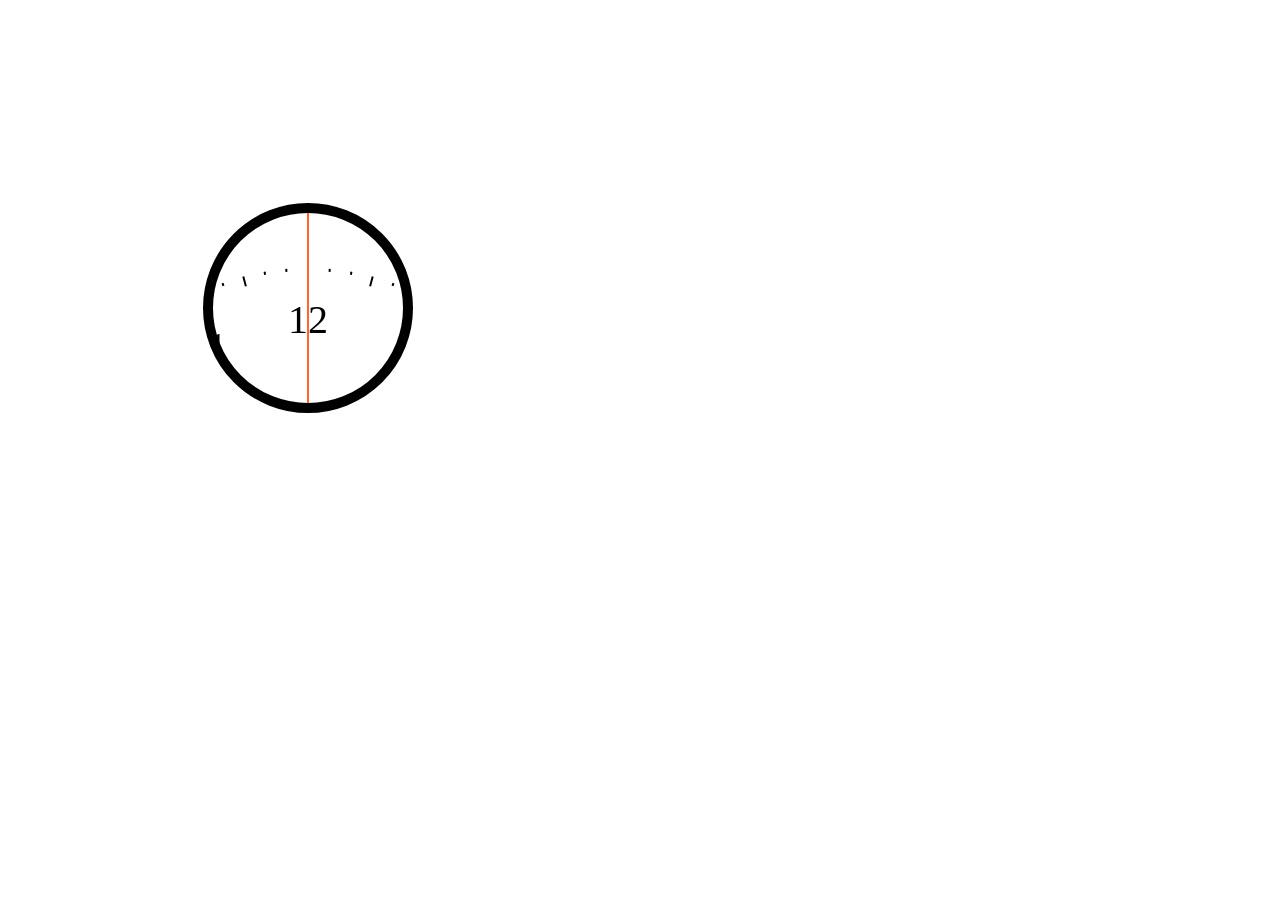
<file: Skilaverkefni_1/Snap.svg-0.5.1/demos/clock/index.html>
<!DOCTYPE html>
<html lang="en">
    <head>
        <meta charset="utf-8">
        <meta name="copyright" content="Copyright © 2013 Adobe Systems Incorporated. All rights reserved.
 
 Licensed under the Apache License, Version 2.0 (the “License”);
 you may not use this file except in compliance with the License.
 You may obtain a copy of the License at
 
 http://www.apache.org/licenses/LICENSE-2.0
 
 Unless required by applicable law or agreed to in writing, software
 distributed under the License is distributed on an “AS IS” BASIS,
 WITHOUT WARRANTIES OR CONDITIONS OF ANY KIND, either express or implied.
 See the License for the specific language governing permissions and
 limitations under the License.">
        <title>Snap</title>
        <style media="screen">
        body {
            background: #fff;
        }
        </style>
        <script src="../../dist/snap.svg-min.js"></script>
        <script>
        window.onload = function () {
            var s = Snap(600, 600);
            var path = "",
                nums = s.text(300, 300, [1, 2, 3, 4, 5, 6, 7, 8, 9, 10, 11, 12]).attr({
                    font: "300 40px Helvetica Neue",
                    textAnchor: "middle"
                });
            for (var i = 0; i < 72; i++) {
                var r = i % 6 ? i % 3 ? 247 : 240 : 230,
                    sin = Math.sin(Snap.rad(5 * i)),
                    cos = Math.cos(Snap.rad(5 * i));
                path += "M" + [300 + 250 * cos, 300 + 250 * sin] + "L" + [300 + r * cos, 300 + r * sin];
                if (!(i % 6)) {
                    nums.select("tspan:nth-child(" + (i / 6 + 1) + ")").attr({
                        x: 300 + 200 * Math.cos(Snap.rad(5 * i - 60)),
                        y: 300 + 200 * Math.sin(Snap.rad(5 * i - 60)) + 15,
                    });
                }
            }
            var table = s.g(nums, s.path(path).attr({
                fill: "none",
                stroke: "#000",
                strokeWidth: 2
            })).attr({
                transform: "t0,210"
            });
            s.g(table).attr({
                clip: s.circle(300, 300, 100)
            });
            var hand = s.line(300, 200, 300, 400).attr({
                fill: "none",
                stroke: "#f63",
                strokeWidth: 2
            });
            s.circle(300, 300, 100).attr({
                stroke: "#000",
                strokeWidth: 10,
                fillOpacity: 0
            }).click(function () {
                Snap.animate(0, 360, function (val) {
                    table.transform("t" +
                    [
                        210 * Math.cos(Snap.rad(val + 90)), 
                        210 * Math.sin(Snap.rad(val + 90))
                    ]);
                    hand.transform("r" + [val, 300, 300]);
                }, 12000);
            });
            
        };
        </script>
    </head>
    <body>
    </body>
</html>
</file>
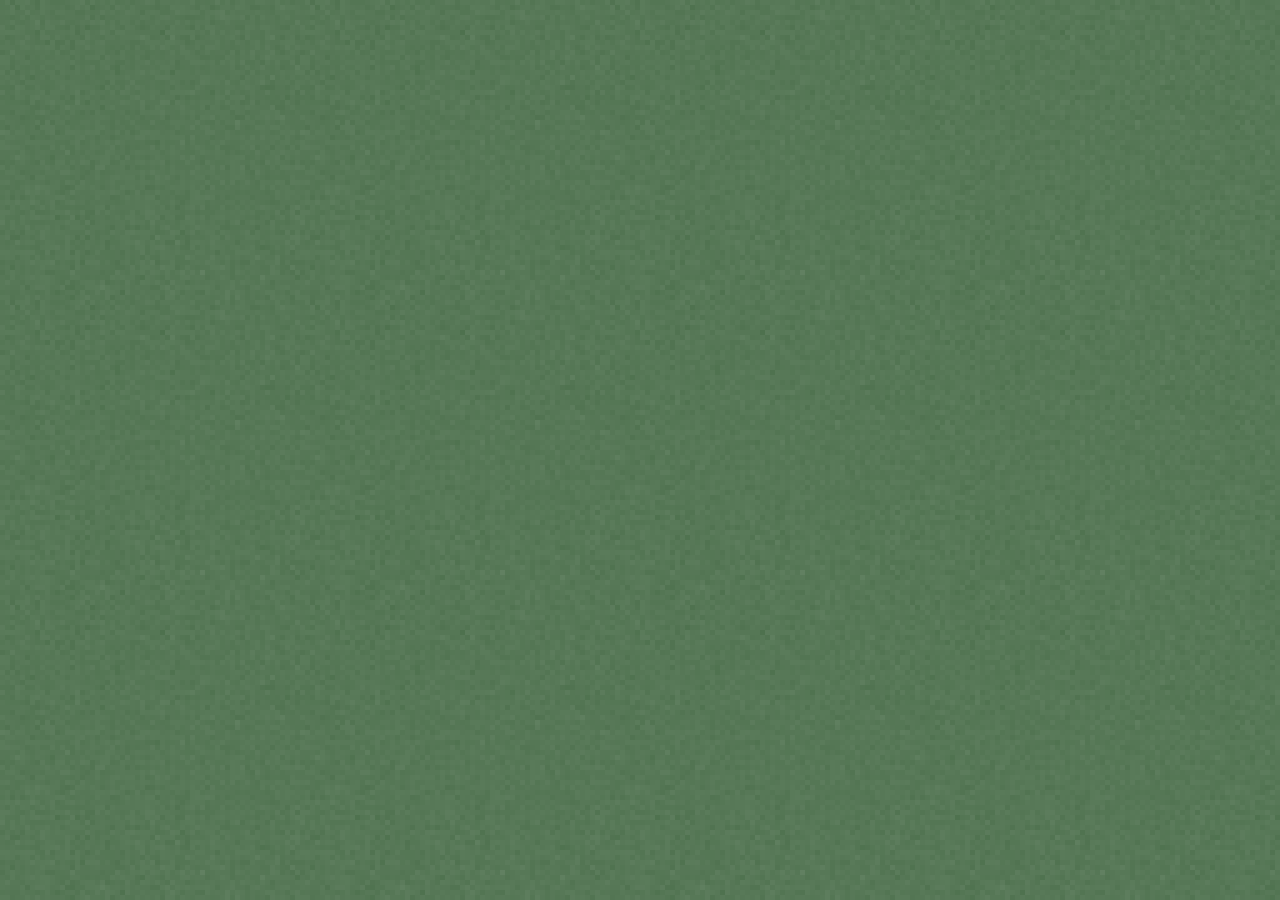
<file: Skilaverkefni_1/Snap.svg-0.5.1/demos/pattern/index.html>
<!DOCTYPE html>
<html lang="en">
    <head>
        <meta charset="utf-8">
        <meta name="copyright" content="Copyright © 2013 Adobe Systems Incorporated. All rights reserved.
 
 Licensed under the Apache License, Version 2.0 (the “License”);
 you may not use this file except in compliance with the License.
 You may obtain a copy of the License at
 
 http://www.apache.org/licenses/LICENSE-2.0
 
 Unless required by applicable law or agreed to in writing, software
 distributed under the License is distributed on an “AS IS” BASIS,
 WITHOUT WARRANTIES OR CONDITIONS OF ANY KIND, either express or implied.
 See the License for the specific language governing permissions and
 limitations under the License.">
        <title>Snap</title>
        <style media="screen">
        body {
            background: #030 url("bg.png");
        }
        </style>
        <script src="../../dist/snap.svg-min.js"></script>
        <script>
        window.onload = function () {
            1
            var s = Snap("100%", 600);
            
            // 2
            // var c = s.circle(100, 100, 50);
            // 
            // 3
            // c.attr({
            //     fill: "#bada55",
            //     stroke: "#000",
            //     "stroke-width": 5
            // });
            // 
            // 4
            // var c2 = s.circle(70, 100, 40);
            // var g = s.group(c2, s.circle(130, 100, 40));
            // g.attr({
            //     fill: "#fff"
            // });
            // 
            // 5
            // c.attr({
            //     mask: g
            // });
            // 
            // 6
            // c2.animate({r: 25}, 1000);
            // 
            // 7
            // g.select("circle:nth-child(2)").animate({r: 25}, 1000);
            // 
            // 8
            // var p = s.path("M10-5-10,15M15,0,0,15M0-5-20,15").attr({
            //         fill: "none",
            //         stroke: "#bada55",
            //         strokeWidth: 5
            //     }).pattern(0, 0, 10, 10);
            // c.attr({
            //     fill: p
            // });
            // 
            // 9
            // g.attr({
            //     fill: Snap(document.getElementById("pattern"))
            // });
            // 
            // 10
            // g.attr({fill: "r()#fff-#000"});
            // 
            // 11
            // g.attr({fill: "R(100, 100, 50)#fff-#000"});
            // 
            // 12
            // p.select("path").animate({stroke: "#f00"}, 1000);
            // 
            // 13
            // Snap.load("demo-card.svg", function (f) {
            //     f.select("path[fill='#D40000']").attr({fill: "#bada55"});
            //     g = s.group(f.selectAll("path"));
            //     s.append(g);
            // 
            //     14
            //     g.attr({
            //         transform: "r45t100,0s.5"
            //     });
            //                 
            //     15
            //     console.log(g.attr("transform"));
            //                 
            //     16
            //     g.drag();
            // });
            // 
            // 17
            // s.text(200, 100, "Snap.SVG");
            // 
            // 18
            // var t = s.text(200, 120, ["S","n","a","p",".","S","V","G"]);
            // t.selectAll("tspan:nth-child(odd)").attr({
            //     fill: "#900",
            //     "font-size": "20px"
            // });
        };
        </script>
    </head>
    <body>
        <svg width="0" height="0">
            <pattern id="pattern" patternUnits="userSpaceOnUse" x="0" y="0" width="10" height="10" viewBox="0 0 10 10">
                <path d="M-5,0,10,15M0-5,15,10" stroke="white" stroke-width="5"/>
            </pattern>
        </svg>
    </body>
</html>
</file>
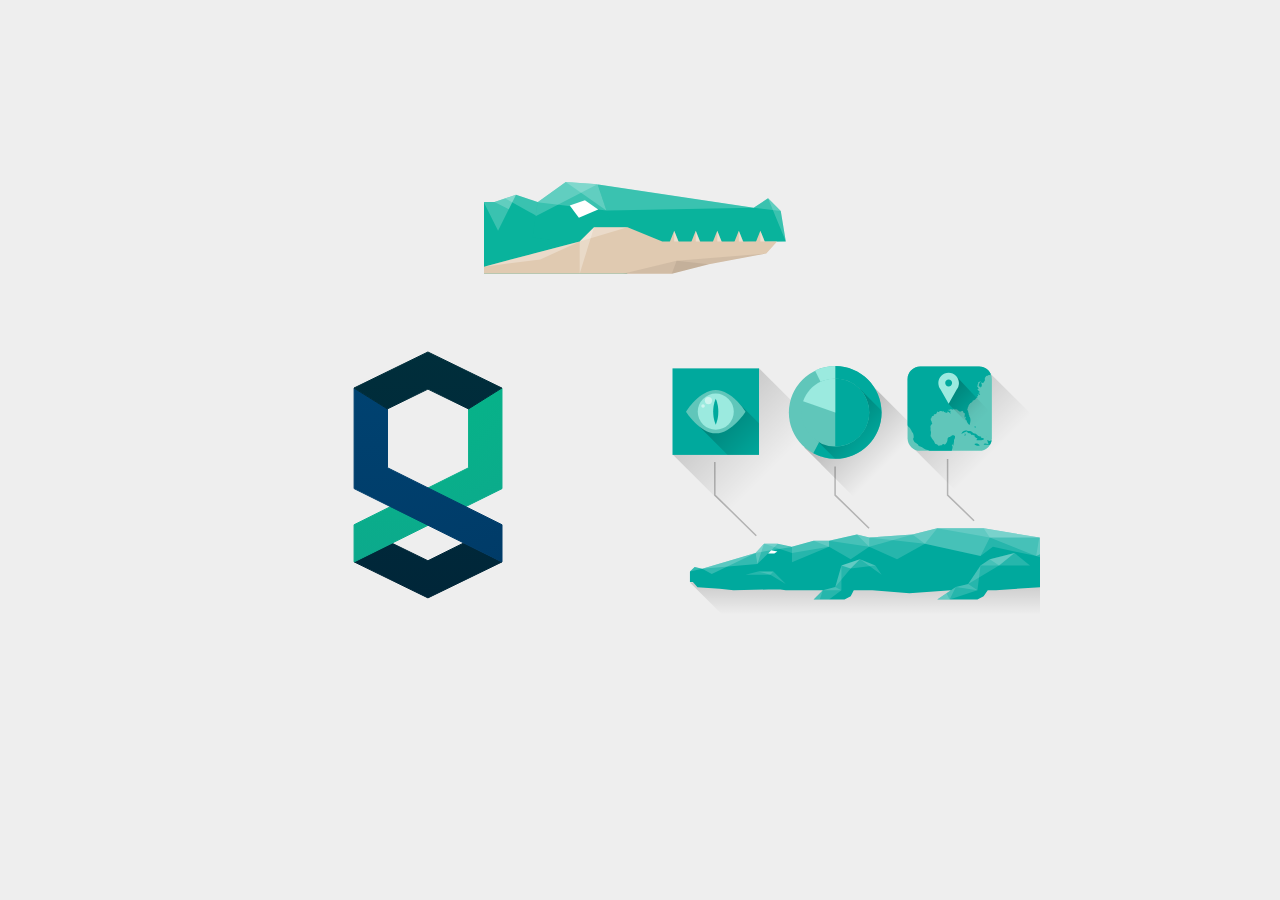
<file: Skilaverkefni_1/Snap.svg-0.5.1/demos/snap-mascot/index.html>
<!DOCTYPE html>
<html lang="en">
    <head>
        <meta charset="utf-8">
        <meta name="copyright" content="Copyright © 2013 Adobe Systems Incorporated. All rights reserved.
 
 Licensed under the Apache License, Version 2.0 (the “License”);
 you may not use this file except in compliance with the License.
 You may obtain a copy of the License at
 
 http://www.apache.org/licenses/LICENSE-2.0
 
 Unless required by applicable law or agreed to in writing, software
 distributed under the License is distributed on an “AS IS” BASIS,
 WITHOUT WARRANTIES OR CONDITIONS OF ANY KIND, either express or implied.
 See the License for the specific language governing permissions and
 limitations under the License.">
        <title>Snap</title>
        <link rel="stylesheet" href="style.css">
    </head>
    <body>
        <iframe src="crocodile-1.html" ></iframe>
        <br>
        <iframe src="snap-logo.html" ></iframe>
        <iframe src="crocodile-2.html" ></iframe>
    </body>
</html>
</file>
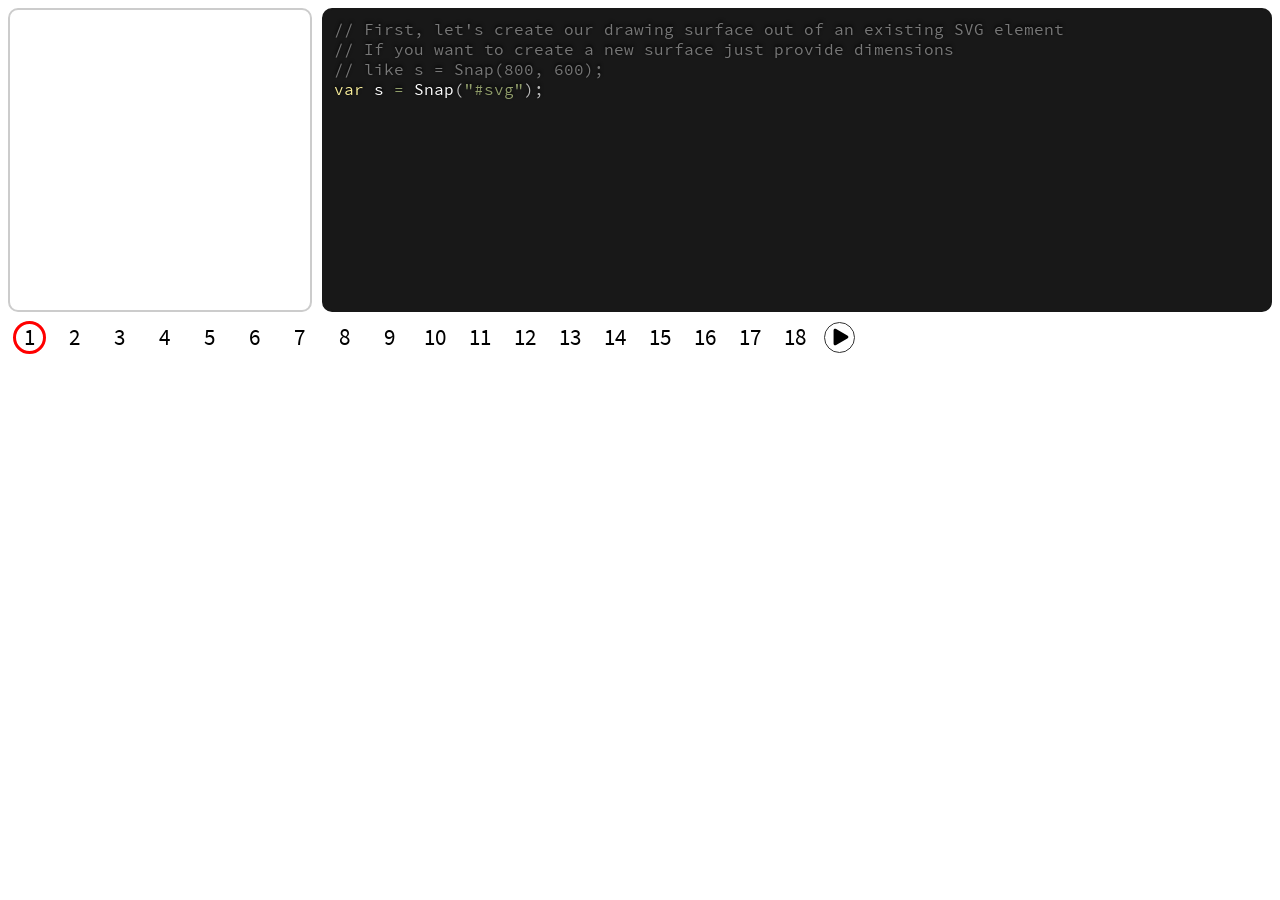
<file: Skilaverkefni_1/Snap.svg-0.5.1/demos/tutorial/index.html>
<!DOCTYPE html>
<html lang="en">
    <head>
        <meta charset="utf-8">
        <title>Tutorial</title>
        <link rel="stylesheet" href="../../doc/fonts/stylesheet.css">
        <link rel="stylesheet" href="../../doc/css/prism.css">
        <style media="screen">
            pre.code {
                -moz-border-radius: 10px;
                -webkit-border-radius: 10px;
                border-radius: 10px;
                padding: 10px;
                height: 280px;
                overflow: auto;
                background: #181818;
                border: solid 2px #181818;
            }
            #codelines {
                display: none;
            }
            #svg {
                -moz-border-radius: 10px;
                -webkit-border-radius: 10px;
                border-radius: 10px;
                border: solid 2px #ccc;
                width: 300px;
                height: 300px;
                float: left;
                margin-right: 10px;
                font: 1em source-sans-pro, Source Sans Pro, Helvetica, sans-serif;
            }
        </style>
        <script src="../../dist/snap.svg-min.js"></script>
        <script src="../../doc/js/prism.js"></script>
        <script>
        var S;
        window.onload = function () {
            var s = Snap(850, 35);
            function chooser(s, count) {
                var loop = "M35,65a30,30,0,0,0,0-60a30,30,0,0,0,0,60",
                    line = "M35,65a30,30,0,0,0,0-60a30,30,0,0,0,0,60c30,0,60-60,90-60a30,30,0,0,1,0,60a30,30,0,0,1,0-60",
                    l1 = Snap.path.getTotalLength(loop),
                    l2 = Snap.path.getTotalLength(line),
                    cur = 1,
                    p = s.path({
                        path: loop,
                        fill: "none",
                        stroke: "#f00",
                        strokeWidth: 6,
                        strokeLinecap: "round"
                    });
                for (var i = 1; i <= count; i++) {
                    s.text(90 * i - 55, 49, i).attr({
                        font: "45px source-sans-pro, Source Sans Pro, Helvetica, sans-serif",
                        textAnchor: "middle"
                    });
                    (function (i) {
                        s.circle(90 * i - 55, 35, 40).attr({
                            opacity: 0
                        }).click(eve.f("tut.click", i - 1));
                    }(i));
                }
                s.path("M11.166,23.963L22.359,17.5c1.43-0.824,1.43-2.175,0-3L11.166,8.037c-1.429-0.826-2.598-0.15-2.598,1.5v12.926C8.568,24.113,9.737,24.789,11.166,23.963z").transform("t" + (90 * (count + 1) - 68) + ",18s2");
                var but = s.circle(90 * (count + 1) - 55, 35, 30).attr({
                    fillOpacity: 0,
                    stroke: "#333",
                    strokeWidth: 2
                });
                eve.on("tut.click", function (I) {
                    p.attr({
                        path: loop,
                        transform: "t" + (90 * I) + ",0"
                    });
                    cur = I + 1;
                });
                function frameHandler(frame) {
                    function anim() {
                        cur++;
                        if (cur > count) {
                            return;
                        }
                        if (typeof frame == "function") {
                            frame(cur);
                        }
                        Snap.animate(0, l2 - l1, function (val) {
                            p.attr({
                                path: Snap.path.getSubpath(line, val, val + l1)
                            });
                        }, 500, function () {
                            p.attr({
                                path: loop,
                                transform: p.transform() + "t90,0"
                            });
                        });
                    }
                    if (typeof frame == "function") {
                        but.click(anim);
                    } else {
                        anim();
                    }
                }
                return frameHandler;
            }
            var g = s.g();
            g.attr({
                transform: "s.5,.5,0,0"
            });
            var str = "",
                code = document.getElementById("code");
            var domcodelines = document.querySelectorAll("#codelines li"),
                codelines = [],
                replacers = {},
                lines = [],
                callback = function (i) {
                    lines = [];
                    for (var j = 1; j <= i; j++) {
                        replacers[j - 1] && lines.pop();
                        lines.push(codelines[j - 1]);
                    }
                    Snap("#svg").clear();
                    str = lines.join("\n");
                    eval(str);
                    code.innerHTML = Prism.highlight(str, Prism.languages.javascript);
                    code.parentNode.scrollTop = code.parentNode.scrollTopMax || 1e9;
                };
            for (var i = 0, ii = domcodelines.length; i < ii; i++) {
                codelines[i] = domcodelines[i].innerHTML;
                if (domcodelines[i].className == "replace") {
                    replacers[i] = true;
                }
            }
            callback(1);
            chooser(g, codelines.length)(callback);
            eve.on("tut.click", function (I) {
                callback(I + 1);
            });
        };
        </script>
    </head>
    <body>
        <ol id="codelines">
<li>// First, let's create our drawing surface out of an existing SVG element
// If you want to create a new surface just provide dimensions
// like s = Snap(800, 600);
var s = Snap("#svg");</li>
<li>// Let's create a big circle in the middle:
var bigCircle = s.circle(150, 150, 100);
// By default it is black, let's change its attributes</li>
<li>bigCircle.attr({
    fill: "#bada55",
    stroke: "#000",
    strokeWidth: 5
});</li>
<li>// Now let's create another small circle:
var smallCircle = s.circle(100, 150, 70);</li>
<li>// Let's put this small circle and another one into a group:
var discs = s.group(smallCircle, s.circle(200, 150, 70));</li>
<li>// Now we can change attributes for the whole group
discs.attr({
    fill: "#fff"
});</li>
<li>// Now more interesting stuff
// Let's assign this group as a mask for our big circle
bigCircle.attr({
    mask: discs
});</li>
<li>// Despite our small circle being part of a group
// and part of a mask we can still access it:
smallCircle.animate({r: 50}, 1000);</li>
<li>// We don’t have a reference for second small circle,
// but we can easily grab it with CSS selectors:
discs.select("circle:nth-child(2)").animate({r: 50}, 1000);</li>
<li>// Now let's create pattern
var p = s.path("M10-5-10,15M15,0,0,15M0-5-20,15").attr({
        fill: "none",
        stroke: "#bada55",
        strokeWidth: 5
    });
// To create a pattern,
// just specify dimensions in the pattern method:
p = p.pattern(0, 0, 10, 10);
// Then use it as a fill on the big circle
bigCircle.attr({
    fill: p
});</li>
<li>// We can also grab a pattern from an SVG
// already embedded into our page
discs.attr({
    fill: Snap("#pattern")
});</li>
<li>// Let's change the fill of the circles to gradient
// This string means relative radial gradient
// from white to black
discs.attr({fill: "r()#fff-#000"});
// Note that we have two gradients, one for each circle</li>
<li>// If we want them to share one gradient,
// we need to use an absolute gradient with capital R
discs.attr({fill: "R(150, 150, 100)#fff-#000"});</li>
<li>// Of course we can animate color as well
p.select("path").animate({stroke: "#f00"}, 1000);</li>
<li>// Now let's load an external SVG file:
Snap.load("mascot.svg", function (f) {
    // Note that we traverse and change attr before the SVG
    // is even added to the page
    f.select("polygon[fill='#09B39C']").attr({fill: "#bada55"});
    g = f.select("g");
    s.append(g);
    // Making croc draggable. Go ahead drag it around!
    g.drag();
    // Obviously drag could take event handlers too
    // Looks like our croc is made from more than one polygon...
});</li>
<li class="replace">// Now let's load an external SVG file:
Snap.load("mascot.svg", function (f) {
    // Note that we traverse and change attr before SVG
    // is even added to the page
    f.selectAll("polygon[fill='#09B39C']").attr({fill: "#bada55"});
    g = f.select("g");
    s.append(g);
    // Making croc draggable. Go ahead drag it around!
    g.drag();
    // Obviously drag could take event handlers too
    // That’s better! selectAll for the rescue.
});</li>
<li>// Writing text is as simple as:
s.text(200, 100, "Snap.svg");</li>
<li>// Provide an array of strings (or arrays), to generate tspans
var t = s.text(200, 120, ["Snap", ".", "svg"]);
t.selectAll("tspan:nth-child(3)").attr({
    fill: "#900",
    "font-size": "20px"
});</li>
        </ol>
        <svg id="svg"></svg>
        <pre class="javascript code"><code data-language="javascript" class="language-javascript" id="code"></code></pre>
        <svg width="0" height="0">
            <pattern id="pattern" patternUnits="userSpaceOnUse" x="0" y="0" width="10" height="10" viewBox="0 0 10 10">
                <path d="M-5,0,10,15M0-5,15,10" stroke="white" stroke-width="5"/>
            </pattern>
        </svg>
    </body>
</html>
</file>
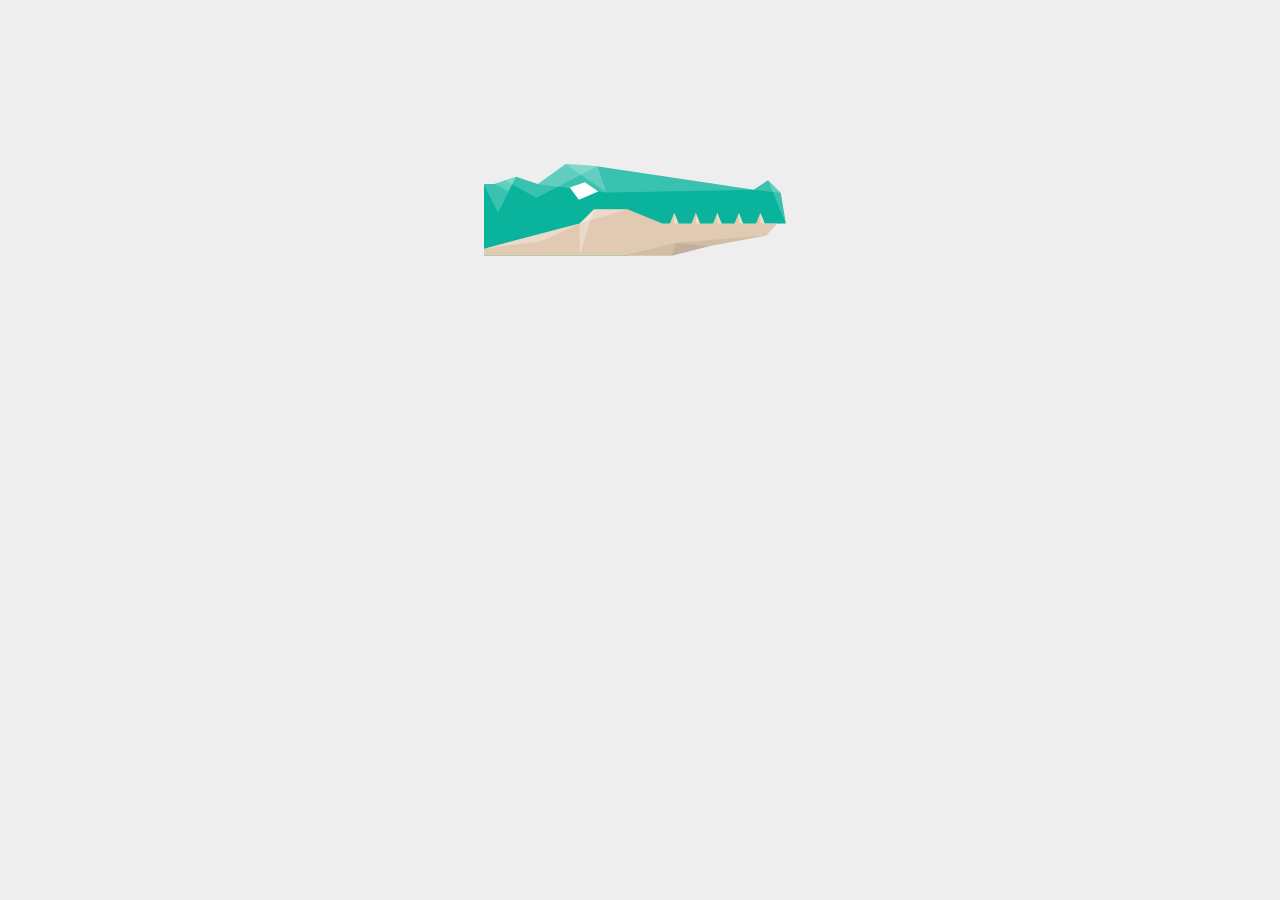
<file: Skilaverkefni_1/Snap.svg-0.5.1/demos/snap-mascot/crocodile-1.html>
<!DOCTYPE html>
<html lang="en">
    <head>
        <meta charset="utf-8">
        <meta name="copyright" content="Copyright © 2013 Adobe Systems Incorporated. All rights reserved.
 
 Licensed under the Apache License, Version 2.0 (the “License”);
 you may not use this file except in compliance with the License.
 You may obtain a copy of the License at
 
 http://www.apache.org/licenses/LICENSE-2.0
 
 Unless required by applicable law or agreed to in writing, software
 distributed under the License is distributed on an “AS IS” BASIS,
 WITHOUT WARRANTIES OR CONDITIONS OF ANY KIND, either express or implied.
 See the License for the specific language governing permissions and
 limitations under the License.">
        <title>Snap</title>
        <link rel="stylesheet" href="style.css">
        <script src="../../dist/snap.svg-min.js"></script>
        <script>
        window.onload = function () {

            var croc = Snap.select("#crocodile"),
                head = croc.select("#upper-head"),
                jaw = croc.select("#upper-jaw"),
                symbol = croc.select("#symbol"),
                timer;
                
            var pivots = [
                [44, 147],
                [92, 126]
            ];

            function close() {
                clearTimeout(timer);

                head.animate({ 
                    transform: "r" + [8, pivots[0]]
                }, 500, mina.backin);
                
                jaw.animate({
                    transform: "r" + [37, pivots[1]]
                }, 500, mina.backin);

                timer = setTimeout(function () {
                    symbol.animate({
                        transform: "t-70,40r40"
                    }, 100);
                }, 400);
            }

            function open() {
                clearTimeout(timer);

                head.animate({ 
                    transform: "r" + [0, pivots[0]]
                }, 700, mina.elastic);
                
                jaw.animate({
                    transform: "r" + [0, pivots[1]]
                }, 700, mina.elastic);

                symbol.animate({
                    transform: "t0,0r0"
                }, 500, mina.elastic);
            }

            timer = setTimeout(close, 50);

            croc.hover(open, 
                function () {
                    timer = setTimeout(close, 200);
                }
            );
        };
        </script>
    </head>
    <body>

        <svg version="1.1" id="crocodile" xmlns="http://www.w3.org/2000/svg" xmlns:xlink="http://www.w3.org/1999/xlink" x="0px" y="0px" width="312px" height="300px" viewBox="0 0 260 250" enable-background="new 0 0 260 250" xml:space="preserve">
            <g>
                <path id="symbol" opacity="0.2" fill="#848383" enable-background="new    " d="M185.631,140.915l5.02,10.86l8.145-3.765
                    l-5.02-10.86L185.631,140.915z M246.828,109.341l-47.613,25.306l5.02,10.86l50.123-19.876L246.828,109.341z"/>
                <g id="head">
                    <polygon fill="#09B39C" points="44.613,146.703 26.665,140.721 8.718,146.703 -0.252,146.703 -0.252,206.523 44.613,206.523 
                        119.387,206.523 119.387,167.64      "/>
                    <polygon opacity="0.2" fill="#FFFFFF" enable-background="new    " points="-0.252,146.703 11.712,170.631 26.667,140.721 
                        8.721,146.703       "/>
                    <polyline opacity="0.2" fill="#FFFFFF" enable-background="new    " points="8.718,146.703 20.685,152.685 26.665,140.721      "/>
                    <polygon opacity="0.2" fill="#FFFFFF" enable-background="new    " points="44.613,146.703 53.613,163.667 17.694,143.712 
                        26.667,140.721      "/>
                </g>
                <g id="upper-head">
                    <g id="upper-jaw">
                        <g>
                            <path id="upper-teeth" fill="#E0CAB1" d="M151.174,129.382l14.913,6.086l-6.602-14.691L151.174,129.382z M138.707,142.292
                                l14.914,6.086l-6.603-14.692L138.707,142.292z M126.241,155.201l14.913,6.086l-6.602-14.692L126.241,155.201z M163.64,116.474
                                l14.913,6.085l-6.603-14.692L163.64,116.474z M176.106,103.564l14.913,6.086l-6.602-14.692L176.106,103.564z M188.572,90.655
                                l14.914,6.085l-6.602-14.691L188.572,90.655z M201.039,77.746l14.913,6.085L209.35,69.14L201.039,77.746z M221.816,56.23
                                l-8.311,8.607l14.913,6.085L221.816,56.23z"/>
                            <path opacity="0.4" fill="#FFFFFF" enable-background="new    " d="M155.329,125.08l10.758,10.388l-6.602-14.691L155.329,125.08
                                z M142.863,137.989l10.758,10.389l-6.603-14.692L142.863,137.989z M130.396,150.898l10.758,10.389l-6.602-14.692
                                L130.396,150.898z M167.796,112.171l10.757,10.388l-6.603-14.692L167.796,112.171z M180.261,99.261l10.758,10.389l-6.602-14.692
                                L180.261,99.261z M192.728,86.352l10.758,10.388l-6.602-14.691L192.728,86.352z M205.195,73.443l10.757,10.388L209.35,69.14
                                L205.195,73.443z M221.816,56.23l-4.156,4.303l10.758,10.389L221.816,56.23z"/>
                        </g>
                        <polygon fill="#09B39C" points="215.135,33 200.18,33 197.189,46.955 92,125 88.355,171.706 106.387,180.64 236.072,47.955             
                            "/>
                        <polygon opacity="0.2" fill="#FFFFFF" enable-background="new    " points="92,125 97.423,150.703 197.189,46.955          "/>
                        <line opacity="0.2" fill="#FFFFFF" enable-background="new    " x1="197.189" y1="46.955" x2="92" y2="125"/>
                        <polygon opacity="0.2" fill="#FFFFFF" enable-background="new    " points="200.18,33 236.072,47.955 215.135,33           "/>
                        <polygon opacity="0.2" fill="#FFFFFF" enable-background="new    " points="197.189,46.955 215.135,33 200.18,33           "/>
                    </g>
                    <polygon fill="#09B39C" points="92,125 65.55,126.757 44.613,146.703 44.613,176.523 119.387,176.523 119.387,167.64 
                        107.897,156.377         "/>
                    <polygon opacity="0.2" fill="#FFFFFF" enable-background="new    " points="92,125 102.423,145.703 65.55,126.757      "/>
                    <polygon opacity="0.2" fill="#FFFFFF" enable-background="new    " points="44.613,146.703 102.423,145.703 92,125 65.55,126.757 
                                "/>
                    <polygon id="eye_1_" fill="#FFFFFF" points="71.532,145.703 83.495,139.721 95.459,145.703 80.505,154.676         "/>
                    <polygon opacity="0.2" fill="#FFFFFF" enable-background="new    " points="44.613,146.703 44.613,158.667 92,125 65.55,126.757 
                                "/>
                </g>
                <g id="bottom-jaw">
                    <g>
                        <polygon fill="#E0CAB1" points="152.531,185.586 158.513,170.631 164.495,185.586             "/>
                        <polygon opacity="0.4" fill="#FFFFFF" enable-background="new    " points="164.495,185.586 158.513,170.631 158.513,185.586           
                            "/>
                    </g>
                    <g>
                        <polygon fill="#E0CAB1" points="170.477,185.586 176.459,170.631 182.441,185.586             "/>
                        <polygon opacity="0.4" fill="#FFFFFF" enable-background="new    " points="182.441,185.586 176.459,170.631 176.459,185.586           
                            "/>
                    </g>
                    <g>
                        <polygon fill="#E0CAB1" points="188.423,185.586 194.405,170.631 200.387,185.586             "/>
                        <polygon opacity="0.4" fill="#FFFFFF" enable-background="new    " points="200.387,185.586 194.405,170.631 194.405,185.586           
                            "/>
                    </g>
                    <g>
                        <polygon fill="#E0CAB1" points="206.369,185.586 212.351,170.631 218.333,185.586             "/>
                        <polygon opacity="0.4" fill="#FFFFFF" enable-background="new    " points="218.333,185.586 212.351,170.631 212.351,185.586           
                            "/>
                    </g>
                    <g>
                        <polygon fill="#E0CAB1" points="224.315,185.586 230.297,170.631 236.279,185.586             "/>
                        <polygon opacity="0.4" fill="#FFFFFF" enable-background="new    " points="236.279,185.586 230.297,170.631 230.297,185.586           
                            "/>
                    </g>
                    <polygon fill="#E0CAB1" points="148.54,179.604 119.596,167.64 109.657,167.64 103.675,167.64 91.711,167.64 79.747,179.604 
                        0,200.541 0,206.523 79.747,206.523 156.522,206.523 187.432,198.55 235.288,189.577 244.252,179.604       "/>
                    <polygon opacity="0.3" fill="#FFFFFF" enable-background="new    " points="119.594,167.64 91.711,167.64 79.747,179.604       "/>
                    <polygon opacity="0.3" fill="#FFFFFF" enable-background="new    " points="91.711,167.64 79.747,206.523 79.747,179.604       "/>
                    <polygon opacity="0.1" fill="#534741" enable-background="new    " points="235.288,189.577 160.513,195.559 115.639,206.523 
                        156.522,206.523 187.432,198.55      "/>
                    <polygon opacity="0.1" fill="#534741" enable-background="new    " points="187.432,198.55 160.513,195.559 156.522,206.523 
                        156.522,206.523         "/>
                    <polygon opacity="0.3" fill="#FFFFFF" enable-background="new    " points="0,200.541 46.847,194.559 79.747,179.604       "/>
                </g>
            </g>
        </svg>

    </body>
</html>
</file>
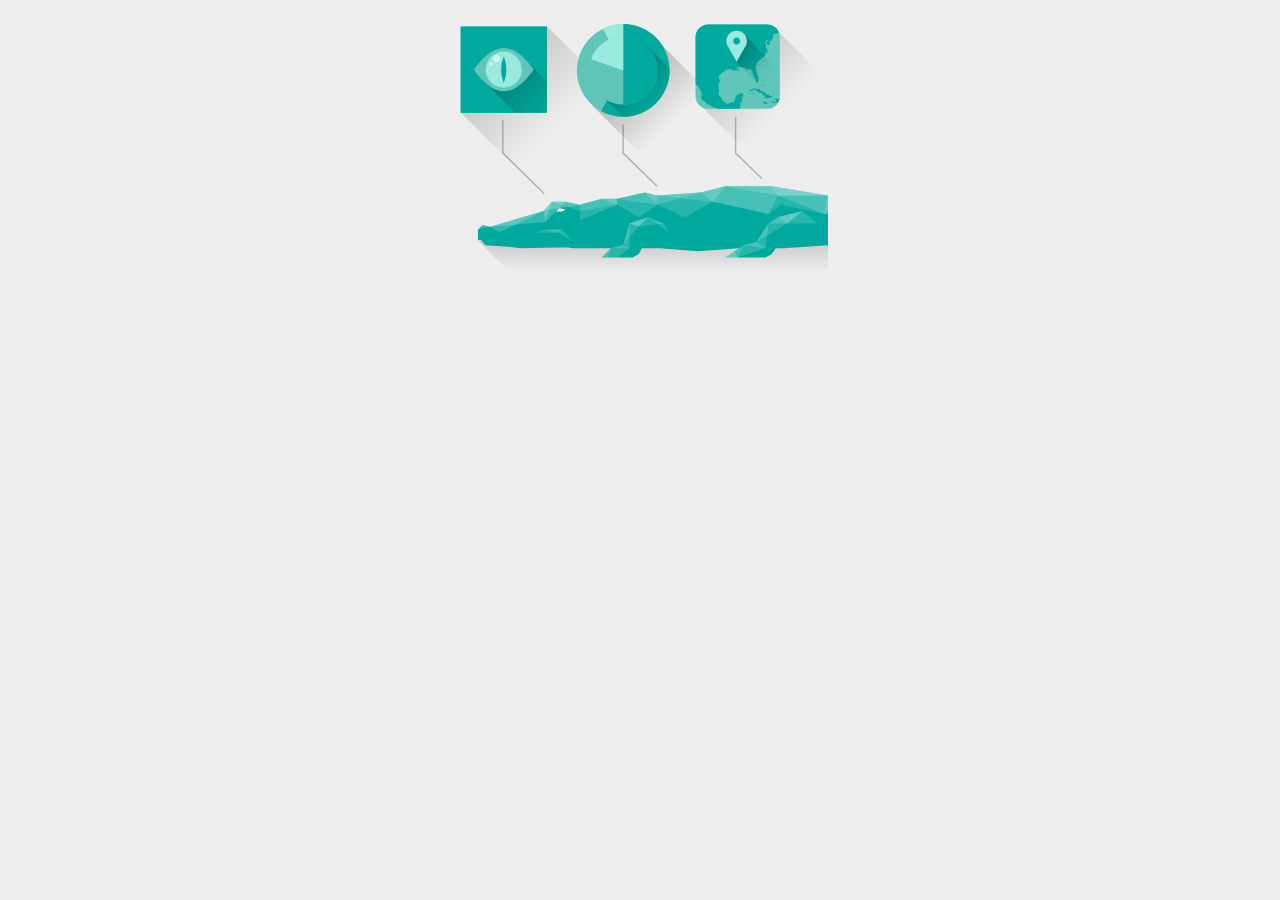
<file: Skilaverkefni_1/Snap.svg-0.5.1/demos/snap-mascot/crocodile-2.html>
<!DOCTYPE html>
<html lang="en">
    <head>
        <meta charset="utf-8">
        <meta name="copyright" content="Copyright © 2013 Adobe Systems Incorporated. All rights reserved.
 
 Licensed under the Apache License, Version 2.0 (the “License”);
 you may not use this file except in compliance with the License.
 You may obtain a copy of the License at
 
 http://www.apache.org/licenses/LICENSE-2.0
 
 Unless required by applicable law or agreed to in writing, software
 distributed under the License is distributed on an “AS IS” BASIS,
 WITHOUT WARRANTIES OR CONDITIONS OF ANY KIND, either express or implied.
 See the License for the specific language governing permissions and
 limitations under the License.">
        <title>Snap</title>
        <script src="../../dist/snap.svg-min.js"></script>
        <link rel="stylesheet" href="style.css">
        <script>
        window.onload = function () {

            var diagramgroup = Snap.select("#crocodile-2"),
                elements = {},
                elementkeys = ['map', 'pie', 'eye'],
                diagramtimer = [],
                animating = {},
                cleartimers = {},
                i = 0, j = 0;

            function show(key) {
                if (animating[key]) return;
                clearTimeout(cleartimers[key]);
                animating[key] = true;
                var element = elements[key],
                x = element[0].getBBox().x,
                offset = x/2 + 25;
                element[0].attr({
                    transform: "t"+offset+",80s0.5,0.5,0,0"
                });
                setTimeout(function() {
                    element[0].animate({opacity:1,transform:"t0,0s1,1,0,0"}, 500, mina.elastic);
                }, 50);
                element[1].animate({opacity:0.25}, 400);
                setTimeout(function(){animating[key] = false}, 550);
            }

            function showAll() {
                j = 0;
                function cycle() {
                    show(elementkeys[j]);
                    j++;
                    if (j < elementkeys.length) setTimeout(cycle, 200);
                }
                cycle();
            }

            function hoverIn() {
                show( this.node.id.replace('hit-', '') );
            }


            for (i = 0; i < elementkeys.length; i++) {
                var key = elementkeys[i],
                diagram = diagramgroup.select("#diagram-" + key).attr({opacity:0}),
                path = diagramgroup.select("#path-" + key).attr({opacity:0}),
                hitarea = diagramgroup.select("#hit-" + key);
                hitarea.hover(hoverIn);
                elements[key] = [diagram, path];
            }

            diagramtimer = setTimeout(showAll, 250);


        };
        </script>
    </head>
    <body>

        <svg version="1.1" id="crocodile-2" xmlns="http://www.w3.org/2000/svg" xmlns:xlink="http://www.w3.org/1999/xlink" x="0px" y="0px" width="375px" height="300px" viewBox="0 0 500 400" enable-background="new 0 0 500 400" xml:space="preserve">
            <g id="croc">
                
                    <linearGradient id="SVGID_1_" gradientUnits="userSpaceOnUse" x1="-352.022" y1="820.576" x2="-352.022" y2="919.5" gradientTransform="matrix(-1 0 0 1 79 -537.5)">
                    <stop  offset="0" style="stop-color:#000000;stop-opacity:0.25"/>
                    <stop  offset="0.7074" style="stop-color:#000000;stop-opacity:0"/>
                </linearGradient>
                <polygon fill="url(#SVGID_1_)" points="828.78,382 766.953,320.172 424.839,283.076 33.264,309.868 105.396,382    "/>
                <polygon fill="#00A99D" points="717.49,299.563 639.175,287.198 597.957,274.832 581.47,274.832 527.886,258.345 499.033,250.101 
                    424.839,237.735 363.012,237.735 330.037,245.979 272.331,250.101 255.844,245.979 218.747,254.223 198.138,254.223 
                    169.285,262.466 169.02,262.528 168.718,262.466 150.365,258.345 132.031,258.345 120.695,270.535 49.639,291.805 39.562,289.472 
                    33.264,295.441 33.264,309.413 37.204,309.346 43.291,316.495 72.885,318.333 91.381,320.172 137.62,319.364 153.768,319.364 
                    161.041,320.172 210.503,320.172 198.138,332.538 239.356,332.538 247.6,328.416 251.722,320.172 276.453,320.172 325.915,324.294 
                    381.312,320.337 375.377,324.294 363.012,332.538 416.596,332.538 424.839,328.416 430.335,320.172 441.327,320.172 
                    503.154,316.05 532.007,320.172 614.437,324.294 635.066,324.294 672.15,320.172 766.953,320.172   "/>
                <polygon opacity="0.15" fill="#FFFFFF" enable-background="new    " points="346.524,258.345 330.037,245.979 363.012,237.735  "/>
                <polygon opacity="0.15" fill="#FFFFFF" enable-background="new    " points="717.49,299.563 721.612,311.929 655.663,303.685 
                    597.957,291.319 569.104,295.441 494.911,274.832 499.033,250.101 527.886,258.345 581.47,274.832 597.957,274.832 
                    639.175,287.198     "/>
                <polygon opacity="0.15" fill="#FFFFFF" enable-background="new    " points="499.033,250.101 433.083,250.101 424.839,237.735  "/>
                <polygon opacity="0.15" fill="#FFFFFF" enable-background="new    " points="527.885,258.345 494.911,274.832 433.083,250.101 
                    363.012,237.735 424.839,237.735 499.033,250.101     "/>
                <polygon opacity="0.15" fill="#FFFFFF" enable-background="new    " points="597.957,274.832 597.957,291.319 581.47,274.832   "/>
                <polygon opacity="0.15" fill="#FFFFFF" enable-background="new    " points="527.885,258.345 569.104,295.441 581.47,274.832   "/>
                <polygon opacity="0.15" fill="#FFFFFF" enable-background="new    " points="527.885,258.345 494.911,274.832 437.205,262.466 
                    420.718,274.832 346.524,258.345 272.331,250.101 330.037,245.979 363.012,237.735 424.839,237.735 499.033,250.101     "/>
                <polygon opacity="0.15" fill="#FFFFFF" enable-background="new    " points="433.083,250.101 420.718,274.832 346.524,258.345 
                    309.428,278.954 272.331,262.466 255.844,245.979 272.331,250.101 330.037,245.979 363.012,237.735 424.839,237.735 
                    499.033,250.101     "/>
                <polygon opacity="0.15" fill="#FFFFFF" enable-background="new    " points="272.331,250.101 272.331,262.466 218.747,254.223 
                    255.844,245.979     "/>
                <polygon opacity="0.2" fill="#FFFFFF" enable-background="new    " points="120.695,270.534 123.127,285.425 49.638,291.805    "/>
                <polyline opacity="0.2" fill="#FFFFFF" enable-background="new    " points="49.638,291.805 62.343,298.568 120.695,270.534    "/>
                <polygon opacity="0.2" fill="#FFFFFF" enable-background="new    " points="120.695,270.534 120.695,270.534 123.127,285.425 
                    132.031,258.345     "/>
                <polygon opacity="0.2" fill="#FFFFFF" enable-background="new    " points="150.365,258.345 123.127,285.425 120.695,270.534 
                    132.031,258.345     "/>
                <polygon fill="#FFFFFF" points="141.617,267.138 137.495,271.26 145.739,271.26 149.861,268.676   "/>
                <polygon opacity="0.2" fill="#FFFFFF" enable-background="new    " points="150.365,258.345 168.718,262.642 119.911,270.71 
                    132.031,258.345     "/>
                <polygon opacity="0.2" fill="#FFFFFF" enable-background="new    " points="49.638,291.805 33.264,295.441 39.562,289.472  "/>
                <polygon opacity="0.15" fill="#FFFFFF" enable-background="new    " points="161.041,311.929 140.432,299.563 107.457,299.563 
                    123.945,295.441 144.554,295.441     "/>
                <polygon opacity="0.15" fill="#FFFFFF" enable-background="new    " points="144.554,295.441 123.945,295.441 140.432,299.563  "/>
                <polygon opacity="0.15" fill="#FFFFFF" enable-background="new    " points="255.844,245.979 218.747,254.223 218.747,262.466 
                    198.138,254.223 218.747,254.223     "/>
                <polygon opacity="0.15" fill="#FFFFFF" enable-background="new    " points="218.747,254.223 218.747,262.466 169.285,270.71 
                    132.598,258.345 152.798,258.345 169.285,262.466 198.138,254.223     "/>
                <polygon opacity="0.15" fill="#FFFFFF" enable-background="new    " points="330.037,245.979 272.331,262.466 247.6,278.954 
                    218.747,262.466 169.285,283.076 169.285,262.466 198.138,254.223 218.747,254.223 255.844,245.979 272.331,250.101     "/>
                <polygon opacity="0.15" fill="#FFFFFF" enable-background="new    " points="259.966,278.954 247.6,291.319 235.235,287.198    "/>
                <polygon opacity="0.15" fill="#FFFFFF" enable-background="new    " points="280.575,287.198 247.6,291.319 226.991,316.05 
                    235.235,287.198 259.966,278.954     "/>
                <polygon opacity="0.15" fill="#FFFFFF" enable-background="new    " points="210.503,320.172 206.382,332.538 198.138,332.538  "/>
                <polygon opacity="0.15" fill="#FFFFFF" enable-background="new    " points="226.991,316.05 235.235,320.172 210.503,320.172   "/>
                <polygon opacity="0.15" fill="#FFFFFF" enable-background="new    " points="288.819,299.563 280.575,287.198 259.966,278.954 
                    235.235,287.198 247.6,291.319 259.966,278.954   "/>
                <polygon opacity="0.15" fill="#FFFFFF" enable-background="new    " points="235.235,287.198 235.235,320.172 218.747,332.538 
                    206.382,332.538 198.138,332.538 210.503,320.172 226.991,316.05  "/>
                <polygon opacity="0.15" fill="#FFFFFF" enable-background="new    " points="466.058,270.71 445.449,287.198 433.083,278.954   "/>
                <polygon opacity="0.15" fill="#FFFFFF" enable-background="new    " points="420.718,287.198 445.449,287.198 486.667,287.198 
                    466.058,270.71 433.083,278.954  "/>
                <polygon opacity="0.15" fill="#FFFFFF" enable-background="new    " points="404.23,311.929 445.449,287.198 466.058,270.71 
                    433.083,278.954 420.718,287.198     "/>
                <polygon opacity="0.15" fill="#FFFFFF" enable-background="new    " points="387.743,316.05 416.596,320.172 404.23,311.929    "/>
                <polygon opacity="0.15" fill="#FFFFFF" enable-background="new    " points="379.499,332.538 375.377,324.294 363.012,332.538  "/>
                <polygon opacity="0.15" fill="#FFFFFF" enable-background="new    " points="387.743,316.05 379.499,332.538 363.012,332.538 
                    375.377,324.294     "/>
                <polygon opacity="0.15" fill="#FFFFFF" enable-background="new    " points="416.596,320.172 379.499,332.538 363.012,332.538 
                    375.377,324.294 387.743,316.05 404.23,311.929 420.718,287.198   "/>
            </g>
            <polyline id="path-eye" opacity="0.25" fill="none" stroke="#000000" stroke-width="2" stroke-miterlimit="10" enable-background="new    " points="
                121.714,247.568 66.427,193.472 66.427,149.497 "/>
            <polyline id="path-pie" opacity="0.25" fill="none" stroke="#000000" stroke-width="2" stroke-miterlimit="10" enable-background="new    " points="
                272.069,237.568 226.782,193.472 226.782,155.497 "/>
            <polyline id="path-map" opacity="0.25" fill="none" stroke="#000000" stroke-width="2" stroke-miterlimit="10" enable-background="new    " points="
                412.069,227.568 376.782,193.472 376.782,145.497 "/>
            <g id="diagram-eye">
                
                    <linearGradient id="SVGID_2_" gradientUnits="userSpaceOnUse" x1="238.8165" y1="619.2575" x2="320.3815" y2="700.8225" gradientTransform="matrix(1 0 0 1 -171 -537.5)">
                    <stop  offset="0" style="stop-color:#000000;stop-opacity:0.15"/>
                    <stop  offset="0.9331" style="stop-color:#000000;stop-opacity:0"/>
                </linearGradient>
                <polygon fill="url(#SVGID_2_)" points="91.848,220.855 10.283,139.291 125.35,24.224 206.915,105.789  "/>
                <rect x="10" y="24.507" fill="#00A99D" width="115.35" height="115.35"/>
                <g>
                    <g>
                        <g>
                            <g>
                                <g>
                                    <defs>
                                        <rect id="SVGID_3_" x="10" y="24.507" width="115.35" height="115.35"/>
                                    </defs>
                                    <clipPath id="SVGID_4_">
                                        <use xlink:href="#SVGID_3_"  overflow="visible"/>
                                    </clipPath>
                                    
                                        <linearGradient id="SVGID_5_" gradientUnits="userSpaceOnUse" x1="-288.3424" y1="535.6428" x2="-205.4552" y2="618.5298" gradientTransform="matrix(0.5689 0.1954 0.1954 0.5689 124.387 -168.8858)">
                                        <stop  offset="0" style="stop-color:#000000;stop-opacity:0.25"/>
                                        <stop  offset="1" style="stop-color:#000000;stop-opacity:0"/>
                                    </linearGradient>
                                    <polygon clip-path="url(#SVGID_4_)" fill="url(#SVGID_5_)" points="106.408,162.927 44.068,100.445 96.512,68.965 
                                        149.381,121.833                         "/>
                                </g>
                            </g>
                        </g>
                    </g>
                </g>
                <path fill="#60C6BA" d="M28.023,82.182c0,0,18.023-28.837,39.652-28.837s39.652,28.837,39.652,28.837s-18.023,28.837-39.652,28.837
                    S28.023,82.182,28.023,82.182z"/>
                <g>
                    <circle fill="#9BEADF" cx="67.675" cy="82.182" r="24.031"/>
                </g>
                <path fill="#00A99D" d="M67.675,65.017c0,0,3.433,6.866,3.433,17.165s-3.433,17.165-3.433,17.165s-3.433-6.866-3.433-17.165
                    S67.675,65.017,67.675,65.017z"/>
                <circle opacity="0.5" fill="#FFFFFF" enable-background="new    " cx="57.921" cy="67.48" r="4.806"/>
                <circle opacity="0.5" fill="#FFFFFF" enable-background="new    " cx="50.712" cy="74.689" r="2.403"/>
            </g>
            <g id="diagram-pie">
                
                    <linearGradient id="SVGID_6_" gradientUnits="userSpaceOnUse" x1="400.0527" y1="624.0652" x2="473.0262" y2="697.0389" gradientTransform="matrix(1 0 0 1 -171 -537.5)">
                    <stop  offset="0" style="stop-color:#000000;stop-opacity:0.25"/>
                    <stop  offset="0.9" style="stop-color:#000000;stop-opacity:0"/>
                </linearGradient>
                <path fill="url(#SVGID_6_)" d="M272.351,43.267l-86.596,86.597l72.973,72.973l86.596-86.596L272.351,43.267z"/>
                <circle fill="#60C6BA" cx="226.973" cy="83.304" r="61.828"/>
                <path fill="#00A99D" d="M197.727,137.784c8.708,4.684,18.665,7.347,29.246,7.347c34.146,0,61.828-27.681,61.828-61.828
                    s-27.681-61.828-61.828-61.828v59.767L197.727,137.784z"/>
                <g>
                    <g>
                        <g>
                            <g>
                                <g>
                                    <defs>
                                        <circle id="SVGID_7_" cx="226.973" cy="83.304" r="61.828"/>
                                    </defs>
                                    <clipPath id="SVGID_8_">
                                        <use xlink:href="#SVGID_7_"  overflow="visible"/>
                                    </clipPath>
                                    
                                        <linearGradient id="SVGID_9_" gradientUnits="userSpaceOnUse" x1="397.6839" y1="619.334" x2="444.7831" y2="666.433" gradientTransform="matrix(1 0 0 1 -171 -537.5)">
                                        <stop  offset="0" style="stop-color:#000000;stop-opacity:0.25"/>
                                        <stop  offset="1" style="stop-color:#000000;stop-opacity:0"/>
                                    </linearGradient>
                                    <path clip-path="url(#SVGID_8_)" fill="url(#SVGID_9_)" d="M258.189,50.329l-4.726,4.726
                                        c6.853,6.853,11.092,16.321,11.092,26.779c0,20.916-16.955,37.871-37.871,37.871c-10.458,0-19.926-4.239-26.779-11.092
                                        l-4.726,4.726l47.099,47.099l63.009-63.009L258.189,50.329z"/>
                                </g>
                            </g>
                        </g>
                    </g>
                </g>
                <path fill="#9BEADF" d="M226.973,83.304V21.476c-9.586,0-18.663,2.183-26.76,6.077L226.973,83.304z"/>
                <circle fill="#60C6BA" cx="226.973" cy="83.304" r="45.34"/>
                <path fill="#00A99D" d="M272.313,83.304c0-25.041-20.3-45.34-45.34-45.34v90.681C252.013,128.644,272.313,108.345,272.313,83.304z"
                    />
                <path fill="#9BEADF" d="M184.162,68.37l42.811,14.934v-45.34C207.166,37.963,190.337,50.669,184.162,68.37z"/>
            </g>
            <g id="diagram-map">
                
                    <linearGradient id="SVGID_10_" gradientUnits="userSpaceOnUse" x1="505.6437" y1="570.8013" x2="608.6902" y2="673.8477" gradientTransform="matrix(1 0 0 1 -171 -537.5)">
                    <stop  offset="0" style="stop-color:#000000;stop-opacity:0.25"/>
                    <stop  offset="1" style="stop-color:#000000;stop-opacity:0"/>
                </linearGradient>
                <polygon fill="url(#SVGID_10_)" points="387.104,186.934 330.897,130.727 334.644,33.301 432.069,29.554 488.276,85.761    "/>
                <path fill="#60C6BA" d="M435.816,117.612c0,9.313-7.549,16.862-16.862,16.862h-78.69c-9.313,0-16.862-7.549-16.862-16.862v-78.69
                    c0-9.313,7.549-16.862,16.862-16.862h78.69c9.313,0,16.862,7.549,16.862,16.862V117.612z"/>
                <g>
                    <path fill="#00A99D" d="M412.875,101.541c-0.173,1.625-0.483,1.955,1.618,1.847C414.559,102.355,414.023,101.464,412.875,101.541
                        C412.822,102.037,414.083,101.46,412.875,101.541z M425.12,118.865c0.869-1.597-3.166-1.674-3.927-1.848
                        c0.801-2.307-0.758-1.445-2.301-1.944c-0.981-0.317-2.751-2.095-3.72-2.83c-1.12-0.849-2.495-0.625-3.695-1.162
                        c-1.639-0.734-1.6-2.245-3.661-2.818c-1.15-0.319-4.17,0.105-4.623-0.454c-0.808-0.996-2.685-0.572-3.697-0.255
                        c-1.204,0.376-2.472,1.029-3.236,2.068c-0.416,0.566-1.26,2.358-1.168,2.545c0.776-0.172,8.085-5.264,8.085-2.542
                        c0,1.436,4.053,1.143,4.328,2.108c0.547,1.92,3.575,1.939,5.144,1.819c-0.561,2.424,2.1,3.612,3.927,4.158
                        c-0.159,0.952-1.499,1.761-1.156,2.771C417.782,120.22,423.477,120.739,425.12,118.865
                        C425.957,117.328,424.645,119.407,425.12,118.865z M395.784,80.974c2.509,0.069,1.327,2.668,3.205,3.107
                        c1.935,0.453-0.559,5.006,0.952,6.131c0.372-0.824,0.346-1.347,1.385-1.155c-0.047,1.523-1.881,2.833-0.23,4.158
                        c0.298,0.492,1.155,0.373,1.155,1.155c0,1.539,2.068,4.913,3.927,5.543c0.575-2.302,1.155-4.685,1.155-6.365
                        c0-1.209-0.534-4.18-1.617-4.722c0.234-1.168,0.235-0.913,0-1.617c-1.028-0.69-0.525-1.354-0.692-2.311
                        c-0.154-0.88-0.925-2.092-0.925-3.601c0-0.721-1.258-1.364-0.991-2.097c0.381-1.047,0.734-0.752,0.53-2.386
                        c-0.003,0.008,1.055-2.113,1.155-2.31c-0.512-1.531,2.031-2.269,2.31-3.927c1.698,0.566,1.654-1.618,2.541-1.618
                        c0.788,0,0.751-1.144,0.924-1.848c1.387,0.347,1.32-0.378,2.541-0.924c1.275-0.651,2.202-2.903,3.696-3.234
                        c-0.136-0.579-0.367-1.118-0.692-1.617c0.854,0.015,1.187-0.092,1.617-0.462c-0.15-0.595-0.834-1.288-1.155-1.617
                        c0.57,0.157,1.109,0.08,1.617-0.231c0.407,1.22,1.495,0.917,2.079,0.001c-0.588-0.451-0.413-0.236-0.923-0.924
                        c-2.706-0.516-1.321-0.662,0.231-1.616c-0.508-1.524-0.092-1.592-1.791-2.426c-0.48-0.236-0.99-1.303-1.212-1.731
                        c0.616-0.077,1.232-0.154,1.848-0.231c-0.155-0.74-0.927-1.502-1.387-1.848c0.231,0,0.463,0,0.694,0
                        c-0.272-0.855-1.376-1.159-1.617-2.079c0.231,0,0.461,0,0.692,0c-0.252-1.762,0.278-1.826,0.693-3.696
                        c0.709,0.076,0.709-0.463,0-1.617c1.639-0.328,0.885-0.792,2.541-0.462c0.214-0.626-0.062-0.534,0.463-0.923
                        c0.867,1.135-1.279,2.217-1.617,3.232c0.154,0,0.308,0,0.462,0c-1.142,0.548-1.308,3.691-0.692,4.158
                        c0.473,0.359,2.247-1.061,1.616,1.155c1.652-0.881,1.439-0.474,1.848-1.848c0.158-0.533,0.368-0.674,0.462-1.387
                        c0.103-0.818-1.031-2.294-0.924-3.927c0.761,0.339,1.825,1.343,2.773,0.923c1.198-0.58,0.322-2.588,1.848-2.079
                        c0.399-1.329,0.309-4.388-0.001-4.388c0.589,0,1.487-2.163,2.078-2.541c0.9-0.576,2.577-0.124,3.003-1.387
                        c1.198-0.054,2.052,0.555,2.54,0.231h0.231c0.197-0.515-0.382-0.574-0.462-0.924h0.231c0.151-0.347,0.186-0.377,0.231-0.923
                        c0.028,0.006,0.057,0.011,0.085,0.017c-2.69-5.74-8.502-9.725-15.261-9.725h-78.69c-9.313,0-16.862,7.549-16.862,16.862v61.411
                        c0.458,0.918,1.198,2.159,1.477,2.364c1.681,0.128,2.141,3.274,3.465,4.157c0.577,1.067,0.775,2.05,1.617,3.233
                        c1.367,0.688,2.337,7.623,1.154,7.623c-1.059,0,1.12,6.006,3.004,6.006c0.52,0,2.246,1.595,2.77,2.077
                        c0.742,0.577,0.698,1.476,1.617,2.08c0.316,0.204,1.355,0.566,1.847,0.693c3.485,0.901,6.774,5.433,10.857,4.619
                        c0.077,0.231,0.154,0.462,0.231,0.693c0.995,0.053,0.783,0.142,1.386,0.462v0.134h29.595c0.209-0.462-0.014-0.922,0.199-1.524
                        c0.298-0.276,1.803-5.585-0.229-5.775c0.296-0.644,0.87-1.52,1.155-1.848c0.112,0.498,0.035,0.96-0.231,1.386
                        c2.802,0.691,0.126-0.015,0.924,0.692c0.154,0,0.307,0,0.461,0c-0.322-2.284,1.188-4.774,0.654-6.635
                        c-0.335-1.168,1.194-2.637,1.194-3.528c0-1.734,0.816-2.275-0.924-3.233c-0.694-0.382-1.948-0.727-3.234,0
                        c-2.284,3.036-5.775,0.71-5.775,6.072c0,1.772-2.141,5.815-3.927,6.167c-0.333-0.267-0.576-0.568-0.693-0.923
                        c-0.542,0.181-1.804,0.217-2.238,0.526c-0.244,0.173-0.924,1.288-0.996,1.321c-0.92-0.453-2.549,0.335-3.552,0.408
                        c-1.738,0.126-1.403-2.025-3.031-2.025c-2.078,0-1.885-0.493-2.893-2.494c-0.721-1.432-0.569-2.181-2.075-3.05
                        c-0.257-0.257-0.254-0.6-0.461-0.924c-0.567-0.888-1.997-2.877-2.079-4.156c-0.198,0.127-0.568,0.36-0.692,0.462
                        c0.316-1.902,0.693-4.139,0.692-5.775c0-0.996-0.947-2.768-0.678-3.571c0.325-0.972-0.078-2.736-0.015-3.357
                        c-0.317-1.908,0.494-1.278,0.692-3.004c0.212-0.369,1.095-0.273,1.467-1.403c0.323-0.98,0.135-0.973-0.544-1.138
                        c0.512-1.53-0.621-1.696-0.924-3.002c-0.274-1.181-0.879-3.683,0.461-3.234c0.399-1.043,0.425-3.002,1.849-3.002
                        c1.109,0,1.63-0.648,1.385-1.617c1.057-0.677,2.649-0.532,3.464-1.155c0.065-1.455,1.375-1.531,0.925-3.003
                        c0.285,0.095,1.319,0.703,1.385,0.693c0.705-0.106,2.3-0.59,2.079-1.617c0.962,0.485,1.113-0.14,1.848,0
                        c0.005,0,2.327,0.773,1.848,0.693c0.46,0.104,0.876-0.271,1.617-0.463c-0.211,1.814,1.416,1.576,2.541,0.923
                        c0,0.154,0,0.308,0,0.462c-2.585,1.273,2.05,1.263,2.54,1.385c-0.253-0.934-0.693-1.484,0.231-2.309
                        c0.628,0.173,3.465,2.134,3.465,2.308c0,0.726,0.493,0.553,0.924,0.232c-0.194-0.973-2.545-2.14-0.23-2.541
                        c-0.047-0.174-0.433-1.023-0.693-0.925c-1.103,0.498-0.558-0.805-2.079-0.231c-0.159-0.163-0.461-0.61-0.692-0.923
                        c0.769-0.104,1.539-0.104,2.31,0c-0.053-0.479,0.108-0.734,0.484-0.766c0.406-0.116,1.422-0.167,1.364-0.159
                        c0.818-0.111,2.554,1.765,2.309-0.462c0.154,0,0.308,0,0.462,0c0.353,2.143,1.659,1.379,2.078,0.001
                        c0.584,1.551,1.801,0.262,3.004,0.462c-0.496,1.646,1.971,1.348,2.541,2.772c0.799,0.348,1.109,0.703,2.078,0.461
                        c-0.381,0.052,2.847-1.321,2.667-0.991C396.719,81.347,395.595,81.32,395.784,80.974
                        C398.309,81.043,395.457,81.572,395.784,80.974z M428.351,115.631c0.024-0.304-0.19-0.311-0.461-0.231
                        C428.152,115.658,427.888,115.498,428.351,115.631z M399.478,112.396c0.78,0.312,0.3,1.138-0.462,1.618
                        C402.647,115.73,399.785,108.812,399.478,112.396z M434.824,120.714c-0.447-0.188-1.037,0.024-1.386,0.462
                        c-1.893,0.693-2.513-1.081-4.39-0.694c1.479,1.363,0.753,1.063,1.385,2.772c0.088,0.149,1.346,2.124,0.709,2.146
                        c-0.981,0.035-2.859-0.336-3.845-0.597c-1.739-0.46-3.358,1.223-1.391,1.38c2.47,0.198,4.858,0.304,7.367,0.304
                        c1.102-1.774,1.884-3.761,2.265-5.893C435.299,120.634,435.062,120.674,434.824,120.714
                        C434.377,120.526,435.062,120.674,434.824,120.714z M418.188,125.793c-0.611-1.214-4.706-1.446-5.446-0.186
                        c-0.362,0.616,5.189,3.353,6.758,1.667C419.879,126.867,418.13,125.748,418.188,125.793
                        C417.857,125.135,418.525,126.058,418.188,125.793z"/>
                </g>
                
                    <linearGradient id="SVGID_11_" gradientUnits="userSpaceOnUse" x1="548.6378" y1="585.9402" x2="596.8632" y2="634.1658" gradientTransform="matrix(1 0 0 1 -171 -537.5)">
                    <stop  offset="0" style="stop-color:#000000;stop-opacity:0.25"/>
                    <stop  offset="0.7305" style="stop-color:#000000;stop-opacity:0.0245"/>
                    <stop  offset="0.9282" style="stop-color:#000000;stop-opacity:0"/>
                </linearGradient>
                <polygon fill="url(#SVGID_11_)" points="413.91,108.619 377.844,71.522 389.591,36.487 434.519,83.888     "/>
                <path fill="#9BEADF" d="M391.297,48.623h-0.169c0.508-1.435,0.799-2.971,0.799-4.58c0-7.588-6.151-13.739-13.739-13.739
                    s-13.739,6.151-13.739,13.739c0,1.608,0.291,3.145,0.799,4.58h-0.169l0.504,0.88c0.395,0.911,0.892,1.764,1.466,2.56l11.14,19.459
                    l11.14-19.459c0.574-0.796,1.071-1.649,1.466-2.56L391.297,48.623z M373.607,44.043c0-2.529,2.051-4.58,4.58-4.58
                    s4.58,2.05,4.58,4.58c0,2.529-2.051,4.58-4.58,4.58S373.607,46.572,373.607,44.043z"/>
            </g>
            <rect id="hit-eye" x="6.5" y="22.061" opacity="0" fill="#FF0000" width="122.667" height="123.071"/>
            <rect id="hit-pie" x="165.658" y="22.061" opacity="0" fill="#FF0000" width="122.667" height="123.071"/>
            <rect id="hit-map" x="316.855" y="22.061" opacity="0" fill="#FF0000" width="122.667" height="123.071"/>
            </svg>

    </body>
</html>
</file>
<file: Skilaverkefni_1/main.css>
* {box-sizing: border-box;}
html, body {
  margin: 0;
  background-color: #2d2834;
}
header{
	text-align: center;
	font-size: 62px;
	color: #fefefe;
	margin-top: 1em;
}
.cssblur{ 
   filter: blur(10px);
}

.menu{
	height: 100%;
	background: #00a1a7;
	padding-left: 1em;
	padding-right: 1em;
	border-radius: 1em;
	grid-area: menu;
	font-family: 'Nanum Gothic', sans-serif;
}


.menu .hedder{
	text-align: center;
	font-size: 22px;
	color: #fefefe;

	z-index: 100;

}

.menu ul{
	text-align: center;
	text-decoration: none;
	list-style-type: none;
	margin:0em;
	padding:0em;

	z-index: 100;
}

.menu ul li{
	color: #fefefe;
	font-size: 18px;
	line-height: 2em;
	z-index: 100;
}


.svg{
	grid-area: svg;
}


.grid{
	display: grid;
	grid-template-columns: 25% 75%;
	grid-template-areas: "menu svg"
}

ul svg{
	z-index: 1;
	position: absolute;
}

li:hover,
.hover{
	background-color: rgb(0,0,0,0.5);
}
</file>
<file: Skilaverkefni_1/Snap.svg-0.5.1/demos/snap-mascot/style.css>
html {
    overflow: hidden;
}

body {
    background: #eee;
    text-align: center;
}

svg {
    display: inline-block;
}

iframe {
    display: inline-block;
    border: none;
    height: 300px;
    width: 400px;
    margin: 10px;
}
</file>
<file: Skilaverkefni_1/Snap.svg-0.5.1/doc/fonts/stylesheet.css>
@font-face {
    font-family: 'source-sans-pro';
    src: url('sourcesanspro-light-webfont.eot');
    src: url('sourcesanspro-light-webfont.eot?#iefix') format('embedded-opentype'),
         url('sourcesanspro-light-webfont.woff') format('woff'),
         url('sourcesanspro-light-webfont.ttf') format('truetype'),
         url('sourcesanspro-light-webfont.svg#source_sans_prolight') format('svg');
    font-weight: 300;
    font-style: normal;

}




@font-face {
    font-family: 'source-sans-pro';
    src: url('sourcesanspro-regular-webfont.eot');
    src: url('sourcesanspro-regular-webfont.eot?#iefix') format('embedded-opentype'),
         url('sourcesanspro-regular-webfont.woff') format('woff'),
         url('sourcesanspro-regular-webfont.ttf') format('truetype'),
         url('sourcesanspro-regular-webfont.svg#source_sans_proregular') format('svg');
    font-weight: 400;
    font-style: normal;

}




@font-face {
    font-family: 'source-sans-pro';
    src: url('sourcesanspro-semibold-webfont.eot');
    src: url('sourcesanspro-semibold-webfont.eot?#iefix') format('embedded-opentype'),
         url('sourcesanspro-semibold-webfont.woff') format('woff'),
         url('sourcesanspro-semibold-webfont.ttf') format('truetype'),
         url('sourcesanspro-semibold-webfont.svg#source_sans_prosemibold') format('svg');
    font-weight: 600;
    font-style: normal;

}




@font-face {
    font-family: 'source-code-pro';
    src: url('sourcecodepro-regular-webfont.eot');
    src: url('sourcecodepro-regular-webfont.eot?#iefix') format('embedded-opentype'),
         url('sourcecodepro-regular-webfont.woff') format('woff'),
         url('sourcecodepro-regular-webfont.ttf') format('truetype'),
         url('sourcecodepro-regular-webfont.svg#source_code_proregular') format('svg');
    font-weight: normal;
    font-style: normal;

}
</file>
<file: Skilaverkefni_1/Snap.svg-0.5.1/doc/css/prism.css>
/**
 * prism.js Twilight theme
 * Based (more or less) on the Twilight theme originally of Textmate fame.
 * @author Remy Bach
 */
code[class*="language-"],
pre[class*="language-"] {
	color: white;
	direction: ltr;
	font-family: source-code-pro, Consolas, Monaco, 'Andale Mono', monospace;
	text-align: left;
	text-shadow: 0 -.1em .2em black;
	white-space: pre;
	word-spacing: normal;
	
	-moz-tab-size: 4;
	-o-tab-size: 4;
	tab-size: 4;
	
	-webkit-hyphens: none;
	-moz-hyphens: none;
	-ms-hyphens: none;
	hyphens: none;
}

pre[class*="language-"],
:not(pre) > code[class*="language-"] {
	background:#181818;
}

/* Code blocks */
pre[class*="language-"] {
	margin: .5em 0;
	overflow: auto;
}
pre[class*="language-"]::selection { /* Safari */
	background:hsl(200, 4%, 16%); /* #282A2B */
}
pre[class*="language-"]::selection { /* Firefox */
	background:hsl(200, 4%, 16%); /* #282A2B */
}

/* Inline code */
:not(pre) > code[class*="language-"] {
	border-radius: .3em;
	border: .13em solid hsl(0,0%,33%); /* #545454 */
	box-shadow: 1px 1px .3em -.1em black inset;
	padding: .15em .2em .05em;
}

.token.comment,
.token.prolog,
.token.doctype,
.token.cdata {
	color: hsl(0, 0%, 47%); /* #777777 */
}

.token.punctuation {
	opacity: .7;
}

.namespace {
	opacity: .7;
}

.token.tag,
.token.boolean,
.token.number {
	color: hsl(14, 58%, 55%); /* #CF6A4C */
}

.token.keyword,
.token.property,
.token.selector {
	color:hsl(53, 89%, 79%); /* #F9EE98 */
}
.token.attr-name,
.token.attr-value,
.token.string,
.token.operator,
.token.entity,
.token.url,
.language-css .token.string,
.style .token.string {
	color:hsl(76, 21%, 52%); /* #8F9D6A */
}

.token.atrule {
	color:hsl(218, 22%, 55%); /* #7587A6 */
}

.token.regex,
.token.important {
	color: hsl(42, 75%, 65%); /* #E9C062 */
}

.token.important {
	font-weight: bold;
}

.token.entity {
	cursor: help;
}
pre[data-line] {
	padding: 1em 0 1em 3em;
	position: relative;
}

/* Markup */
.language-markup .token.tag,
.language-markup .token.attr-name,
.language-markup .token.punctuation  {
	color: hsl(33, 33%, 52%); /* #AC885B */
}

/* Text Selection colour */
::selection {
	background: hsla(0,0%,93%,0.15); /* #EDEDED */
}
::-moz-selection {
	background: hsla(0,0%,93%,0.15); /* #EDEDED */
}

/* Make the tokens sit above the line highlight so the colours don't look faded. */
.token {
	position:relative;
	z-index:1;
}
.line-highlight {
	background: -moz-linear-gradient(left, hsla(0, 0%, 33%,.1) 70%, hsla(0, 0%, 33%,0)); /* #545454 */
	background: -o-linear-gradient(left, hsla(0, 0%, 33%,.1) 70%, hsla(0, 0%, 33%,0)); /* #545454 */
	background: -webkit-linear-gradient(left, hsla(0, 0%, 33%,.1) 70%, hsla(0, 0%, 33%,0)); /* #545454 */
	background: hsla(0, 0%, 33%, 0.25); /* #545454 */
	background: linear-gradient(left, hsla(0, 0%, 33%,.1) 70%, hsla(0, 0%, 33%,0)); /* #545454 */
	border-bottom:1px dashed hsl(0, 0%, 33%); /* #545454 */
	border-top:1px dashed hsl(0, 0%, 33%); /* #545454 */
	left: 0;
	line-height: inherit;
	margin-top: 0.75em; /* Same as .prism’s padding-top */
	padding: inherit 0;
	pointer-events: none;
	position: absolute;
	right: 0;
	white-space: pre;
	z-index:0;
}
.line-highlight:before,
.line-highlight[data-end]:after {
	background-color: hsl(215, 15%, 59%); /* #8794A6 */
	border-radius: 999px;
	box-shadow: 0 1px white;
	color: hsl(24, 20%, 95%); /* #F5F2F0 */
	content: attr(data-start);
	font: bold 65%/1.5 sans-serif;
	left: .6em;
	min-width: 1em;
	padding: 0 .5em;
	position: absolute;
	text-align: center;
	text-shadow: none;
	top: .4em;
	vertical-align: .3em;
}
.line-highlight[data-end]:after {
	bottom: .4em;
	content: attr(data-end);
	top: auto;
}
</file>
